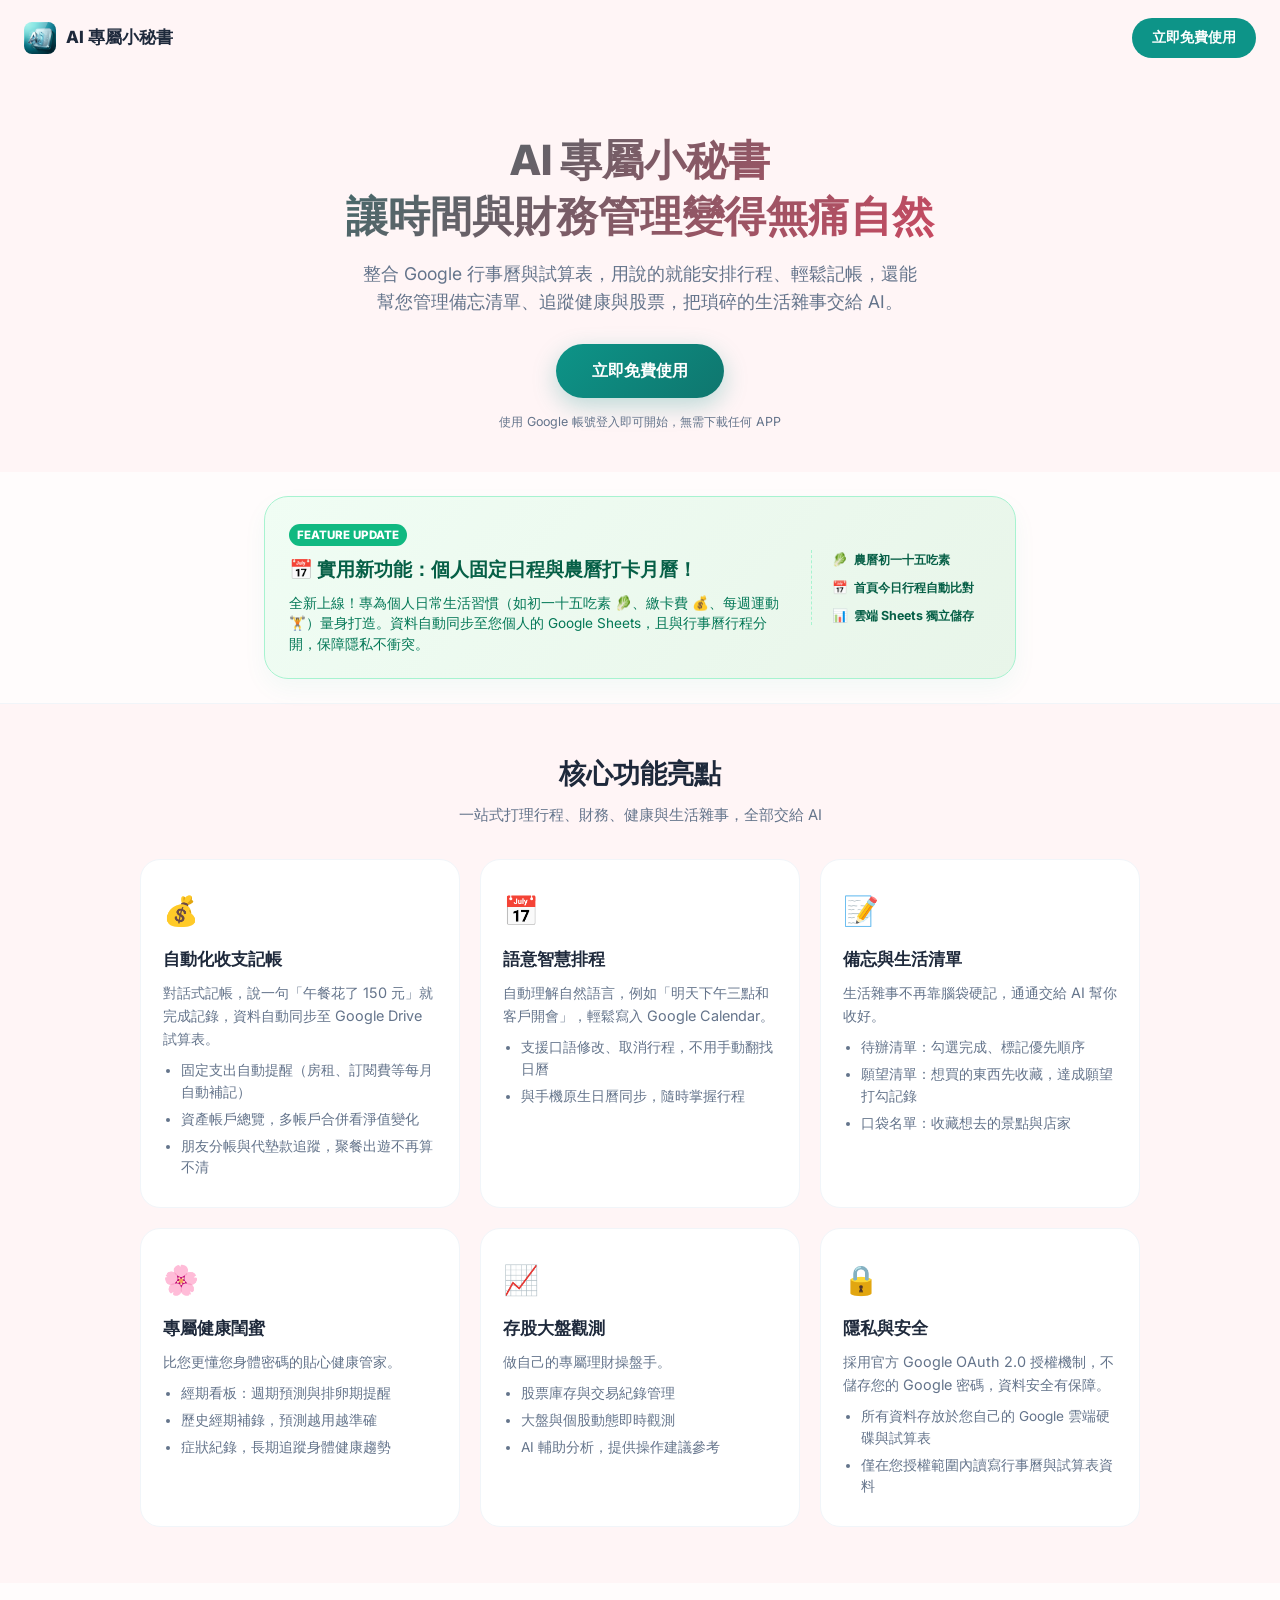
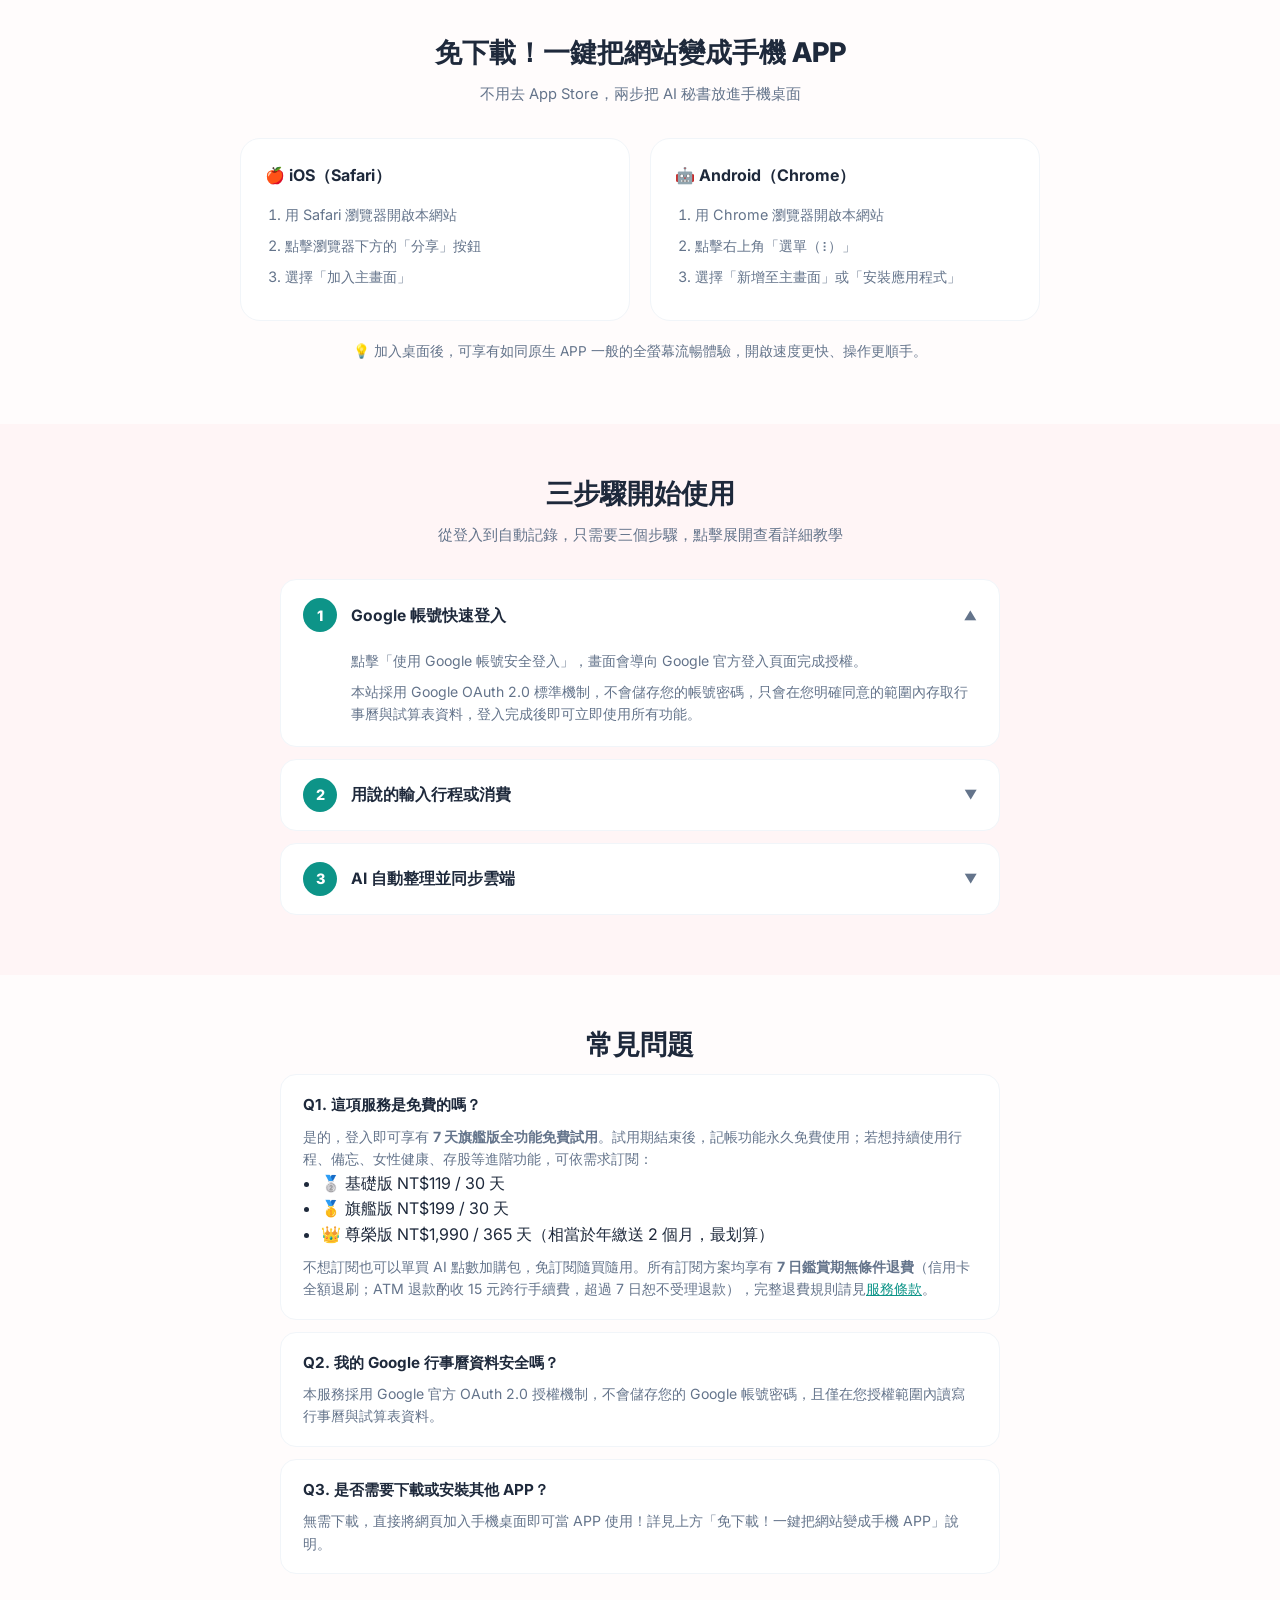
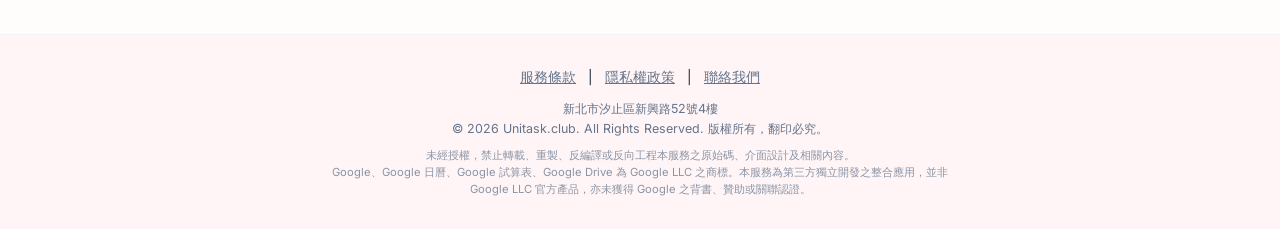
<file: templates/landing.html>
<!DOCTYPE html>
<html lang="zh-TW">
<head>
    <meta charset="UTF-8">
    <meta name="viewport" content="width=device-width, initial-scale=1.0">
    <title>AI 專屬小秘書 — 讓時間與財務管理變得無痛自然</title>
    <meta name="description" content="AI 專屬小秘書整合 Google 行事曆與試算表，用說的就能安排行程、輕鬆記帳，還能管理備忘清單、追蹤健康與股票。免下載，直接把網站加入手機桌面即可像 APP 一樣使用，採用官方 Google OAuth 授權，資料安全有保障。">
    <meta name="google-site-verification" content="deKooB9S6LrkqUbmEtQTBQxCvVrvSIBVsUMbb4dcPcc" />

    <!-- Open Graph -->
    <meta property="og:title" content="AI 專屬小秘書 — 讓時間與財務管理變得無痛自然">
    <meta property="og:description" content="整合 Google 行事曆與試算表，用說的就能安排行程、輕鬆記帳。免下載，加入手機桌面即可當 APP 使用。">
    <meta property="og:type" content="website">
    <meta property="og:image" content="/static/icons/icon.png">

    <link rel="manifest" href="/static/manifest.json">
    <meta name="theme-color" content="#fff5f6">

    <!-- iOS PWA -->
    <meta name="apple-mobile-web-app-capable" content="yes">
    <meta name="mobile-web-app-capable" content="yes">
    <meta name="apple-mobile-web-app-status-bar-style" content="black-translucent">
    <meta name="apple-mobile-web-app-title" content="UniTask">

    <link rel="apple-touch-icon" href="/static/icons/icon.png">
    <link rel="icon" type="image/png" href="/static/icons/icon.png">
    <link href="https://fonts.googleapis.com/css2?family=Inter:wght@400;500;600;700;800&display=swap" rel="stylesheet">

    <script>
        (function() {
            const savedTheme = localStorage.getItem('theme');
            if (savedTheme === 'dark') {
                document.documentElement.setAttribute('data-theme', 'dark');
            } else if (window.matchMedia && window.matchMedia('(prefers-color-scheme: dark)').matches && savedTheme !== 'light') {
                document.documentElement.setAttribute('data-theme', 'dark');
            }
        })();
    </script>

    <style>
        :root {
            --lp-bg: #fff5f6;
            --lp-bg-alt: #fffcfc;
            --lp-primary: #0d9488;
            --lp-primary-dark: #0f766e;
            --lp-accent: #f43f5e;
            --lp-text: #1e293b;
            --lp-text-muted: #64748b;
            --lp-card-bg: #ffffff;
            --lp-border: #f1f5f9;
        }
        html[data-theme="dark"] {
            --lp-bg: #0f172a;
            --lp-bg-alt: #111827;
            --lp-text: #f8fafc;
            --lp-text-muted: #94a3b8;
            --lp-card-bg: #1e293b;
            --lp-border: #334155;
        }
        * { box-sizing: border-box; }
        body {
            margin: 0;
            font-family: 'Inter', -apple-system, BlinkMacSystemFont, 'Segoe UI', Roboto, "Noto Sans TC", sans-serif;
            background: var(--lp-bg);
            color: var(--lp-text);
            line-height: 1.6;
        }
        a { color: inherit; }
        .lp-container { max-width: 1080px; margin: 0 auto; padding: 0 24px; }

        /* Nav */
        .lp-nav {
            display: flex; align-items: center; justify-content: space-between;
            padding: 18px 24px;
        }
        .lp-nav-brand { display: flex; align-items: center; gap: 10px; font-weight: 800; font-size: 1.05rem; }
        .lp-nav-brand img { width: 32px; height: 32px; border-radius: 8px; }
        .lp-nav-cta {
            padding: 9px 20px; border-radius: 999px; background: var(--lp-primary); color: #fff;
            font-weight: 700; font-size: 0.85rem; text-decoration: none; white-space: nowrap;
        }

        /* Hero */
        .lp-hero { text-align: center; padding: 56px 24px 40px; }
        .lp-hero h1 {
            font-size: clamp(1.8rem, 4.5vw, 2.6rem);
            font-weight: 800; margin: 0 0 16px; line-height: 1.35;
            background: linear-gradient(135deg, var(--lp-primary-dark), var(--lp-accent));
            -webkit-background-clip: text; background-clip: text; color: transparent;
        }
        .lp-hero p {
            font-size: clamp(0.95rem, 2vw, 1.1rem); color: var(--lp-text-muted);
            max-width: 560px; margin: 0 auto 28px;
        }
        .lp-hero-cta {
            display: inline-block; padding: 14px 36px; border-radius: 999px;
            background: linear-gradient(135deg, var(--lp-primary) 0%, var(--lp-primary-dark) 100%);
            color: #fff; font-weight: 700; font-size: 1rem; text-decoration: none;
            box-shadow: 0 8px 24px rgba(13, 148, 136, 0.28);
        }
        .lp-hero-sub-note { margin-top: 14px; font-size: 0.78rem; color: var(--lp-text-muted); }

        /* Section shared */
        .lp-section { padding: 48px 24px; }
        .lp-section-alt { background: var(--lp-bg-alt); }
        .lp-section-title {
            text-align: center; font-size: clamp(1.3rem, 3vw, 1.7rem); font-weight: 800;
            margin: 0 0 8px;
        }
        .lp-section-desc {
            text-align: center; color: var(--lp-text-muted); font-size: 0.92rem;
            max-width: 520px; margin: 0 auto 32px;
        }

        /* Features */
        .lp-grid-features {
            display: grid; grid-template-columns: repeat(auto-fit, minmax(260px, 1fr)); gap: 20px;
            max-width: 1000px; margin: 0 auto;
        }
        .lp-card {
            background: var(--lp-card-bg); border: 1px solid var(--lp-border); border-radius: 20px;
            padding: 28px 22px; text-align: left;
        }
        .lp-card .lp-emoji { font-size: 1.8rem; margin-bottom: 12px; display: block; }
        .lp-card h3 { margin: 0 0 8px; font-size: 1.05rem; font-weight: 700; }
        .lp-card p { margin: 0 0 10px; color: var(--lp-text-muted); font-size: 0.9rem; }
        .lp-card p:last-child { margin-bottom: 0; }
        .lp-card-list { margin: 10px 0 0; padding-left: 18px; color: var(--lp-text-muted); font-size: 0.85rem; }
        .lp-card-list li { margin-bottom: 5px; }
        .lp-card-list li:last-child { margin-bottom: 0; }

        /* PWA steps */
        .lp-pwa-grid {
            display: grid; grid-template-columns: 1fr 1fr; gap: 20px; max-width: 800px; margin: 0 auto;
        }
        @media (max-width: 700px) { .lp-pwa-grid { grid-template-columns: 1fr; } }
        .lp-pwa-card {
            background: var(--lp-card-bg); border: 1px solid var(--lp-border); border-radius: 20px; padding: 24px;
        }
        .lp-pwa-card h3 { margin: 0 0 14px; font-size: 1rem; font-weight: 700; display: flex; align-items: center; gap: 8px; }
        .lp-pwa-card ol { margin: 0; padding-left: 20px; color: var(--lp-text-muted); font-size: 0.9rem; }
        .lp-pwa-card li { margin-bottom: 8px; }
        .lp-pwa-note {
            text-align: center; margin-top: 20px; font-size: 0.85rem; color: var(--lp-text-muted);
            max-width: 600px; margin-left: auto; margin-right: auto;
        }

        /* How it works：可展開的教學手風琴 */
        .lp-accordion { max-width: 720px; margin: 0 auto; }
        .lp-accordion-item {
            border: 1px solid var(--lp-border); border-radius: 16px; margin-bottom: 12px;
            background: var(--lp-card-bg); overflow: hidden;
        }
        .lp-accordion-item summary {
            list-style: none; cursor: pointer; padding: 18px 22px;
            display: flex; align-items: center; gap: 14px; font-weight: 700; font-size: 0.98rem;
        }
        .lp-accordion-item summary::-webkit-details-marker { display: none; }
        .lp-accordion-num {
            flex-shrink: 0; width: 34px; height: 34px; border-radius: 50%; background: var(--lp-primary);
            color: #fff; display: flex; align-items: center; justify-content: center;
            font-weight: 800; font-size: 0.9rem;
        }
        .lp-accordion-caret {
            margin-left: auto; color: var(--lp-text-muted); font-size: 0.8rem; transition: transform 0.2s;
            flex-shrink: 0;
        }
        .lp-accordion-item[open] .lp-accordion-caret { transform: rotate(180deg); }
        .lp-accordion-body {
            padding: 0 22px 20px 70px; color: var(--lp-text-muted); font-size: 0.88rem;
        }
        .lp-accordion-body p { margin: 0 0 8px; }
        .lp-accordion-body p:last-child { margin-bottom: 0; }

        /* FAQ */
        .lp-faq { max-width: 720px; margin: 0 auto; }
        .lp-faq-item {
            border: 1px solid var(--lp-border); border-radius: 16px; padding: 18px 22px; margin-bottom: 12px;
            background: var(--lp-card-bg);
        }
        .lp-faq-item h3 { margin: 0 0 8px; font-size: 0.95rem; font-weight: 700; }
        .lp-faq-item p { margin: 0; font-size: 0.88rem; color: var(--lp-text-muted); }

        /* Ad slot placeholder (Phase 3 會放實際 AdSense 版位) */
        .lp-ad-slot {
            max-width: 728px; margin: 8px auto 0; min-height: 0;
        }

        /* Footer */
        .lp-footer {
            padding: 32px 24px; text-align: center; border-top: 1px solid var(--lp-border);
        }
        .lp-footer-links { margin-bottom: 10px; font-size: 0.85rem; }
        .lp-footer-links a { text-decoration: underline; margin: 0 8px; color: var(--lp-text-muted); }
        .lp-footer-copy { font-size: 0.78rem; color: var(--lp-text-muted); }
        .lp-footer-legal {
            font-size: 0.7rem; color: var(--lp-text-muted); opacity: 0.75;
            max-width: 640px; margin: 8px auto 0; line-height: 1.5;
        }
    </style>
</head>
<body>

    <nav class="lp-nav">
        <div class="lp-nav-brand">
            <img src="/static/icons/icon.png" alt="AI 專屬小秘書">
            <span>AI 專屬小秘書</span>
        </div>
        <a href="/login" class="lp-nav-cta">立即免費使用</a>
    </nav>

    <!-- 1. Hero Section -->
    <header class="lp-hero">
        <div class="lp-container">
            <h1>AI 專屬小秘書<br>讓時間與財務管理變得無痛自然</h1>
            <p>整合 Google 行事曆與試算表，用說的就能安排行程、輕鬆記帳，還能幫您管理備忘清單、追蹤健康與股票，把瑣碎的生活雜事交給 AI。</p>
            <a href="/login" class="lp-hero-cta">立即免費使用</a>
            <div class="lp-hero-sub-note">使用 Google 帳號登入即可開始，無需下載任何 APP</div>
        </div>
    </header>

    <!-- 🚀 中間新功能宣傳區塊 (V18.0) -->
    <section class="lp-section lp-section-alt" style="padding: 24px 24px; border-bottom: 1.5px solid var(--lp-border); background: var(--lp-bg-alt);">
        <div class="lp-container" style="max-width: 800px;">
            <div style="background: linear-gradient(135deg, #f0fdf4 0%, #e8f5e9 100%); border: 1.5px solid #a7f3d0; border-radius: 24px; padding: 24px; box-shadow: 0 10px 25px rgba(16, 185, 129, 0.05); text-align: left; display: flex; align-items: center; gap: 20px; flex-wrap: wrap;">
                <div style="flex: 1; min-width: 280px;">
                    <span style="font-size: 0.72rem; background: #10b981; color: white; padding: 2px 8px; border-radius: 99px; font-weight: 800; display: inline-block; margin-bottom: 8px;">FEATURE UPDATE</span>
                    <h3 style="margin: 0 0 8px 0; font-size: 1.2rem; font-weight: 800; color: #065f46;">📅 實用新功能：個人固定日程與農曆打卡月曆！</h3>
                    <p style="margin: 0; font-size: 0.85rem; color: #047857; line-height: 1.5;">
                        全新上線！專為個人日常生活習慣（如初一十五吃素 🥬、繳卡費 💰、每週運動 🏋️）量身打造。資料自動同步至您個人的 Google Sheets，且與行事曆行程分開，保障隱私不衝突。
                    </p>
                </div>
                <div style="display: flex; flex-direction: column; gap: 8px; align-items: flex-start; border-left: 1.5px dashed #a7f3d0; padding-left: 20px; min-width: 180px;">
                    <div style="font-size: 0.78rem; color: #065f46; font-weight: 700; display: flex; align-items: center; gap: 6px;">
                        <span>🥬</span> 農曆初一十五吃素
                    </div>
                    <div style="font-size: 0.78rem; color: #065f46; font-weight: 700; display: flex; align-items: center; gap: 6px;">
                        <span>📅</span> 首頁今日行程自動比對
                    </div>
                    <div style="font-size: 0.78rem; color: #065f46; font-weight: 700; display: flex; align-items: center; gap: 6px;">
                        <span>📊</span> 雲端 Sheets 獨立儲存
                    </div>
                </div>
            </div>
        </div>
    </section>

    <!-- 2. Features Section -->
    <section class="lp-section" id="features">
        <h2 class="lp-section-title">核心功能亮點</h2>
        <p class="lp-section-desc">一站式打理行程、財務、健康與生活雜事，全部交給 AI</p>
        <div class="lp-grid-features">
            <div class="lp-card">
                <span class="lp-emoji">💰</span>
                <h3>自動化收支記帳</h3>
                <p>對話式記帳，說一句「午餐花了 150 元」就完成記錄，資料自動同步至 Google Drive 試算表。</p>
                <ul class="lp-card-list">
                    <li>固定支出自動提醒（房租、訂閱費等每月自動補記）</li>
                    <li>資產帳戶總覽，多帳戶合併看淨值變化</li>
                    <li>朋友分帳與代墊款追蹤，聚餐出遊不再算不清</li>
                </ul>
            </div>
            <div class="lp-card">
                <span class="lp-emoji">📅</span>
                <h3>語意智慧排程</h3>
                <p>自動理解自然語言，例如「明天下午三點和客戶開會」，輕鬆寫入 Google Calendar。</p>
                <ul class="lp-card-list">
                    <li>支援口語修改、取消行程，不用手動翻找日曆</li>
                    <li>與手機原生日曆同步，隨時掌握行程</li>
                </ul>
            </div>
            <div class="lp-card">
                <span class="lp-emoji">📝</span>
                <h3>備忘與生活清單</h3>
                <p>生活雜事不再靠腦袋硬記，通通交給 AI 幫你收好。</p>
                <ul class="lp-card-list">
                    <li>待辦清單：勾選完成、標記優先順序</li>
                    <li>願望清單：想買的東西先收藏，達成願望打勾記錄</li>
                    <li>口袋名單：收藏想去的景點與店家</li>
                </ul>
            </div>
            <div class="lp-card">
                <span class="lp-emoji">🌸</span>
                <h3>專屬健康閨蜜</h3>
                <p>比您更懂您身體密碼的貼心健康管家。</p>
                <ul class="lp-card-list">
                    <li>經期看板：週期預測與排卵期提醒</li>
                    <li>歷史經期補錄，預測越用越準確</li>
                    <li>症狀紀錄，長期追蹤身體健康趨勢</li>
                </ul>
            </div>
            <div class="lp-card">
                <span class="lp-emoji">📈</span>
                <h3>存股大盤觀測</h3>
                <p>做自己的專屬理財操盤手。</p>
                <ul class="lp-card-list">
                    <li>股票庫存與交易紀錄管理</li>
                    <li>大盤與個股動態即時觀測</li>
                    <li>AI 輔助分析，提供操作建議參考</li>
                </ul>
            </div>
            <div class="lp-card">
                <span class="lp-emoji">🔒</span>
                <h3>隱私與安全</h3>
                <p>採用官方 Google OAuth 2.0 授權機制，不儲存您的 Google 密碼，資料安全有保障。</p>
                <ul class="lp-card-list">
                    <li>所有資料存放於您自己的 Google 雲端硬碟與試算表</li>
                    <li>僅在您授權範圍內讀寫行事曆與試算表資料</li>
                </ul>
            </div>
        </div>
    </section>

    <!-- Ad slot placeholder：Phase 3 會在此放置實際 AdSense 版位 -->
    <div class="lp-ad-slot"></div>

    <!-- 3. PWA Section -->
    <section class="lp-section lp-section-alt" id="pwa">
        <h2 class="lp-section-title">免下載！一鍵把網站變成手機 APP</h2>
        <p class="lp-section-desc">不用去 App Store，兩步把 AI 秘書放進手機桌面</p>
        <div class="lp-pwa-grid">
            <div class="lp-pwa-card">
                <h3>🍎 iOS（Safari）</h3>
                <ol>
                    <li>用 Safari 瀏覽器開啟本網站</li>
                    <li>點擊瀏覽器下方的「分享」按鈕</li>
                    <li>選擇「加入主畫面」</li>
                </ol>
            </div>
            <div class="lp-pwa-card">
                <h3>🤖 Android（Chrome）</h3>
                <ol>
                    <li>用 Chrome 瀏覽器開啟本網站</li>
                    <li>點擊右上角「選單（⋮）」</li>
                    <li>選擇「新增至主畫面」或「安裝應用程式」</li>
                </ol>
            </div>
        </div>
        <p class="lp-pwa-note">💡 加入桌面後，可享有如同原生 APP 一般的全螢幕流暢體驗，開啟速度更快、操作更順手。</p>
    </section>

    <!-- 4. How It Works Section -->
    <section class="lp-section" id="how-it-works">
        <h2 class="lp-section-title">三步驟開始使用</h2>
        <p class="lp-section-desc">從登入到自動記錄，只需要三個步驟，點擊展開查看詳細教學</p>
        <div class="lp-accordion">
            <details class="lp-accordion-item" open>
                <summary>
                    <span class="lp-accordion-num">1</span>
                    <span>Google 帳號快速登入</span>
                    <span class="lp-accordion-caret">▼</span>
                </summary>
                <div class="lp-accordion-body">
                    <p>點擊「使用 Google 帳號安全登入」，畫面會導向 Google 官方登入頁面完成授權。</p>
                    <p>本站採用 Google OAuth 2.0 標準機制，不會儲存您的帳號密碼，只會在您明確同意的範圍內存取行事曆與試算表資料，登入完成後即可立即使用所有功能。</p>
                </div>
            </details>
            <details class="lp-accordion-item">
                <summary>
                    <span class="lp-accordion-num">2</span>
                    <span>用說的輸入行程或消費</span>
                    <span class="lp-accordion-caret">▼</span>
                </summary>
                <div class="lp-accordion-body">
                    <p>在主畫面的對話框直接輸入自然語言，例如「明天下午三點和客戶開會」或「午餐花了 150 元」。</p>
                    <p>AI 會自動判斷這是「行程」還是「記帳」需求，並解析出時間、地點、金額、分類等細節，不需要手動填寫複雜表單。</p>
                </div>
            </details>
            <details class="lp-accordion-item">
                <summary>
                    <span class="lp-accordion-num">3</span>
                    <span>AI 自動整理並同步雲端</span>
                    <span class="lp-accordion-caret">▼</span>
                </summary>
                <div class="lp-accordion-body">
                    <p>解析完成後，行程會直接寫入您的 Google Calendar，消費紀錄會同步更新到您 Google Drive 裡的試算表。</p>
                    <p>所有資料都存放在您自己的 Google 帳號中，隨時可以用手機、電腦查看與編輯，換裝置也不會遺失。</p>
                </div>
            </details>
        </div>
    </section>

    <!-- 5. FAQ Section -->
    <section class="lp-section lp-section-alt" id="faq">
        <h2 class="lp-section-title">常見問題</h2>
        <div class="lp-faq">
            <div class="lp-faq-item">
                <h3>Q1. 這項服務是免費的嗎？</h3>
                <p>是的，登入即可享有 <strong>7 天旗艦版全功能免費試用</strong>。試用期結束後，記帳功能永久免費使用；若想持續使用行程、備忘、女性健康、存股等進階功能，可依需求訂閱：</p>
                <ul style="margin: 0 0 8px; padding-left: 18px;">
                    <li>🥈 基礎版 NT$119 / 30 天</li>
                    <li>🥇 旗艦版 NT$199 / 30 天</li>
                    <li>👑 尊榮版 NT$1,990 / 365 天（相當於年繳送 2 個月，最划算）</li>
                </ul>
                <p>不想訂閱也可以單買 AI 點數加購包，免訂閱隨買隨用。所有訂閱方案均享有 <strong>7 日鑑賞期無條件退費</strong>（信用卡全額退刷；ATM 退款酌收 15 元跨行手續費，超過 7 日恕不受理退款），完整退費規則請見<a href="/terms" style="color: #0d9488; text-decoration: underline;">服務條款</a>。</p>
            </div>
            <div class="lp-faq-item">
                <h3>Q2. 我的 Google 行事曆資料安全嗎？</h3>
                <p>本服務採用 Google 官方 OAuth 2.0 授權機制，不會儲存您的 Google 帳號密碼，且僅在您授權範圍內讀寫行事曆與試算表資料。</p>
            </div>
            <div class="lp-faq-item">
                <h3>Q3. 是否需要下載或安裝其他 APP？</h3>
                <p>無需下載，直接將網頁加入手機桌面即可當 APP 使用！詳見上方「免下載！一鍵把網站變成手機 APP」說明。</p>
            </div>
        </div>
    </section>

    <!-- 6. Footer Section -->
    <footer class="lp-footer">
        <div class="lp-footer-links">
            <a href="/terms">服務條款</a> |
            <a href="/privacy">隱私權政策</a> |
            <a href="mailto:ulir976272866@gmail.com">聯絡我們</a>
        </div>
        <div class="lp-footer-copy">新北市汐止區新興路52號4樓</div>
        <div class="lp-footer-copy">© 2026 Unitask.club. All Rights Reserved. 版權所有，翻印必究。</div>
        <div class="lp-footer-legal">
            未經授權，禁止轉載、重製、反編譯或反向工程本服務之原始碼、介面設計及相關內容。<br>
            Google、Google 日曆、Google 試算表、Google Drive 為 Google LLC 之商標。本服務為第三方獨立開發之整合應用，並非 Google LLC 官方產品，亦未獲得 Google 之背書、贊助或關聯認證。
        </div>
    </footer>
</body>
</html>
</file>
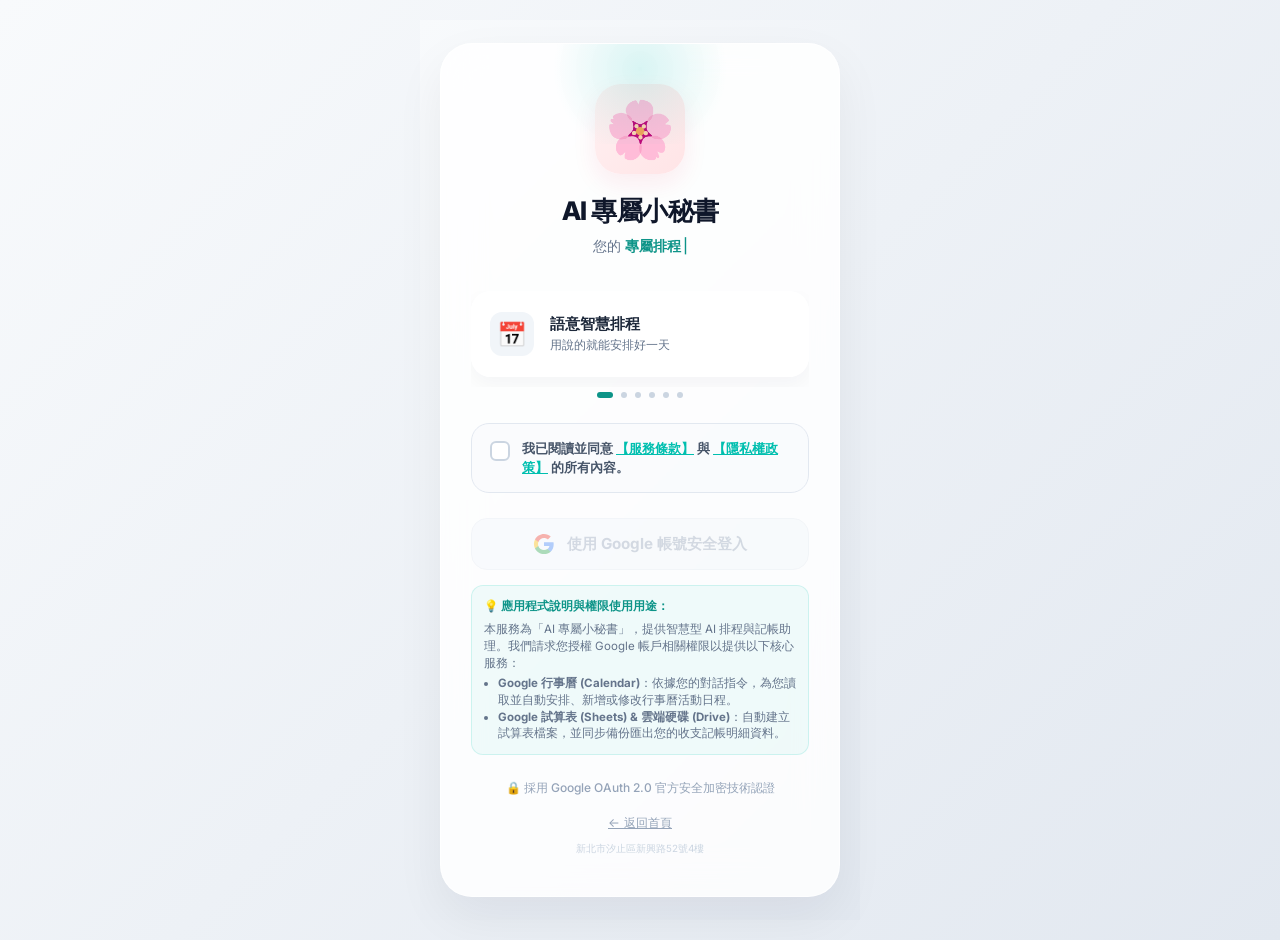
<file: templates/login.html>
<!DOCTYPE html>
<html lang="zh-TW">
<head>
    <meta charset="UTF-8">
    <meta name="viewport" content="width=device-width, initial-scale=1.0, maximum-scale=1.0, user-scalable=no, viewport-fit=cover">
    <title>登入 - AI 專屬小秘書</title>
    <meta name="description" content="使用 Google 帳號安全登入 AI 專屬小秘書，開始智慧排程與自動記帳。">
    <meta name="robots" content="noindex, follow">
    <!-- 🚫 登入頁依 AdSense 規範不放置任何廣告，此頁刻意不載入 AdSense SDK -->
    <link rel="manifest" href="/static/manifest.json">
    <meta name="theme-color" content="#fff5f6">

    <!-- iOS PWA Standalone Mode -->
    <meta name="apple-mobile-web-app-capable" content="yes">
    <meta name="mobile-web-app-capable" content="yes">
    <meta name="apple-mobile-web-app-status-bar-style" content="black-translucent">
    <meta name="apple-mobile-web-app-title" content="UniTask">

    <link rel="stylesheet" href="/static/css/style.css?v=12.3">
    <link rel="apple-touch-icon" href="/static/icons/icon.png">
    <link rel="icon" type="image/png" href="/static/icons/icon.png">
    <link href="https://fonts.googleapis.com/css2?family=Inter:wght@400;500;600;700;800&display=swap" rel="stylesheet">

    <script>
        // ☀️🌙 初始化深色模式 (立即執行以防止畫面閃爍 FOUC)
        (function() {
            const savedTheme = localStorage.getItem('theme');
            if (savedTheme === 'dark') {
                document.documentElement.setAttribute('data-theme', 'dark');
            } else if (savedTheme === 'light') {
                document.documentElement.setAttribute('data-theme', 'light');
            } else if (window.matchMedia && window.matchMedia('(prefers-color-scheme: dark)').matches) {
                document.documentElement.setAttribute('data-theme', 'dark');
            }
        })();
    </script>
    <style>
        html, body {
            background-color: #fff5f6;
            margin: 0;
            padding: 0;
        }
    </style>
</head>
<body>
    <!-- 美輪美奐的莫蘭迪高質感登入首頁 (Morandi Premium Login Card) -->
    <div id="login-container">
        <div class="login-card">
            <!-- 奢華漸層裝飾背景 -->
            <div class="login-header-glow"></div>
            <div class="login-icon">🌸</div>
            <h2>AI 專屬小秘書</h2>
            <p class="login-subtitle">
                您的 <span id="typewriter-text" style="color: #0d9488; font-weight: 700;">隱私智慧生活管家</span><span class="cursor">|</span>
            </p>

            <div class="login-carousel-wrapper">
                <div class="login-carousel" id="loginCarousel">
                    <div class="carousel-item">
                        <span class="feature-emoji">📅</span>
                        <div class="feature-text">
                            <strong>語意智慧排程</strong>
                            <span>用說的就能安排好一天</span>
                        </div>
                    </div>
                    <div class="carousel-item">
                        <span class="feature-emoji">💰</span>
                        <div class="feature-text">
                            <strong>雲端財務管家</strong>
                            <span>每一分錢都有它的歸屬</span>
                        </div>
                    </div>
                    <div class="carousel-item">
                        <span class="feature-emoji">📈</span>
                        <div class="feature-text">
                            <strong>存股大盤觀測</strong>
                            <span>做自己的專屬理財操盤手</span>
                        </div>
                    </div>
                    <div class="carousel-item">
                        <span class="feature-emoji">🌸</span>
                        <div class="feature-text">
                            <strong>專屬健康閨蜜</strong>
                            <span>比您更懂您的身體密碼</span>
                        </div>
                    </div>
                    <div class="carousel-item">
                        <span class="feature-emoji">🛒</span>
                        <div class="feature-text">
                            <strong>靈感口袋名單</strong>
                            <span>收納生活中的每個悸動</span>
                        </div>
                    </div>
                    <div class="carousel-item">
                        <span class="feature-emoji">🔒</span>
                        <div class="feature-text">
                            <strong>絕對隱私安全</strong>
                            <span>您的數據只屬於您自己</span>
                        </div>
                    </div>
                </div>
                <div class="carousel-indicators" id="carouselIndicators">
                    <span class="dot active"></span>
                    <span class="dot"></span>
                    <span class="dot"></span>
                    <span class="dot"></span>
                    <span class="dot"></span>
                    <span class="dot"></span>
                </div>
            </div>

            <!-- 服務條款與隱私權政策同意區域 -->
            <div class="nda-checkbox-container">
                <label class="nda-checkbox-label">
                    <input type="checkbox" id="nda-agreement" onchange="toggleLoginButton(this.checked)">
                    <span class="checkbox-custom"></span>
                    <span class="nda-text">
                        我已閱讀並同意 <a href="/terms" target="_blank" style="color: #00bfaf; text-decoration: underline; font-weight: 700;">【服務條款】</a> 與 <a href="/privacy" target="_blank" style="color: #00bfaf; text-decoration: underline; font-weight: 700;">【隱私權政策】</a> 的所有內容。
                    </span>
                </label>
            </div>

            <!-- Google OAuth 2.0 登入按鈕 -->
            <a href="/auth/google" id="google-login-btn" class="google-btn disabled" onclick="handleLoginClick(event)">
                <svg class="google-logo" viewBox="0 0 24 24">
                    <path fill="#4285F4" d="M22.56 12.25c0-.78-.07-1.53-.2-2.25H12v4.26h5.92c-.26 1.37-1.04 2.53-2.21 3.31v2.77h3.57c2.08-1.92 3.28-4.74 3.28-8.09z"/>
                    <path fill="#34A853" d="M12 23c2.97 0 5.46-.98 7.28-2.66l-3.57-2.77c-.98.66-2.23 1.06-3.71 1.06-2.86 0-5.29-1.93-6.16-4.53H2.18v2.84C3.99 20.53 7.7 23 12 23z"/>
                    <path fill="#FBBC05" d="M5.84 14.09c-.22-.66-.35-1.36-.35-2.09s.13-1.43.35-2.09V7.06H2.18C1.43 8.55 1 10.22 1 12s.43 3.45 1.18 4.94l2.85-2.22.81-.63z"/>
                    <path fill="#EA4335" d="M12 5.38c1.62 0 3.06.56 4.21 1.64l3.15-3.15C17.45 2.09 14.97 1 12 1 7.7 1 3.99 3.47 2.18 7.06l3.66 2.84c.87-2.6 3.3-4.53 6.16-4.53z"/>
                </svg>
                <span>使用 Google 帳號安全登入</span>
            </a>
            <!-- 💡 應用程式說明與權限使用用途 (滿足 Google 審查要求) 💡 -->
            <div style="font-size: 0.72rem; color: #64748b; margin-top: 15px; text-align: left; padding: 12px; background: rgba(0, 191, 175, 0.05); border-radius: 12px; border: 1px solid rgba(0, 191, 175, 0.15); line-height: 1.45;">
                <p style="margin: 0 0 6px 0; font-weight: 700; color: #0d9488;">💡 應用程式說明與權限使用用途：</p>
                <p style="margin: 0 0 4px 0;">本服務為「AI 專屬小秘書」，提供智慧型 AI 排程與記帳助理。我們請求您授權 Google 帳戶相關權限以提供以下核心服務：</p>
                <ul style="margin: 0; padding-left: 14px;">
                    <li><strong>Google 行事曆 (Calendar)</strong>：依據您的對話指令，為您讀取並自動安排、新增或修改行事曆活動日程。</li>
                    <li><strong>Google 試算表 (Sheets) & 雲端硬碟 (Drive)</strong>：自動建立試算表檔案，並同步備份匯出您的收支記帳明細資料。</li>
                </ul>
            </div>

            <div class="login-footer-info">
                🔒 採用 Google OAuth 2.0 官方安全加密技術認證
            </div>

            <div style="margin-top: 14px; text-align: center;">
                <a href="/" style="font-size: 0.78rem; color: #94a3b8; text-decoration: underline;">← 返回首頁</a>
            </div>
            <div style="margin-top: 10px; text-align: center; font-size: 0.62rem; color: #cbd5e1;">
                新北市汐止區新興路52號4樓
            </div>
        </div>
    </div>

    <!-- 數位保密協議完整條款彈窗 -->
    <div id="loginNdaModal" class="modal-backdrop" style="z-index: 9999;">
        <div class="modal-content" style="max-width: 340px; border-radius: 24px; padding: 25px;">
            <h3 style="font-size: 1.1rem; font-weight: 800; color: #0f172a; margin-bottom: 15px; text-align: center;">🌸 Beta 測試保密同意書 🌸</h3>
            <div style="font-size: 0.82rem; color: #475569; line-height: 1.6; max-height: 250px; overflow-y: auto; text-align: left; padding: 12px; background: #f8fafc; border-radius: 14px; margin-bottom: 20px; border: 1px solid #f1f5f9;">
                <p style="margin-top: 0;">歡迎參與私密 Beta 測試！本軟體之技術（包括「生理感知 AI 風格自適應」與「自訂指令集動態注入」）正在申請專利中。</p>
                <p><strong>您承諾並同意：</strong></p>
                <p>1. <strong>絕對保密</strong>：不以 any 形式將本軟體的畫面、功能描述、操作流程向任何第三方透露。</p>
                <p>2. <strong>禁止外傳</strong>：**嚴禁進行任何形式的螢幕截圖、錄影**，或將相關圖片影片分享至社群平台（FB、IG、Threads 等）。</p>
                <p>3. <strong>防偽浮水印</strong>：系統會在您登入後，在畫面上自動鋪滿包含您 Email 的動態半透明浮水印，若截圖外流將會直接顯示洩密者身分。</p>
                <p style="margin-bottom: 0;">點擊關閉並勾選同意即視為您已完整閱讀並願意負擔相應之保密義務與法律責任。</p>
            </div>
            <button onclick="closeLoginNdaModal()" style="width: 100%; padding: 12px; border-radius: 16px; border: none; background: linear-gradient(135deg, #00bfaf 0%, #0d9488 100%); color: white; font-weight: 700; font-size: 0.9rem; cursor: pointer; box-shadow: 0 4px 15px rgba(13, 148, 136, 0.35);">我已閱讀並明白</button>
        </div>
    </div>

    <script>
        // Google OAuth 2.0 登入頁面與安全機制互動邏輯
        window.toggleLoginButton = (checked) => {
            const btn = document.getElementById('google-login-btn');
            if (!btn) return;
            if (checked) {
                btn.classList.remove('disabled');
            } else {
                btn.classList.add('disabled');
            }
        };

        window.isInAppBrowser = () => {
            const ua = navigator.userAgent || navigator.vendor || window.opera;
            // 偵測常見的 In-App Browser：LINE, Facebook, Instagram, Messenger, WeChat 等
            return /FBAV|FBAN|FBIOS|FB_IAB|Instagram|Line|Threads|MicroMessenger/i.test(ua);
        };

        window.handleLoginClick = (e) => {
            const btn = document.getElementById('google-login-btn');
            if (btn && btn.classList.contains('disabled')) {
                e.preventDefault();
                return;
            }

            // 檢查是否為 In-App Browser (避免 Google OAuth 403 disallowed_useragent 錯誤)
            if (window.isInAppBrowser()) {
                e.preventDefault();
                alert('⚠️ 安全限制提醒 ⚠️\n\n您目前正在使用 LINE/FB 等內建瀏覽器，Google 會基於安全考量封鎖登入 (Error 403)。\n\n👉 請點擊右上角或右下角的選單按鈕 (⋮ 或 ⋯)\n👉 選擇「使用 Safari 開啟」或「使用 Chrome 開啟」\n\n這樣才能順利登入喔！');
            }
        };

        window.openNdaModal = (e) => {
            if (e) e.preventDefault();
            const modal = document.getElementById('loginNdaModal');
            if (modal) modal.style.display = 'flex';
        };

        window.closeLoginNdaModal = () => {
            const modal = document.getElementById('loginNdaModal');
            if (modal) modal.style.display = 'none';
        };

        // Typewriter Effect
        const phrases = ["專屬排程秘書", "雲端財務管家", "貼心健康閨蜜", "大盤觀測樞紐", "隱私生活管家"];
        let phraseIndex = 0;
        let charIndex = 0;
        let isDeleting = false;
        const twEl = document.getElementById("typewriter-text");

        function typeWriter() {
            if (!twEl) return;
            const currentPhrase = phrases[phraseIndex];

            if (isDeleting) {
                twEl.innerText = currentPhrase.substring(0, charIndex - 1);
                charIndex--;
            } else {
                twEl.innerText = currentPhrase.substring(0, charIndex + 1);
                charIndex++;
            }

            let typeSpeed = isDeleting ? 40 : 100;

            if (!isDeleting && charIndex === currentPhrase.length) {
                typeSpeed = 2000;
                isDeleting = true;
            } else if (isDeleting && charIndex === 0) {
                isDeleting = false;
                phraseIndex = (phraseIndex + 1) % phrases.length;
                typeSpeed = 500;
            }
            setTimeout(typeWriter, typeSpeed);
        }
        if (document.getElementById("typewriter-text")) setTimeout(typeWriter, 1000);

        // Carousel Logic
        const carousel = document.getElementById('loginCarousel');
        const dots = document.querySelectorAll('.carousel-indicators .dot');
        let autoScrollTimer;

        if (carousel && dots.length > 0) {
            const updateDots = () => {
                const index = Math.round(carousel.scrollLeft / carousel.offsetWidth);
                dots.forEach((dot, i) => {
                    dot.classList.toggle('active', i === index);
                });
            };

            carousel.addEventListener('scroll', updateDots);

            const startAutoScroll = () => {
                autoScrollTimer = setInterval(() => {
                    let nextIndex = Math.round(carousel.scrollLeft / carousel.offsetWidth) + 1;
                    if (nextIndex >= dots.length) {
                        carousel.scrollTo({ left: 0, behavior: 'smooth' });
                    } else {
                        carousel.scrollTo({ left: nextIndex * carousel.offsetWidth, behavior: 'smooth' });
                    }
                }, 3500);
            };

            const stopAutoScroll = () => clearInterval(autoScrollTimer);

            carousel.addEventListener('touchstart', stopAutoScroll, {passive: true});
            carousel.addEventListener('touchend', startAutoScroll);
            carousel.addEventListener('mouseenter', stopAutoScroll);
            carousel.addEventListener('mouseleave', startAutoScroll);

            setTimeout(startAutoScroll, 1000);
        }
    </script>
</body>
</html>
</file>
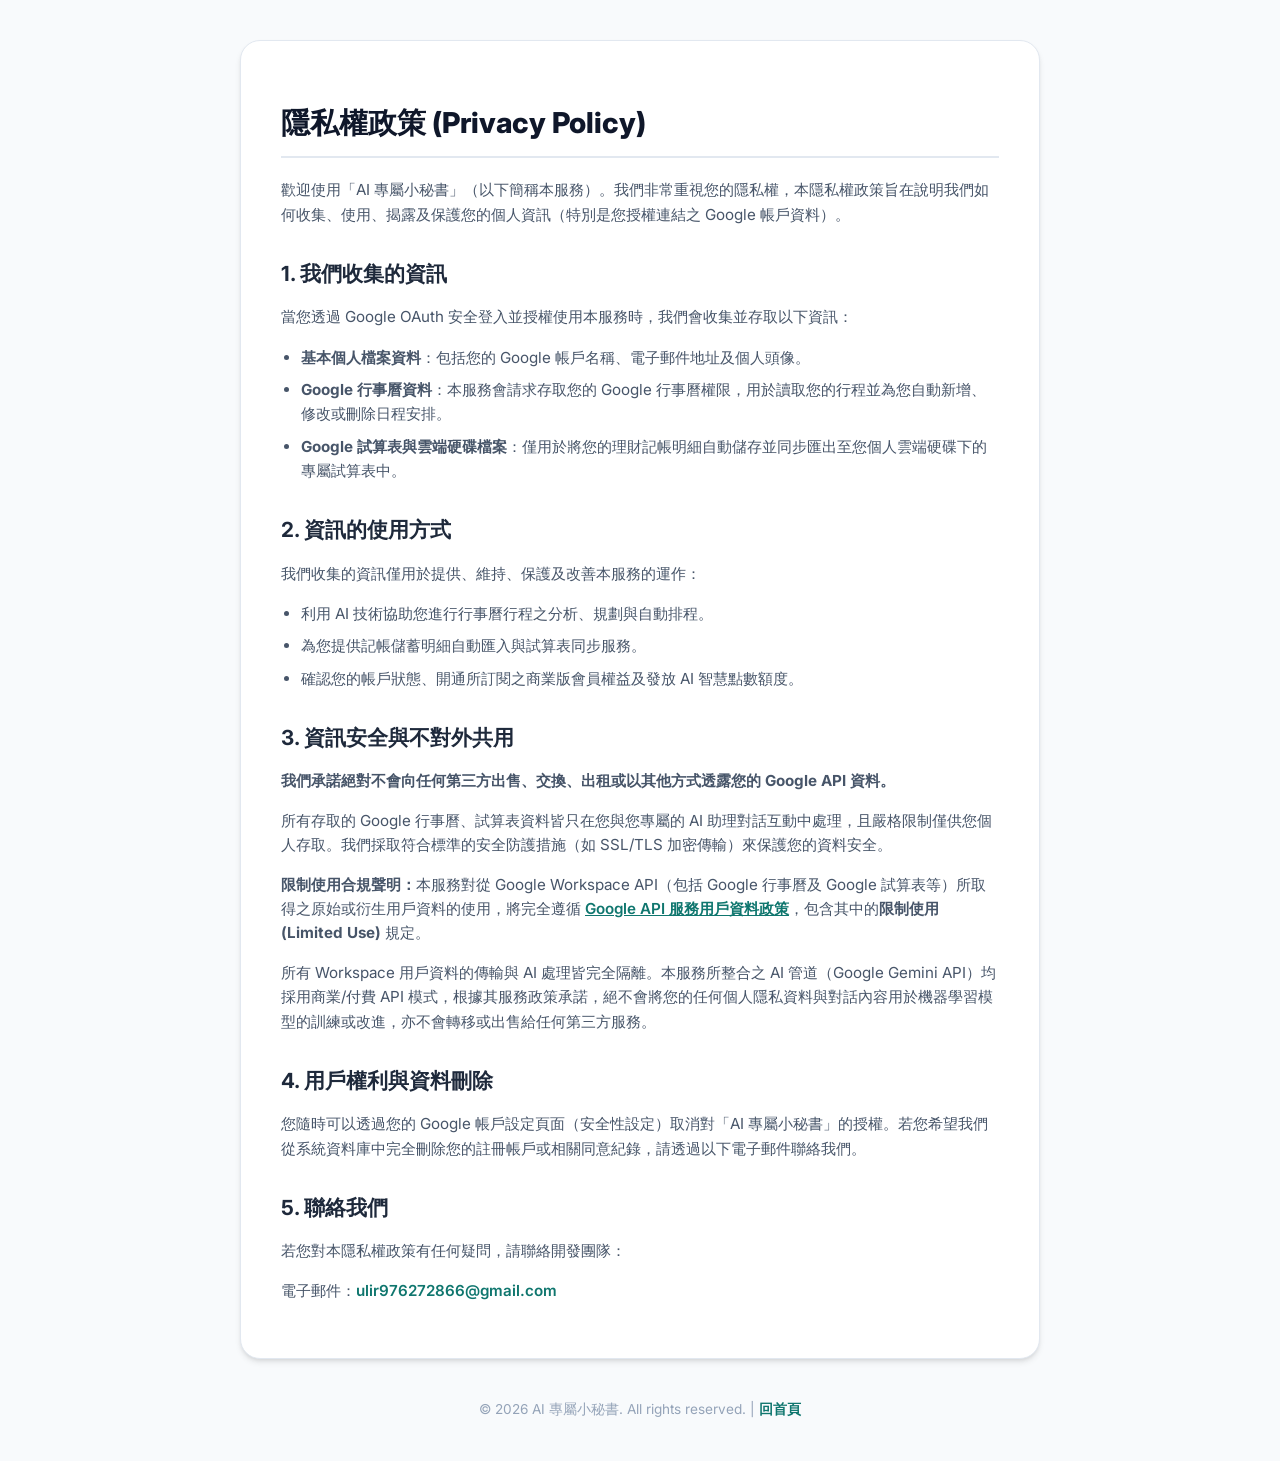
<file: templates/privacy.html>
<!DOCTYPE html>
<html lang="zh-TW">
<head>
    <meta charset="UTF-8">
    <meta name="viewport" content="width=device-width, initial-scale=1.0">
    <title>隱私權政策 - AI 專屬小秘書</title>
    <link href="https://fonts.googleapis.com/css2?family=Inter:wght@400;500;600;700&display=swap" rel="stylesheet">
    <style>
        body {
            font-family: 'Inter', -apple-system, BlinkMacSystemFont, "Segoe UI", Roboto, sans-serif;
            line-height: 1.6;
            color: #334155;
            max-width: 800px;
            margin: 0 auto;
            padding: 40px 20px;
            background-color: #f8fafc;
        }
        .container {
            background-color: #ffffff;
            padding: 40px;
            border-radius: 20px;
            box-shadow: 0 4px 6px -1px rgb(0 0 0 / 0.1), 0 2px 4px -2px rgb(0 0 0 / 0.1);
            border: 1px solid #e2e8f0;
        }
        h1 {
            color: #0f172a;
            font-size: 1.8rem;
            font-weight: 800;
            margin-bottom: 20px;
            border-bottom: 2px solid #e2e8f0;
            padding-bottom: 10px;
        }
        h2 {
            color: #1e293b;
            font-size: 1.3rem;
            font-weight: 700;
            margin-top: 30px;
            margin-bottom: 15px;
        }
        p, li {
            font-size: 0.95rem;
            color: #475569;
        }
        ul {
            padding-left: 20px;
        }
        li {
            margin-bottom: 8px;
        }
        .footer {
            margin-top: 40px;
            text-align: center;
            font-size: 0.85rem;
            color: #94a3b8;
        }
        a {
            color: #0f766e;
            text-decoration: none;
            font-weight: 600;
        }
        a:hover {
            text-decoration: underline;
        }
    </style>
</head>
<body>
    <div class="container">
        <h1>隱私權政策 (Privacy Policy)</h1>
        <p>歡迎使用「AI 專屬小秘書」（以下簡稱本服務）。我們非常重視您的隱私權，本隱私權政策旨在說明我們如何收集、使用、揭露及保護您的個人資訊（特別是您授權連結之 Google 帳戶資料）。</p>
        
        <h2>1. 我們收集的資訊</h2>
        <p>當您透過 Google OAuth 安全登入並授權使用本服務時，我們會收集並存取以下資訊：</p>
        <ul>
            <li><strong>基本個人檔案資料</strong>：包括您的 Google 帳戶名稱、電子郵件地址及個人頭像。</li>
            <li><strong>Google 行事曆資料</strong>：本服務會請求存取您的 Google 行事曆權限，用於讀取您的行程並為您自動新增、修改或刪除日程安排。</li>
            <li><strong>Google 試算表與雲端硬碟檔案</strong>：僅用於將您的理財記帳明細自動儲存並同步匯出至您個人雲端硬碟下的專屬試算表中。</li>
        </ul>

        <h2>2. 資訊的使用方式</h2>
        <p>我們收集的資訊僅用於提供、維持、保護及改善本服務的運作：</p>
        <ul>
            <li>利用 AI 技術協助您進行行事曆行程之分析、規劃與自動排程。</li>
            <li>為您提供記帳儲蓄明細自動匯入與試算表同步服務。</li>
            <li>確認您的帳戶狀態、開通所訂閱之商業版會員權益及發放 AI 智慧點數額度。</li>
        </ul>

        <h2>3. 資訊安全與不對外共用</h2>
        <p><strong>我們承諾絕對不會向任何第三方出售、交換、出租或以其他方式透露您的 Google API 資料。</strong></p>
        <p>所有存取的 Google 行事曆、試算表資料皆只在您與您專屬的 AI 助理對話互動中處理，且嚴格限制僅供您個人存取。我們採取符合標準的安全防護措施（如 SSL/TLS 加密傳輸）來保護您的資料安全。</p>
        <p><strong>限制使用合規聲明：</strong>本服務對從 Google Workspace API（包括 Google 行事曆及 Google 試算表等）所取得之原始或衍生用戶資料的使用，將完全遵循 <a href="https://developers.google.com/terms/api-services-user-data-policy" target="_blank" style="color: #0f766e; text-decoration: underline;">Google API 服務用戶資料政策</a>，包含其中的<strong>限制使用 (Limited Use)</strong> 規定。</p>
        <p>所有 Workspace 用戶資料的傳輸與 AI 處理皆完全隔離。本服務所整合之 AI 管道（Google Gemini API）均採用商業/付費 API 模式，根據其服務政策承諾，絕不會將您的任何個人隱私資料與對話內容用於機器學習模型的訓練或改進，亦不會轉移或出售給任何第三方服務。</p>

        <h2>4. 用戶權利與資料刪除</h2>
        <p>您隨時可以透過您的 Google 帳戶設定頁面（安全性設定）取消對「AI 專屬小秘書」的授權。若您希望我們從系統資料庫中完全刪除您的註冊帳戶或相關同意紀錄，請透過以下電子郵件聯絡我們。</p>

        <h2>5. 聯絡我們</h2>
        <p>若您對本隱私權政策有任何疑問，請聯絡開發團隊：</p>
        <p>電子郵件：<a href="mailto:ulir976272866@gmail.com">ulir976272866@gmail.com</a></p>
    </div>
    <div class="footer">
        © 2026 AI 專屬小秘書. All rights reserved. | <a href="/">回首頁</a>
    </div>
</body>
</html>
</file>
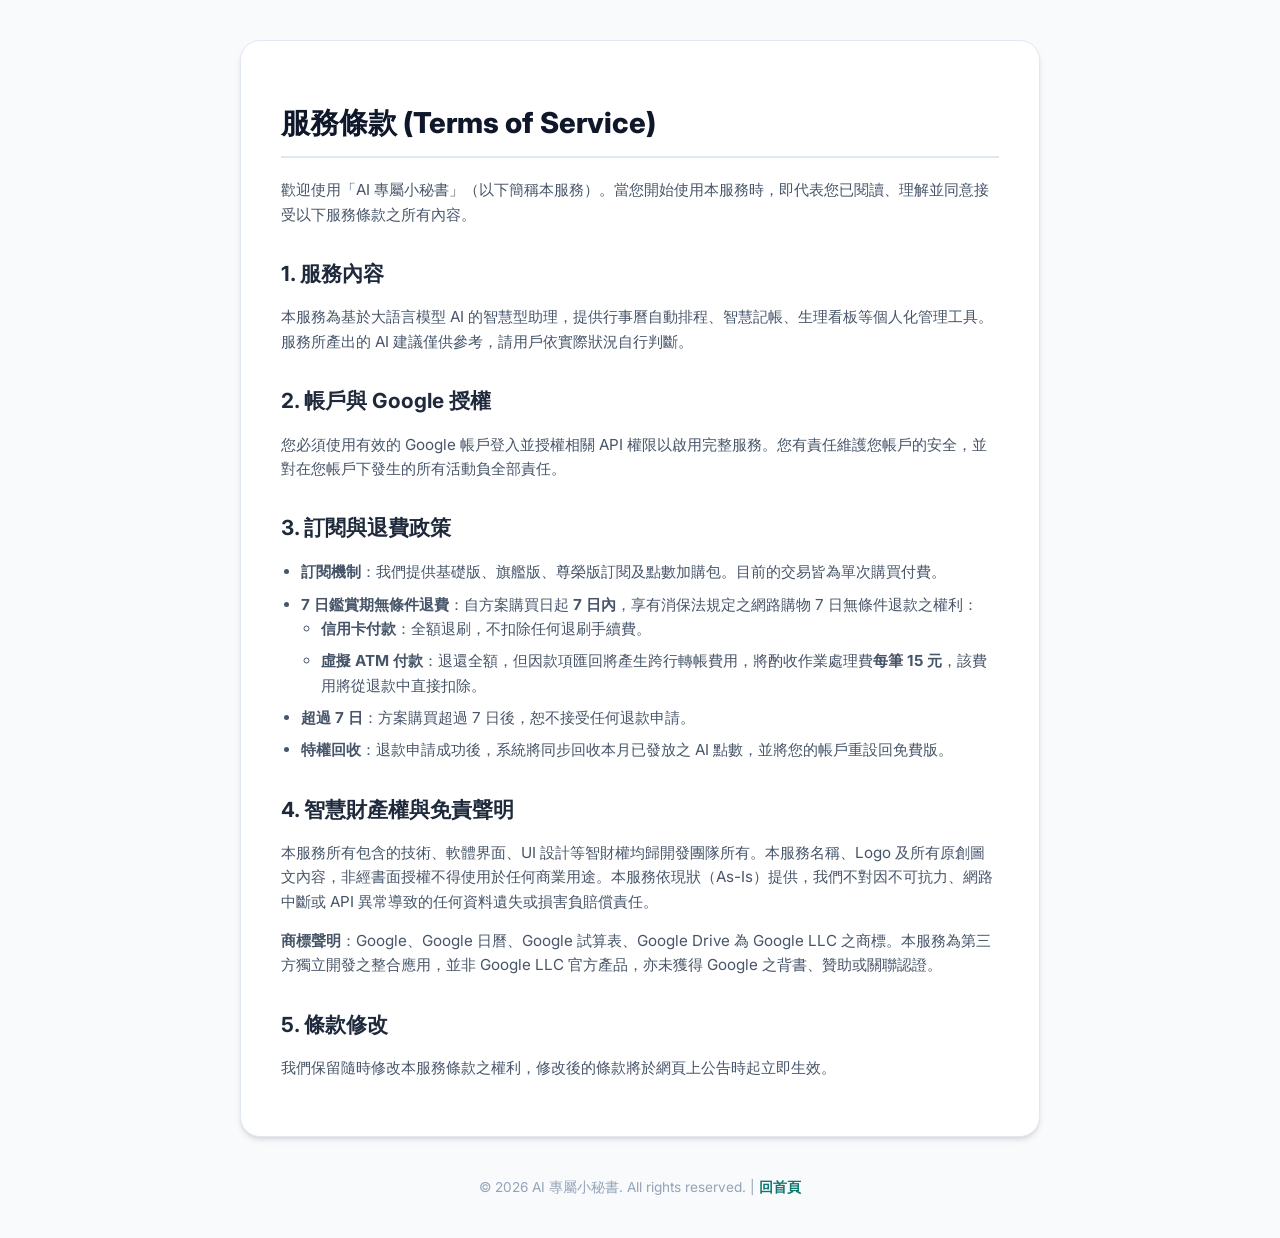
<file: templates/terms.html>
<!DOCTYPE html>
<html lang="zh-TW">
<head>
    <meta charset="UTF-8">
    <meta name="viewport" content="width=device-width, initial-scale=1.0">
    <title>服務條款 - AI 專屬小秘書</title>
    <link href="https://fonts.googleapis.com/css2?family=Inter:wght@400;500;600;700&display=swap" rel="stylesheet">
    <style>
        body {
            font-family: 'Inter', -apple-system, BlinkMacSystemFont, "Segoe UI", Roboto, sans-serif;
            line-height: 1.6;
            color: #334155;
            max-width: 800px;
            margin: 0 auto;
            padding: 40px 20px;
            background-color: #f8fafc;
        }
        .container {
            background-color: #ffffff;
            padding: 40px;
            border-radius: 20px;
            box-shadow: 0 4px 6px -1px rgb(0 0 0 / 0.1), 0 2px 4px -2px rgb(0 0 0 / 0.1);
            border: 1px solid #e2e8f0;
        }
        h1 {
            color: #0f172a;
            font-size: 1.8rem;
            font-weight: 800;
            margin-bottom: 20px;
            border-bottom: 2px solid #e2e8f0;
            padding-bottom: 10px;
        }
        h2 {
            color: #1e293b;
            font-size: 1.3rem;
            font-weight: 700;
            margin-top: 30px;
            margin-bottom: 15px;
        }
        p, li {
            font-size: 0.95rem;
            color: #475569;
        }
        ul {
            padding-left: 20px;
        }
        li {
            margin-bottom: 8px;
        }
        .footer {
            margin-top: 40px;
            text-align: center;
            font-size: 0.85rem;
            color: #94a3b8;
        }
        a {
            color: #0f766e;
            text-decoration: none;
            font-weight: 600;
        }
        a:hover {
            text-decoration: underline;
        }
    </style>
</head>
<body>
    <div class="container">
        <h1>服務條款 (Terms of Service)</h1>
        <p>歡迎使用「AI 專屬小秘書」（以下簡稱本服務）。當您開始使用本服務時，即代表您已閱讀、理解並同意接受以下服務條款之所有內容。</p>
        
        <h2>1. 服務內容</h2>
        <p>本服務為基於大語言模型 AI 的智慧型助理，提供行事曆自動排程、智慧記帳、生理看板等個人化管理工具。服務所產出的 AI 建議僅供參考，請用戶依實際狀況自行判斷。</p>

        <h2>2. 帳戶與 Google 授權</h2>
        <p>您必須使用有效的 Google 帳戶登入並授權相關 API 權限以啟用完整服務。您有責任維護您帳戶的安全，並對在您帳戶下發生的所有活動負全部責任。</p>

        <h2>3. 訂閱與退費政策</h2>
        <ul>
            <li><strong>訂閱機制</strong>：我們提供基礎版、旗艦版、尊榮版訂閱及點數加購包。目前的交易皆為單次購買付費。</li>
            <li><strong>7 日鑑賞期無條件退費</strong>：自方案購買日起 <strong>7 日內</strong>，享有消保法規定之網路購物 7 日無條件退款之權利：
                <ul>
                    <li><strong>信用卡付款</strong>：全額退刷，不扣除任何退刷手續費。</li>
                    <li><strong>虛擬 ATM 付款</strong>：退還全額，但因款項匯回將產生跨行轉帳費用，將酌收作業處理費<strong>每筆 15 元</strong>，該費用將從退款中直接扣除。</li>
                </ul>
            </li>
            <li><strong>超過 7 日</strong>：方案購買超過 7 日後，恕不接受任何退款申請。</li>
            <li><strong>特權回收</strong>：退款申請成功後，系統將同步回收本月已發放之 AI 點數，並將您的帳戶重設回免費版。</li>
        </ul>

        <h2>4. 智慧財產權與免責聲明</h2>
        <p>本服務所有包含的技術、軟體界面、UI 設計等智財權均歸開發團隊所有。本服務名稱、Logo 及所有原創圖文內容，非經書面授權不得使用於任何商業用途。本服務依現狀（As-Is）提供，我們不對因不可抗力、網路中斷或 API 異常導致的任何資料遺失或損害負賠償責任。</p>
        <p><strong>商標聲明</strong>：Google、Google 日曆、Google 試算表、Google Drive 為 Google LLC 之商標。本服務為第三方獨立開發之整合應用，並非 Google LLC 官方產品，亦未獲得 Google 之背書、贊助或關聯認證。</p>

        <h2>5. 條款修改</h2>
        <p>我們保留隨時修改本服務條款之權利，修改後的條款將於網頁上公告時起立即生效。</p>
    </div>
    <div class="footer">
        © 2026 AI 專屬小秘書. All rights reserved. | <a href="/">回首頁</a>
    </div>
</body>
</html>
</file>
<file: static/css/style.css>
:root {
    /* 主色調與漸層 */
    --primary-color: #0d9488;
    --primary-light: #14b8a6;
    --secondary-color: #94bfa7;
    --accent-amber: #ff9f1c;
    --bg-gradient: linear-gradient(135deg, #f8fafc 0%, #e2e8f0 100%);
    
    /* 背景與卡片 */
    --body-bg: #f8fafc;
    --app-container-bg: rgba(255, 255, 255, 0.95);
    --modal-bg: white;
    --input-bg: #fff;
    --input-border: #e2e8f0;
    --bg-card: #ffffff;
    --border-color: #e2e8f0;
    
    /* 文字顏色 */
    --text-main: #0f172a;
    --text-dark: #1e293b;
    --text-muted: #64748b;
    --text-color: #1e293b;
    --danger-red: #ef4444;
}

[data-theme="dark"] {
    --primary-color: #2dd4bf;
    --primary-light: #5eead4;
    --bg-gradient: linear-gradient(135deg, #090e17 0%, #0f172a 100%);
    
    --body-bg: #090e17;
    --app-container-bg: rgba(15, 23, 42, 0.95);
    --modal-bg: rgba(30, 41, 59, 0.98);
    --input-bg: rgba(15, 23, 42, 0.8);
    --input-border: rgba(148, 163, 184, 0.2);
    --bg-card: rgba(30, 41, 59, 0.7);
    --border-color: rgba(148, 163, 184, 0.2);
    
    --text-main: #f1f5f9;
    --text-dark: #f8fafc;
    --text-muted: #94a3b8;
    --text-color: #f8fafc;
    --danger-red: #f87171;
}

* {
    margin: 0;
    padding: 0;
    box-sizing: border-box;
    font-family: 'Inter', -apple-system, BlinkMacSystemFont, "Segoe UI", Roboto, sans-serif;
    -webkit-tap-highlight-color: transparent;
}

body {
    background: var(--bg-gradient);
    min-height: 100vh;
    min-height: 100dvh;
    display: flex;
    justify-content: center;
    align-items: flex-start;
    color: var(--text-main);
    overflow-x: hidden;
    transition: background 0.4s ease, color 0.4s ease;
}

#app-container {
    width: 100%;
    max-width: 450px;
    height: 100vh;
    height: 100dvh;
    background: var(--app-container-bg);
    display: flex;
    flex-direction: column;
    overflow: hidden;
    position: relative;
    transition: background 0.4s ease;
}

/* 頂部標題 - 縮小版 */
.header {
    background: linear-gradient(135deg, var(--primary-color) 0%, var(--secondary-color) 100%);
    color: white;
    padding: 15px 20px;
    text-align: left;
    border-radius: 0 0 20px 20px;
    box-shadow: 0 4px 15px rgba(0, 191, 175, 0.15);
    transition: background 0.4s ease;
}

.header h1 {
    font-size: 1.2rem;
    font-weight: 800;
    margin-bottom: 2px;
}

.header p {
    font-size: 0.75rem;
    opacity: 0.9;
    margin: 0;
}

/* 功能選單區域 2.0 */
.quick-actions {
    padding: 15px;
    background: white;
    border-bottom: 1px solid #f1f5f9;
    display: flex;
    flex-direction: column;
    gap: 12px;
}

.action-row {
    display: grid;
    grid-template-columns: 1fr 1fr;
    gap: 12px;
}

/* 手動新增按鈕 - 獨立直覺 */
.action-btn.schedule-add {
    background: #ff9f1c;
    color: white;
    border: none;
    padding: 14px;
    border-radius: 16px;
    font-weight: 800;
    font-size: 0.95rem;
    box-shadow: 0 4px 15px rgba(255, 159, 28, 0.25);
}

.action-btn.expense-add {
    background: #00bfaf;
    color: white;
    border: none;
    padding: 14px;
    border-radius: 16px;
    font-weight: 800;
    font-size: 0.95rem;
    box-shadow: 0 4px 15px rgba(0, 191, 175, 0.25);
}

/* 階層式選單 */
.menu-group {
    position: relative;
}

.menu-trigger {
    width: 100%;
    background: #f8fafc;
    color: #475569;
    border: 1.5px solid #e2e8f0;
    padding: 10px;
    border-radius: 12px;
    font-weight: 700;
    font-size: 0.9rem;
    cursor: pointer;
    transition: all 0.2s;
}

.menu-trigger:active {
    background: #f1f5f9;
}

.menu-dropdown {
    display: none;
    position: absolute;
    top: 100%;
    left: 0;
    right: 0;
    background: white;
    border-radius: 12px;
    box-shadow: 0 10px 25px rgba(0,0,0,0.1);
    z-index: 200;
    margin-top: 5px;
    border: 1px solid #f1f5f9;
    overflow: hidden;
}

.menu-dropdown.show {
    display: block;
    animation: slideDown 0.2s ease-out;
}

.menu-dropdown button {
    width: 100%;
    padding: 12px;
    border: none;
    background: none;
    text-align: center;
    font-size: 0.9rem;
    color: #1e293b;
    border-bottom: 1px solid #f8fafc;
}

.menu-dropdown button:last-child {
    border-bottom: none;
}

.menu-dropdown button:active {
    background: #f0fdfa;
}

@keyframes slideDown {
    from { transform: translateY(-10px); opacity: 0; }
    to { transform: translateY(0); opacity: 1; }
}

/* 聊天區域 - LINE 風格流暢滾動 */
#chat-history {
    flex: 1;
    min-height: 0;           /* 關鍵！讓 flex 子項可以正確縮小並滾動 */
    overflow-y: auto;
    -webkit-overflow-scrolling: touch;
    overscroll-behavior: contain;
    padding: 15px;
    background: #f8fafc;
}

/* 隱藏捲動條（LINE 明顯的設計就沒有捲動條） */
#chat-history::-webkit-scrollbar {
    display: none;
}

.message {
    max-width: 80%;
    padding: 12px 16px;
    border-radius: 20px;
    font-size: 0.95rem;
    line-height: 1.5;
    box-shadow: 0 2px 8px rgba(0,0,0,0.06);
    margin-bottom: 10px;
    word-break: break-word;
}

.user-message {
    background: linear-gradient(135deg, #20e3b2 0%, var(--primary-color) 100%);
    color: white;
    border-bottom-right-radius: 4px;
    margin-left: auto;   /* 靠右對齊，像 LINE 右邊訊息 */
    display: block;
}

.ai-message {
    background: var(--modal-bg);
    color: var(--text-main);
    border-bottom-left-radius: 4px;
    border: 1px solid var(--input-border);
    margin-right: auto;
    display: block;
}

/* 清空按鈕 - 參考元辰專案風格：柔和紅、圓角方 */
.clear-btn {
    position: absolute;
    right: 25px;
    bottom: calc(105px + env(safe-area-inset-bottom, 0px));
    width: 48px;
    height: 48px;
    background: var(--modal-bg);
    color: var(--danger-red);
    border: 1.5px solid var(--input-border);
    border-radius: 14px;
    display: flex;
    align-items: center;
    justify-content: center;
    cursor: pointer;
    box-shadow: 0 4px 12px rgba(239, 68, 68, 0.08);
    z-index: 100;
    transition: all 0.3s cubic-bezier(0.4, 0, 0.2, 1);
}

.clear-btn:hover {
    background: var(--input-bg);
    transform: translateY(-2px);
    box-shadow: 0 8px 20px rgba(239, 68, 68, 0.12);
}

.clear-btn:active {
    transform: scale(0.95);
}

.clear-btn svg {
    transition: transform 0.3s;
}

.clear-btn:hover svg {
    transform: scale(1.1);
}

/* 底部輸入區域 */
/* 📌 App 內常駐廣告條（固定於底部輸入框上方，跟著 flex 版面走，不用 position:fixed 避免遮擋） */
.app-ad-banner {
    flex-shrink: 0;
    width: 100%;
    min-height: 50px;
    max-height: 100px;
    overflow: hidden;
    background: var(--modal-bg);
    border-top: 1px solid var(--input-border);
    padding: 4px 10px 0;
    box-sizing: border-box;
    text-align: center;
}
.app-ad-banner-label {
    display: block;
    font-size: 0.62rem;
    color: var(--text-muted);
    letter-spacing: 1px;
    margin-bottom: 2px;
}

.input-area {
    padding-top: 15px;
    padding-left: 20px;
    padding-right: 20px;
    padding-bottom: calc(15px + env(safe-area-inset-bottom, 0px)) !important;
    background: var(--modal-bg);
    border-top: 1px solid var(--input-border);
}

.input-container {
    display: flex;
    align-items: center;
    background: var(--input-bg);
    border-radius: 25px;
    padding: 5px 10px;
    border: 1.5px solid var(--input-border);
    overflow: hidden; /* 防止內容溢出 */
    position: relative;
}

/* 🎤 語音長跳線彩色音波容器 */
.voice-wave-container {
    position: absolute;
    left: 50%;
    top: 50%;
    transform: translate(-50%, -50%);
    display: flex;
    align-items: center;
    justify-content: center;
    gap: 4px;
    height: 24px;
    pointer-events: none; /* 點擊穿透，防止阻擋使用者點選輸入框 */
    z-index: 5;
    transition: opacity 0.25s ease;
}

.voice-wave-container .stroke {
    display: block;
    width: 3px;
    border-radius: 1.5px;
    animation: soundwave 1.2s infinite ease-in-out;
}

/* 各音波柱的彩色背景、動畫延遲與基本高度 */
.voice-wave-container .stroke:nth-child(1) { background: #3b82f6; animation-delay: 0.1s; height: 10px; }
.voice-wave-container .stroke:nth-child(2) { background: #ef4444; animation-delay: 0.3s; height: 18px; }
.voice-wave-container .stroke:nth-child(3) { background: #10b981; animation-delay: 0.6s; height: 12px; }
.voice-wave-container .stroke:nth-child(4) { background: #f59e0b; animation-delay: 0.2s; height: 22px; }
.voice-wave-container .stroke:nth-child(5) { background: #8b5cf6; animation-delay: 0.4s; height: 14px; }
.voice-wave-container .stroke:nth-child(6) { background: #ec4899; animation-delay: 0.7s; height: 10px; }
.voice-wave-container .stroke:nth-child(7) { background: #06b6d4; animation-delay: 0.5s; height: 16px; }

@keyframes soundwave {
    0%, 100% {
        transform: scaleY(0.3);
    }
    50% {
        transform: scaleY(1.15);
    }
}

#userInput {
    flex: 1;
    border: none;
    background: none;
    padding: 12px 5px;
    font-size: 1rem;
    outline: none;
    color: var(--text-main);
}

.send-btn {
    background: var(--primary-color);
    color: white;
    border: none;
    width: 42px;
    height: 42px;
    border-radius: 50%;
    cursor: pointer;
    display: flex;
    align-items: center;
    justify-content: center;
    transition: all 0.3s;
}

.send-btn:hover {
    transform: scale(1.05) rotate(5deg);
}

.voice-btn {
    background: none;
    border: none;
    font-size: 1.2rem;
    cursor: pointer;
    padding: 0 8px;
    flex-shrink: 0; /* 禁止按鈕被擠壓變形 */
    position: relative;
}

.voice-btn.listening {
    color: white !important;
    background-color: var(--danger-red) !important;
    box-shadow: 0 0 12px rgba(239, 68, 68, 0.8);
    animation: voiceGlow 1.2s infinite ease-in-out;
    width: 28px;
    height: 28px;
    border-radius: 50%;
    display: inline-flex;
    align-items: center;
    justify-content: center;
    padding: 0 !important;
    margin: 0 4px;
    z-index: 1;
}

@keyframes voiceGlow {
    0% {
        box-shadow: 0 0 4px rgba(239, 68, 68, 0.4);
        transform: scale(1);
    }
    50% {
        box-shadow: 0 0 16px rgba(239, 68, 68, 0.8);
        transform: scale(1.1);
    }
    100% {
        box-shadow: 0 0 4px rgba(239, 68, 68, 0.4);
        transform: scale(1);
    }
}

/* 行程卡片 */
.schedule-card {
    background: var(--modal-bg);
    border-radius: 20px;
    overflow: hidden;
    box-shadow: 0 4px 15px rgba(0,0,0,0.05);
    border-left: 6px solid var(--accent-amber);
    width: 100%;
    margin-bottom: 10px;
}

.schedule-header {
    background: rgba(255, 159, 28, 0.05);
    padding: 12px 15px;
    border-bottom: 1px solid var(--input-border);
}

.schedule-header h3 {
    font-size: 1rem;
    color: var(--accent-amber);
}

/* --- V10.1 行程管理網格佈局 --- */
.schedule-item {
    padding: 18px 15px;
    display: flex;
    align-items: center;
    gap: 15px;
    border-bottom: 1px solid var(--input-border);
    transition: all 0.3s;
}

.event-info {
    flex: 1;
    display: flex;
    flex-direction: column;
    gap: 5px;
    min-width: 0; /* 防止長文字撐破 Flex */
}

.event-time-row {
    font-size: 0.85rem;
    font-weight: 700;
    color: var(--accent-amber);
    margin-bottom: 2px;
}

.event-title-row {
    font-size: 0.95rem;
    font-weight: 800;
    color: var(--text-main);
    line-height: 1.3;
}

.event-address-row {
    display: flex;
    align-items: flex-start;
    gap: 6px;
    font-size: 0.8rem;
    color: #94a3b8;
    margin-top: 2px;
}

.event-address-icon {
    width: 18px; /* 固定寬度，確保後方文字對齊 */
    flex-shrink: 0;
    display: flex;
    justify-content: center;
    padding-top: 2px;
}

.event-actions {
    width: auto; /* 動態自適應寬度，容納右側彈出按鈕 */
    min-width: 105px;
    flex-shrink: 0;
    display: flex;
    flex-direction: column;
    align-items: flex-end;
    gap: 10px;
}

.event-buttons-group {
    display: flex;
    flex-direction: row; /* 橫向排列 */
    align-items: center;
    gap: 8px;
    justify-content: flex-end;
}

.action-links {
    display: flex;
    gap: 12px;
}

.action-link {
    font-size: 0.75rem;
    font-weight: 600;
    text-decoration: underline;
    cursor: pointer;
    transition: opacity 0.2s;
}

.action-link.edit { color: #3b82f6; }
.action-link.delete { color: #ef4444; }

/* 方形打勾元件 */
.done-btn {
    width: 54px; /* 固定寬度 */
    height: 32px;
    border-radius: 10px;
    background: #f1f5f9; /* 初始灰色 */
    color: #cbd5e1; /* 預設顯示打勾圖案 */
    border: none;
    cursor: pointer;
    font-size: 0.9rem;
    font-weight: 800;
    display: flex;
    align-items: center;
    justify-content: center;
    transition: all 0.2s;
    flex-shrink: 0;
}

/* 點擊打勾亮起來狀態 */
.done-btn.completed {
    background: #10b981 !important; /* 完成後綠色 */
    color: white !important;
    font-size: 0.9rem !important;
    box-shadow: 0 4px 10px rgba(16, 185, 129, 0.3);
}

/* 彈出的確認完成隱藏按鈕 */
.confirm-hide-btn {
    display: none; /* 預設完全隱藏 */
    background: linear-gradient(135deg, #10b981, #059669); /* 質感漸層綠 */
    color: white;
    border: none;
    font-size: 0.8rem;
    font-weight: 800;
    width: 54px; /* 與 done-btn 寬度一致 */
    height: 32px; /* 與 done-btn 高度一致 */
    padding: 0;
    border-radius: 10px; /* 與 done-btn 圓角一致 */
    cursor: pointer;
    box-shadow: 0 4px 10px rgba(16, 185, 129, 0.2);
    align-items: center;
    justify-content: center;
    white-space: nowrap;
    animation: popIn 0.25s cubic-bezier(0.34, 1.56, 0.64, 1);
    transition: all 0.2s;
}

.confirm-hide-btn:hover {
    transform: translateY(-1px);
    box-shadow: 0 6px 12px rgba(16, 185, 129, 0.3);
}

.confirm-hide-btn:active {
    transform: translateY(1px);
}

/* 當父層 schedule-item 處於 checked-off 狀態時，顯示此按鈕 */
.schedule-item.checked-off .confirm-hide-btn {
    display: inline-flex;
}

/* 行程主題刪除線與變暗效果 */
.schedule-item.checked-off .event-title-row {
    text-decoration: line-through;
    color: #94a3b8 !important;
    opacity: 0.65;
    transition: all 0.3s ease;
}

.schedule-item.checked-off .event-time-row {
    color: #cbd5e1 !important;
    transition: all 0.3s ease;
}

@keyframes popIn {
    0% { opacity: 0; transform: scale(0.6); }
    100% { opacity: 1; transform: scale(1); }
}

.schedule-item.fade-out {
    opacity: 0;
    transform: translateX(20px);
    pointer-events: none;
    transition: all 0.3s ease;
}

/* 計算機區域 */
.calc-grid {
    display: grid;
    grid-template-columns: repeat(4, 1fr);
    gap: 8px;
    margin-top: 10px;
}

.calc-btn {
    padding: 8px 0;
    border-radius: 12px;
    border: none;
    background: #f1f5f9;
    color: var(--text-dark);
    font-size: 1rem;
    font-weight: 700;
    cursor: pointer;
    user-select: none;
    -webkit-user-select: none;
    -webkit-tap-highlight-color: transparent;
    transform: translateZ(0); /* 解決 iOS Safari 點擊目標漂移(跑版) Bug */
}

.calc-btn.op {
    background: rgba(0, 191, 175, 0.1);
    color: var(--primary-color);
}

.calc-btn.equal {
    background: var(--primary-color);
    color: white;
}

button, .calc-btn, .send-btn, .voice-btn, .close-modal, .menu-trigger {
    touch-action: manipulation; /* 停用連點放大的延遲與縮放行為 */
}

/* 彈窗樣式 - 優化手機捲動 */
.modal-backdrop {
    display: none;
    position: fixed;
    top: 0; left: 0; width: 100%; height: 100%;
    background: rgba(15, 23, 42, 0.6);
    backdrop-filter: blur(8px);
    -webkit-backdrop-filter: blur(8px);
    z-index: 1000;
    align-items: center;
    justify-content: center;
    overscroll-behavior: contain;
    transition: all 0.3s ease;
}

.modal-backdrop.show { display: flex; }

.modal-content {
    background: var(--modal-bg);
    width: 92%;
    max-width: 480px;
    padding: 0;
    border-radius: 32px;
    animation: modalPop 0.4s cubic-bezier(0.175, 0.885, 0.32, 1.275);
    position: relative;
    max-height: 85vh;
    display: flex; /* 強制 Flex 佈局 */
    flex-direction: column;
    box-shadow: 0 25px 50px -12px rgba(0, 0, 0, 0.25);
    overflow: hidden;
    transition: background 0.4s ease;
}

.modal-header {
    padding: 25px 30px 15px;
    display: flex;
    justify-content: space-between;
    align-items: center;
    flex-shrink: 0;
    position: sticky;
    top: 0;
    background: var(--modal-bg);
    z-index: 10;
    border-bottom: 1px solid var(--input-border);
    transition: background 0.4s ease, border-color 0.4s ease;
}

.modal-title {
    font-size: 1.4rem;
    font-weight: 800;
    color: var(--text-dark);
    margin: 0;
    text-align: left;
}

.action-icon-btn {
    background: rgba(255, 255, 255, 0.15);
    border: 1px solid rgba(255, 255, 255, 0.2);
    border-radius: 12px;
    width: 36px;
    height: 36px;
    display: flex;
    justify-content: center;
    align-items: center;
    color: white;
    cursor: pointer;
    transition: all 0.2s cubic-bezier(0.4, 0, 0.2, 1);
    position: relative;
    overflow: hidden;
}

.theme-toggle-btn {
    position: relative;
    transform-style: preserve-3d;
}
.theme-toggle-btn .icon-sun, .theme-toggle-btn .icon-moon {
    position: absolute;
    transition: all 0.5s cubic-bezier(0.68, -0.55, 0.265, 1.55);
    font-size: 1.1rem;
}
.theme-toggle-btn .icon-moon {
    opacity: 0;
    transform: rotate(90deg) scale(0);
}
[data-theme="dark"] .theme-toggle-btn .icon-sun {
    opacity: 0;
    transform: rotate(-90deg) scale(0);
}
[data-theme="dark"] .theme-toggle-btn .icon-moon {
    opacity: 1;
    transform: rotate(0) scale(1);
}

.modal-body {
    flex: 1;
    overflow-y: auto;
    padding: 0 30px 25px;
    -webkit-overflow-scrolling: touch;
}

.modal-footer {
    padding: 18px 30px;
    background: #f8fafc; /* 柔和背景色 */
    border-top: 1.5px solid #f1f5f9; /* 細微頂部邊框 */
    text-align: center;
    flex-shrink: 0; /* 固定高度 */
    display: flex;
    justify-content: center;
    align-items: center;
}

.sheet-link-btn {
    background: #eff6ff; /* 極淺藍背景 */
    color: #2563eb; /* 飽和度適中的深藍 */
    border: 1px solid #dbeafe;
    padding: 10px 24px;
    border-radius: 20px; /* 統一圓角 20px */
    font-size: 0.85rem;
    font-weight: 700;
    cursor: pointer;
    transition: all 0.2s cubic-bezier(0.4, 0, 0.2, 1);
    display: inline-flex;
    align-items: center;
    gap: 8px;
    box-shadow: 0 2px 6px rgba(37, 99, 235, 0.05);
}

.sheet-link-btn:hover {
    background: #dbeafe;
    transform: translateY(-1px);
}

.sheet-link-btn:active {
    transform: scale(0.96);
}

@keyframes modalPop {
    from { transform: scale(0.9) translateY(20px); opacity: 0; }
    to { transform: scale(1) translateY(0); opacity: 1; }
}

.close-modal {
    width: 32px;
    height: 32px;
    background: #f1f5f9;
    color: #64748b;
    border: none;
    border-radius: 10px; /* 圓角方塊風格 */
    display: flex;
    align-items: center;
    justify-content: center;
    cursor: pointer;
    font-size: 1.1rem;
    z-index: 10;
    transition: all 0.2s;
    flex-shrink: 0;
}

/* 按鈕樣式優化 */
.submit-btn {
    width: 100%;
    padding: 14px;
    border-radius: 16px;
    border: none;
    color: white !important;
    font-size: 0.95rem;
    font-weight: 800;
    cursor: pointer;
    transition: all 0.3s cubic-bezier(0.4, 0, 0.2, 1);
    box-shadow: 0 4px 15px rgba(0, 0, 0, 0.1);
    display: flex;
    align-items: center;
    justify-content: center;
    gap: 8px;
}

.submit-btn:active {
    transform: scale(0.97);
    opacity: 0.9;
}

.submit-btn.disabled {
    background: #e2e8f0 !important;
    color: #94a3b8 !important;
    cursor: not-allowed !important;
    box-shadow: none !important;
    filter: grayscale(1);
    opacity: 0.6;
}

.btn-schedule {
    background: linear-gradient(135deg, #0d9488, #0f766e) !important;
}

.btn-memo {
    background: linear-gradient(135deg, #3b82f6, #2563eb) !important;
}


.close-modal:hover {
    background: #1db89b;
    transform: translateY(-1px);
    box-shadow: 0 6px 12px rgba(0, 191, 175, 0.3);
}

.close-modal:active {
    transform: scale(0.9);
}


.form-group {
    margin-bottom: 20px;
    text-align: left;
}

.form-group label {
    display: block;
    font-size: 0.9rem;
    font-weight: 700;
    color: var(--text-muted);
    margin-bottom: 8px;
    margin-left: 5px;
}

.form-input {
    width: 100%;
    max-width: 100%; /* 強制不超出 */
    padding: 12px 15px;
    border-radius: 12px;
    border: 1.5px solid #e2e8f0;
    margin-bottom: 10px;
    outline: none;
    font-size: 1rem;
    background: white;
    box-sizing: border-box; /* 雙重保險 */
    -webkit-appearance: none; /* 移除 iOS 內建陰影/圓角 */
    appearance: none;
}

select.form-input {
    background-image: url("data:image/svg+xml;charset=US-ASCII,%3Csvg%20xmlns%3D%22http%3A%2F%2Fwww.w3.org%2F2000%2Fsvg%22%20width%3D%2224%22%20height%3D%2224%22%20viewBox%3D%220%200%2024%2024%22%20fill%3D%22none%22%20stroke%3D%22%2394a3b8%22%20stroke-width%3D%222%22%20stroke-linecap%3D%22round%22%20stroke-linejoin%3D%22round%22%3E%3Cpolyline%20points%3D%226%209%2012%2015%2018%209%22%3E%3C%2Fpolyline%3E%3C%2Fsvg%3E");
    background-repeat: no-repeat;
    background-position: right 12px center;
    background-size: 16px;
    padding-right: 40px;
    cursor: pointer;
}

/* H5 手機版專屬優化 (Bottom Sheet 效果) */
@media screen and (max-width: 480px) {
    .modal-backdrop {
        display: none;
        align-items: flex-end;
        justify-content: center;
    }

    .modal-backdrop.show {
        display: block; /* 改為 block，不再用 flex，避免擠壓子元素 */
    }
    
    .modal-content {
        position: absolute;
        bottom: 0;
        left: 0;
        width: 100% !important;
        max-width: 100% !important;
        border-radius: 28px 28px 0 0;
        padding: 0;
        animation: sheetUp 0.4s cubic-bezier(0.16, 1, 0.3, 1);
        max-height: 94vh;
        height: auto;
        margin: 0;
        display: flex;
        flex-direction: column;
        overflow: hidden;
    }

    .modal-header {
        padding: calc(15px + env(safe-area-inset-top, 0px)) 15px 10px;
        background: var(--modal-bg);
        flex-shrink: 0;
    }

    .modal-body {
        padding: 0 20px 20px;
        overflow-y: auto !important;
        flex: 1;
        max-height: none; /* 讓其自動伸展填滿，由外層 modal-content 控制總高 */
        -webkit-overflow-scrolling: touch;
    }

    .modal-footer {
        padding: 10px 20px calc(15px + env(safe-area-inset-bottom, 0px));
    }

    .modal-title {
        font-size: 1.2rem;
        margin-bottom: 5px;
        margin-left: 5px;
    }

    .form-input {
        padding: 12px;
        font-size: 16px; /* 防止 iOS 自動放大 */
    }
}

@keyframes sheetUp {
    from { transform: translateY(100%); }
    to { transform: translateY(0); }
}

.form-input:focus {
    border-color: var(--primary-color);
    box-shadow: 0 0 0 3px rgba(0, 191, 175, 0.1);
}

/* 樹狀層級導航樣式 */
.parent-tabs {
    display: flex;
    justify-content: space-between;
    align-items: center;
    background: var(--input-bg);
    padding: 4px;
    border-radius: 12px;
    margin-bottom: 0px;
    overflow-x: auto;
    -webkit-overflow-scrolling: touch;
    scrollbar-width: none; /* Firefox */
}

.parent-tabs::-webkit-scrollbar {
    display: none; /* Safari and Chrome */
}

.tab-btn {
    flex: 1 1 0;
    min-width: 0;
    padding: 7px 6px;
    border: none;
    background: transparent;
    border-radius: 10px;
    font-size: 0.85rem;
    font-weight: 700;
    color: var(--text-muted);
    cursor: pointer;
    transition: all 0.2s ease;
    white-space: nowrap;
    display: inline-flex;
    align-items: center;
    justify-content: center;
}

.tab-btn.tab-locked {
    opacity: 0.55;
    filter: grayscale(0.95);
    background: transparent;
}

.tab-btn.tab-locked:hover {
    opacity: 0.75;
}

.tab-btn.active {
    background: var(--modal-bg);
    color: var(--primary-color);
    box-shadow: 0 2px 8px rgba(0,0,0,0.05);
}

.sub-menu-area {
    min-height: 45px;
}

.sub-menu {
    display: none;
    gap: 8px;
    justify-content: center;
    animation: fadeIn 0.2s ease;
}

.sub-menu.active {
    display: flex;
}

.sub-btn {
    flex: 1;
    padding: 10px 2px;
    border: 1.5px solid var(--input-border);
    background: var(--modal-bg);
    border-radius: 10px;
    font-size: 0.78rem;
    font-weight: 600;
    color: var(--text-main);
    cursor: pointer;
    transition: all 0.2s;
    display: inline-flex;
    align-items: center;
    justify-content: center;
    gap: 3px;
    white-space: nowrap;
    letter-spacing: -0.5px;
}

.sub-btn:active {
    background: var(--input-bg);
    border-color: var(--primary-color);
    color: var(--primary-color);
}

@keyframes fadeIn {
    from { opacity: 0; transform: translateY(5px); }
    to { opacity: 1; transform: translateY(0); }
}

.action-card {
    padding: 8px 12px;
}

/* --- 動態日曆小圖示 (V13.0) --- */
.dynamic-date-wrapper {
    display: inline-flex;
    flex-direction: column;
    width: 19px;
    height: 19px;
    border: 1.5px solid currentColor;
    border-radius: 4px;
    overflow: hidden;
    vertical-align: middle;
    margin-right: 5px;
    position: relative;
    top: -2px;
    background: var(--modal-bg);
}

.dynamic-date-wrapper .date-top {
    height: 5px;
    background: #ef4444; /* 日曆上方的紅色條 */
    width: 100%;
}

.dynamic-date-wrapper .date-num {
    flex: 1;
    display: flex;
    align-items: center;
    justify-content: center;
    font-size: 10px;
    font-weight: 900;
    line-height: 1;
    color: var(--text-main);
}

/* 在 Active 狀態下的微調 */
.tab-btn.active .dynamic-date-wrapper {
    border-color: var(--primary-color);
}
.tab-btn.active .dynamic-date-wrapper .date-top {
    background: var(--primary-color);
}







.btn-expense { background: var(--primary-color); }

@keyframes popIn {
    0% { transform: scale(0.8); opacity: 0; }
    100% { transform: scale(1); opacity: 1; }
}

@keyframes slideUp {
    from { transform: translateY(30px); opacity: 0; }
    to { transform: translateY(0); opacity: 1; }
}

@keyframes pulse {
    0% { transform: scale(1); opacity: 1; }
    50% { transform: scale(1.1); opacity: 0.7; }
    100% { transform: scale(1); opacity: 1; }
}

/* 圖表 */
.chart-container {
    background: white;
    border-radius: 20px;
    padding: 15px;
    margin-top: 10px;
    box-shadow: 0 4px 15px rgba(0,0,0,0.05);
}

/* --- 口袋名單滾動優化 (V10.2) --- */
#pocket_list {
    max-height: 45vh;
    overflow-y: auto;
    -webkit-overflow-scrolling: touch; /* 讓 iPhone 捲動更流暢 */
    padding-bottom: 20px;
}

/* 移除捲動條 (維持 LINE 風格) */
#pocket_list::-webkit-scrollbar {
    display: none;
}

.pocket-item {
    transition: all 0.2s ease;
    -webkit-user-select: none; /* 防止手機長按選取 */
}

/* H5 手機版 Modal 高度微調 */
@media screen and (max-width: 480px) {
    #pocketModal .modal-content {
        height: 92vh; /* 固定高度，避免輸入法彈出時跳動 */
    }
    
    #pocket_list {
        max-height: 55vh; /* 在手機上給予更多列表空間 */
    }
}

.modal-body::-webkit-scrollbar,
#todo_list::-webkit-scrollbar,
#wish_list::-webkit-scrollbar,
#memo_list::-webkit-scrollbar,
#chatHistory::-webkit-scrollbar {
    width: 5px;
}

.modal-body::-webkit-scrollbar-track,
#todo_list::-webkit-scrollbar-track,
#wish_list::-webkit-scrollbar-track,
#memo_list::-webkit-scrollbar-track,
#chatHistory::-webkit-scrollbar-track {
    background: transparent;
}

.modal-body::-webkit-scrollbar-thumb,
#todo_list::-webkit-scrollbar-thumb,
#wish_list::-webkit-scrollbar-thumb,
#memo_list::-webkit-scrollbar-thumb,
#chatHistory::-webkit-scrollbar-thumb {
    background: #cbd5e1;
    border-radius: 10px;
}

.modal-body::-webkit-scrollbar-thumb:hover,
#todo_list::-webkit-scrollbar-thumb:hover,
#wish_list::-webkit-scrollbar-thumb:hover,
#memo_list::-webkit-scrollbar-thumb:hover,
#chatHistory::-webkit-scrollbar-thumb:hover {
    background: #94a3b8;
}

/* H5 Premium Additions */
.loading-spinner {
    width: 18px;
    height: 18px;
    border: 3px solid rgba(255, 255, 255, 0.3);
    border-radius: 50%;
    border-top-color: #fff;
    animation: spin 0.8s linear infinite;
    display: inline-block;
    vertical-align: middle;
    margin-right: 8px;
}

@keyframes spin {
    to { transform: rotate(360deg); }
}



/* Fix for mobile keyboard covering inputs */
@media screen and (max-height: 500px) {
    .modal-content {
        max-height: 95vh;
    }
}

/* Priority Badge Styles */
.priority-badge {
    padding: 3px 10px;
    border-radius: 8px;
    font-size: 0.75rem;
    font-weight: 800;
    color: white;
}

.p-urgent-important { background: linear-gradient(135deg, #ef4444, #b91c1c); box-shadow: 0 4px 10px rgba(239, 68, 68, 0.3); }
.p-important-not-urgent { background: linear-gradient(135deg, #eab308, #a16207); box-shadow: 0 4px 10px rgba(234, 179, 8, 0.3); }
.p-not-important-urgent { background: linear-gradient(135deg, #f97316, #c2410c); box-shadow: 0 4px 10px rgba(249, 115, 22, 0.3); }
.p-not-important-not-urgent { background: linear-gradient(135deg, #10b981, #047857); box-shadow: 0 4px 10px rgba(16, 185, 129, 0.3); }

/* Priority Selector UI */
.priority-label {
    font-size: 0.85rem;
    color: var(--text-muted);
    font-weight: 600;
    display: flex;
    align-items: center;
    gap: 5px;
    margin-bottom: 5px;
}

.priority-grid {
    display: flex;
    gap: 8px;
    overflow-x: auto;
    padding-bottom: 5px;
    -webkit-overflow-scrolling: touch;
}

.priority-grid::-webkit-scrollbar {
    display: none;
}

#cat_emoji_suggestions::-webkit-scrollbar {
    display: none;
}

.priority-opt {
    flex: 0 0 auto;
    padding: 8px 16px;
    border-radius: 12px;
    border: 2px solid #f1f5f9;
    background: #f8fafc;
    font-size: 0.85rem;
    font-weight: 700;
    cursor: pointer;
    text-align: center;
    transition: all 0.2s cubic-bezier(0.4, 0, 0.2, 1);
    color: var(--text-muted);
}

.priority-opt.active {
    color: white;
    transform: translateY(-2px);
}

.priority-opt.active.red { background: linear-gradient(135deg, #ef4444, #dc2626); border-color: #fca5a5; }
.priority-opt.active.yellow { background: linear-gradient(135deg, #eab308, #ca8a04); border-color: #fde047; }
.priority-opt.active.orange { background: linear-gradient(135deg, #f97316, #ea580c); border-color: #fdba74; }
.priority-opt.active.green { background: linear-gradient(135deg, #10b981, #059669); border-color: #6ee7b7; }

/* Todo Item Left Border Accent */
.todo-accent {
    width: 6px;
    height: 100%;
    position: absolute;
    left: 0;
    top: 0;
    border-radius: 12px 0 0 12px;
}

.accent-red { background: #ef4444; }
.accent-yellow { background: #eab308; }
.accent-orange { background: #f97316; }
.accent-green { background: #10b981; }

/* Wish Tag Styles */
.wish-tag {
    padding: 8px 15px;
    border-radius: 12px;
    border: 1.5px solid transparent;
    font-size: 0.85rem;
    font-weight: 700;
    cursor: pointer;
    transition: all 0.2s;
}

/* Purple - 必買 */
.wish-tag.purple { background: #f3e8ff; color: #7e22ce; border-color: #d8b4fe; }
.wish-tag.purple.active { background: #7e22ce; color: white; border-color: #7e22ce; box-shadow: 0 4px 10px rgba(126, 34, 206, 0.3); }

/* Green - 可買 */
.wish-tag.green { background: #f0fdf4; color: #15803d; border-color: #bbf7d0; }
.wish-tag.green.active { background: #15803d; color: white; border-color: #15803d; box-shadow: 0 4px 10px rgba(21, 128, 61, 0.3); }

/* Yellow - 可不買 */
.wish-tag.yellow { background: #fefce8; color: #a16207; border-color: #fef08a; }
.wish-tag.yellow.active { background: #a16207; color: white; border-color: #a16207; box-shadow: 0 4px 10px rgba(161, 98, 7, 0.3); }






.todo-dropdown-content {
    display: none;
    position: absolute;
    background-color: rgba(255, 255, 255, 0.98);
    backdrop-filter: blur(10px);
    min-width: 180px;
    box-shadow: 0 12px 30px rgba(0,0,0,0.12);
    border-radius: 16px;
    padding: 10px;
    z-index: 1000;
    border: 1px solid rgba(241, 245, 249, 0.8);
    margin-top: 8px;
    animation: dropdownFade 0.25s cubic-bezier(0.165, 0.84, 0.44, 1);
    /* ✅ 修復：當分類過多時可以正常滾動 */
    max-height: 220px;
    overflow-y: auto;
    overflow-x: hidden;
    overscroll-behavior: contain;
    -webkit-overflow-scrolling: touch;
}

.todo-dropdown-content::-webkit-scrollbar {
    width: 4px;
}
.todo-dropdown-content::-webkit-scrollbar-track {
    background: transparent;
}
.todo-dropdown-content::-webkit-scrollbar-thumb {
    background: #cbd5e1;
    border-radius: 8px;
}

.todo-dropdown-content.show {
    display: block;
}

.todo-dropdown-item {
    padding: 12px 16px;
    border-radius: 10px;
    font-size: 0.95rem;
    color: #334155;
    display: flex;
    align-items: center;
    gap: 12px;
    cursor: pointer;
    transition: all 0.2s;
    font-weight: 500;
}

.todo-dropdown-item:hover {
    background-color: #f1f5f9;
    transform: translateX(4px);
}

.cat-delete-btn {
    width: 32px;
    height: 32px;
    display: flex;
    align-items: center;
    justify-content: center;
    border-radius: 50%;
    font-size: 0.8rem;
    color: #ef4444;
    transition: all 0.2s;
    opacity: 0.8;
    background: #f8fafc;
    border: 1px solid #e2e8f0;
}

.cat-delete-btn:hover {
    background: #fee2e2;
    color: #ef4444;
    opacity: 1;
    border-color: #fca5a5;
}

.todo-dropdown-item span {
    font-size: 1rem;
    width: 24px;
    text-align: center;
}

.todo-dropdown-item.add-new {
    border-top: 1px solid #f1f5f9;
    margin-top: 6px;
    padding-top: 14px;
    color: #64748b;
    font-weight: 600;
    font-size: 0.9rem;
}

@keyframes dropdownFade {
    from { opacity: 0; transform: translateY(-5px); }
    to { opacity: 1; transform: translateY(0); }
}


.pocket-filter-btn {
    padding: 6px 16px;
    border-radius: 20px;
    border: none;
    font-size: 0.85rem;
    cursor: pointer;
    font-weight: 700;
    transition: all 0.25s cubic-bezier(0.4, 0, 0.2, 1);
    background: #f1f5f9;
    color: #64748b;
    white-space: nowrap;
    flex-shrink: 0;
    border: 1px solid transparent;
}

.pocket-filter-btn:hover {
    background: #e2e8f0;
    color: #334155;
    transform: translateY(-1px);
}

.pocket-filter-btn.active {
    background: linear-gradient(135deg, #3b82f6 0%, #2563eb 100%);
    color: white;
    box-shadow: 0 4px 12px rgba(37, 99, 235, 0.3);
    border-color: rgba(255,255,255,0.1);
}

/* --- 質感提示框 Toast (V15.0) --- */
.toast-container {
    position: fixed;
    top: 20px;
    left: 50%;
    transform: translateX(-50%);
    z-index: 9999;
    display: flex;
    flex-direction: column;
    gap: 10px;
    pointer-events: none;
}

.toast {
    background: rgba(15, 23, 42, 0.9);
    backdrop-filter: blur(10px);
    color: white;
    padding: 12px 24px;
    border-radius: 16px;
    font-size: 0.9rem;
    font-weight: 600;
    box-shadow: 0 10px 25px rgba(0,0,0,0.2);
    display: flex;
    align-items: center;
    gap: 8px;
    animation: toastIn 0.4s cubic-bezier(0.175, 0.885, 0.32, 1.275), toastOut 0.4s 2.6s forwards;
    border: 1px solid rgba(255,255,255,0.1);
}

.toast.warning {
    border-left: 4px solid #ef4444;
}

.toast.success {
    border-left: 4px solid #10b981;
}

@keyframes toastIn {
    from { opacity: 0; transform: translateY(-20px); }
    to { opacity: 1; transform: translateY(0); }
}

@keyframes toastOut {
    from { opacity: 1; transform: translateY(0); }
    to { opacity: 0; transform: translateY(-20px); }
}

/* 掃描儀特效 (V23.1) */
.scan-overlay {
    position: fixed;
    top: 0;
    left: 0;
    width: 100%;
    height: 100%;
    background: rgba(0, 0, 0, 0.7);
    backdrop-filter: blur(5px);
    z-index: 9999;
    display: none;
    flex-direction: column;
    align-items: center;
    justify-content: center;
    color: white;
}

.scan-container {
    position: relative;
    width: 280px;
    height: 380px;
    border: 2px solid rgba(255, 255, 255, 0.3);
    border-radius: 20px;
    overflow: hidden;
    margin-bottom: 20px;
}

.scan-laser {
    position: absolute;
    top: 0;
    left: 0;
    width: 100%;
    height: 4px;
    background: #ff3b30;
    box-shadow: 0 0 15px #ff3b30, 0 0 30px #ff3b30;
    animation: laserScan 2s linear infinite;
    z-index: 2;
}

@keyframes laserScan {
    0% { top: 0%; }
    50% { top: 100%; }
    100% { top: 0%; }
}

.scan-text {
    font-size: 1.1rem;
    font-weight: 500;
    letter-spacing: 2px;
    animation: pulseScan 1.5s infinite;
}

@keyframes pulseScan {
    0%, 100% { opacity: 1; }
    50% { opacity: 0.5; }
}

/* --- V4.0 生理期助理 & AI 訓練室專屬樣式 --- */

/* --- 各母功能按鈕 Active 顏色渲染 --- */

/* 1. 💰 記帳 (金色/黃色調) */
#tab_btn_finance.active {
    background: linear-gradient(135deg, #fef9c3 0%, #fef08a 100%) !important;
    color: #ca8a04 !important;
    border-color: #fde047 !important;
    box-shadow: 0 4px 10px rgba(202, 138, 4, 0.1) !important;
}

/* 2. 📅 行程 (藍色調) */
#tab_btn_schedule.active {
    background: linear-gradient(135deg, #eff6ff 0%, #dbeafe 100%) !important;
    color: #1d4ed8 !important;
    border-color: #bfdbfe !important;
    box-shadow: 0 4px 10px rgba(29, 78, 216, 0.1) !important;
}

/* 3. 📝 備忘 (紫色調) */
#tab_btn_memo.active {
    background: linear-gradient(135deg, #f5f3ff 0%, #ede9fe 100%) !important;
    color: #6d28d9 !important;
    border-color: #ddd6fe !important;
    box-shadow: 0 4px 10px rgba(109, 40, 217, 0.1) !important;
}

/* 4. 🌸 女性 (粉色調) */
.tab-health.active {
    background: linear-gradient(135deg, #fff1f2 0%, #ffe4e6 100%) !important;
    color: #e11d48 !important;
    border-color: #fecdd3 !important;
    box-shadow: 0 4px 10px rgba(225, 29, 72, 0.1) !important;
}

/* 5. 📈 存股 (青色/綠色調) */
#tab_btn_stock.active {
    background: linear-gradient(135deg, #f0fdfa 0%, #ccfbf1 100%) !important;
    color: #0f766e !important;
    border-color: #99f6e4 !important;
    box-shadow: 0 4px 10px rgba(15, 118, 110, 0.1) !important;
}

/* --- 深色模式下的 Active 顏色渲染 --- */
[data-theme="dark"] #tab_btn_finance.active {
    background: linear-gradient(135deg, rgba(254, 240, 138, 0.15) 0%, rgba(254, 240, 138, 0.25) 100%) !important;
    color: #fde047 !important;
    border-color: rgba(254, 240, 138, 0.35) !important;
    box-shadow: 0 4px 12px rgba(253, 224, 71, 0.15) !important;
}

[data-theme="dark"] #tab_btn_schedule.active {
    background: linear-gradient(135deg, rgba(219, 234, 254, 0.15) 0%, rgba(219, 234, 254, 0.25) 100%) !important;
    color: #93c5fd !important;
    border-color: rgba(219, 234, 254, 0.35) !important;
    box-shadow: 0 4px 12px rgba(147, 197, 253, 0.15) !important;
}

[data-theme="dark"] #tab_btn_memo.active {
    background: linear-gradient(135deg, rgba(237, 233, 254, 0.15) 0%, rgba(237, 233, 254, 0.25) 100%) !important;
    color: #c084fc !important;
    border-color: rgba(237, 233, 254, 0.35) !important;
    box-shadow: 0 4px 12px rgba(192, 132, 252, 0.15) !important;
}

[data-theme="dark"] .tab-health.active {
    background: linear-gradient(135deg, rgba(255, 228, 230, 0.15) 0%, rgba(255, 228, 230, 0.25) 100%) !important;
    color: #fda4af !important;
    border-color: rgba(255, 228, 230, 0.35) !important;
    box-shadow: 0 4px 12px rgba(253, 164, 175, 0.15) !important;
}

[data-theme="dark"] #tab_btn_stock.active {
    background: linear-gradient(135deg, rgba(204, 251, 241, 0.15) 0%, rgba(204, 251, 241, 0.25) 100%) !important;
    color: #5eead4 !important;
    border-color: rgba(204, 251, 241, 0.35) !important;
    box-shadow: 0 4px 12px rgba(94, 234, 212, 0.15) !important;
}

/* 狀態大圖卡 */
.health-status-card {
    background: linear-gradient(135deg, #fecdd3 0%, #ffedd5 100%);
    border-radius: 20px;
    padding: 25px 20px;
    text-align: center;
    margin-bottom: 20px;
    box-shadow: 0 8px 20px rgba(254, 205, 211, 0.4);
    position: relative;
    overflow: hidden;
}

.health-status-card::before {
    content: '';
    position: absolute;
    top: 0; left: 0; right: 0; bottom: 0;
    background: radial-gradient(circle at top right, rgba(255,255,255,0.4), transparent);
}

.health-status-title {
    font-size: 0.9rem;
    font-weight: 700;
    color: #be123c;
    margin-bottom: 5px;
    position: relative;
}

.health-status-days {
    font-size: 3.5rem;
    font-weight: 900;
    color: #9f1239;
    line-height: 1;
    margin-bottom: 5px;
    text-shadow: 2px 2px 4px rgba(255,255,255,0.5);
    position: relative;
}

.health-status-desc {
    font-size: 0.85rem;
    font-weight: 600;
    color: #e11d48;
    position: relative;
}

/* 快速操作區 */
.health-actions {
    display: flex;
    gap: 10px;
    margin-bottom: 25px;
}

.health-action-btn {
    flex: 1;
    display: flex;
    flex-direction: column;
    align-items: center;
    justify-content: center;
    padding: 15px 5px;
    border-radius: 16px;
    border: none;
    font-size: 0.85rem;
    font-weight: 800;
    cursor: pointer;
    transition: all 0.3s cubic-bezier(0.4, 0, 0.2, 1);
    background: #f8fafc;
    color: #475569;
    box-shadow: 0 4px 10px rgba(0,0,0,0.03);
}

.health-action-btn .icon {
    font-size: 1.5rem;
    margin-bottom: 8px;
}

.health-action-btn:active {
    transform: scale(0.95);
}

.health-action-btn.start {
    background: #fff1f2;
    color: #e11d48;
    border: 1px solid #ffe4e6;
}
.health-action-btn.start:hover { background: #ffe4e6; }

.health-action-btn.end {
    background: #f8fafc;
    color: #cbd5e1;
    cursor: not-allowed;
    pointer-events: none;
    border: 1px dashed #e2e8f0;
}

.health-action-btn.end.active {
    background: #fff1f2;
    color: #e11d48;
    cursor: pointer;
    pointer-events: auto;
    border: 1px solid #ffe4e6;
}
.health-action-btn.end.active:hover {
    background: #ffe4e6;
}

.health-action-btn.disabled,
.health-action-btn[disabled] {
    background: #f8fafc !important;
    color: #cbd5e1 !important;
    cursor: not-allowed !important;
    pointer-events: none !important;
    opacity: 0.6 !important;
    box-shadow: none !important;
    border: 1px dashed #e2e8f0 !important;
}

.health-action-btn.symptom {
    background: #f0fdf4;
    color: #16a34a;
    border: 1px solid #dcfce7;
}
.health-action-btn.symptom:hover { background: #dcfce7; }


/* 數據統計看板 */
.health-stat-box {
    flex: 1;
    background: white;
    border: 1px solid #e2e8f0;
    border-radius: 16px;
    padding: 15px;
    text-align: center;
    box-shadow: 0 2px 6px rgba(0,0,0,0.02);
}

.health-stat-box .label {
    font-size: 0.75rem;
    font-weight: 700;
    color: #64748b;
    margin-bottom: 5px;
}

.health-stat-box .val {
    font-size: 1.5rem;
    font-weight: 800;
    color: #1e293b;
}

.health-stat-box .val span {
    font-size: 0.8rem;
    color: #94a3b8;
    font-weight: 600;
}

/* 歷史紀錄清單 */
.health-history-item {
    padding: 12px 15px;
    border-bottom: 1px solid var(--input-border);
    display: flex;
    flex-direction: column;
    gap: 4px;
}

.health-history-item:last-child {
    border-bottom: none;
}

.health-history-item .date-range {
    font-size: 0.9rem;
    font-weight: 700;
    color: var(--text-main);
}

.health-history-item .symptoms {
    font-size: 0.8rem;
    color: var(--text-muted);
}

/* ==========================================
   🧩 Google Maps Autocomplete 彈窗定位與高級樣式修復 (V4.2)
   ========================================== */
.pac-container {
    z-index: 11000 !important; /* 確保高於 Modal 彈窗 */
    border-radius: 20px !important;
    border: 1px solid rgba(226, 232, 240, 0.8) !important;
    box-shadow: 0 12px 30px rgba(0, 0, 0, 0.08) !important;
    background-color: rgba(255, 255, 255, 0.98) !important;
    backdrop-filter: blur(10px) !important;
    font-family: inherit !important;
    margin-top: 6px !important;
    padding: 8px !important;
    box-sizing: border-box !important;
}

/* 口袋名單專用的輸入框下方定位 (防止干擾行事曆的 Google 地點推薦選單) */
.pocket-autocomplete-wrapper .pac-container {
    position: absolute !important;
    top: 100% !important;
    left: 0 !important;
    width: 100% !important;
    min-width: 250px !important;
}

.pac-item {
    padding: 12px 14px !important;
    font-size: 0.85rem !important;
    font-weight: 600 !important;
    color: #334155 !important;
    cursor: pointer !important;
    transition: all 0.2s !important;
    border-top: 1px solid #f1f5f9 !important;
    border-radius: 10px !important;
    display: flex !important;
    align-items: center !important;
}

.pac-item:hover {
    background-color: #f1f5f9 !important;
    color: #14b8a6 !important;
}

.pac-item:first-child {
    border-top: none !important;
}

.pac-item-query {
    font-size: 0.9rem !important;
    font-weight: 800 !important;
    color: #0f172a !important;
    padding-right: 5px !important;
}

.pac-icon {
    margin-right: 10px !important;
    filter: hue-rotate(140deg) !important; /* 讓 Google 原生圖標與蒂芬妮綠主題對齊 */
}

/* =================================================================
   Morandi & Tiffany Blue Premium Login Interface
   ================================================================= */
#login-container {
    display: flex;
    justify-content: center;
    align-items: center;
    min-height: 100vh;
    background: linear-gradient(135deg, #f8fafc 0%, #e2e8f0 100%);
    padding: 20px;
    box-sizing: border-box;
    font-family: 'Inter', system-ui, -apple-system, sans-serif;
}

.login-card {
    position: relative;
    width: 100%;
    max-width: 400px;
    background: rgba(255, 255, 255, 0.85);
    backdrop-filter: blur(20px);
    -webkit-backdrop-filter: blur(20px);
    border: 1px solid rgba(255, 255, 255, 0.7);
    border-radius: 32px;
    padding: 40px 30px;
    box-sizing: border-box;
    box-shadow: 0 20px 50px rgba(15, 23, 42, 0.06);
    text-align: center;
    overflow: hidden;
    animation: modalPop 0.6s cubic-bezier(0.16, 1, 0.3, 1);
}

.login-header-glow {
    position: absolute;
    top: -50px;
    left: 50%;
    transform: translateX(-50%);
    width: 200px;
    height: 150px;
    background: radial-gradient(circle, rgba(0, 191, 175, 0.15) 0%, rgba(255, 255, 255, 0) 70%);
    pointer-events: none;
}

.login-icon {
    font-size: 3.5rem;
    margin-bottom: 20px;
    display: inline-flex;
    justify-content: center;
    align-items: center;
    width: 90px;
    height: 90px;
    border-radius: 26px;
    background: linear-gradient(135deg, #fff1f2 0%, #ffe4e6 100%);
    box-shadow: 0 10px 25px rgba(225, 29, 72, 0.08);
    animation: pulseGlow 3s infinite ease-in-out;
}

.login-card h2 {
    font-size: 1.6rem;
    font-weight: 800;
    color: #0f172a;
    margin: 0 0 8px 0;
    letter-spacing: -0.5px;
}

.login-subtitle {
    font-size: 0.9rem;
    color: #64748b;
    margin: 0 0 35px 0;
    font-weight: 500;
}

/* Typewriter Cursor */
.cursor {
    animation: blink 1s step-end infinite;
    color: #0d9488;
    margin-left: 2px;
}
@keyframes blink { 50% { opacity: 0; } }

/* Login Carousel */
.login-carousel-wrapper {
    position: relative;
    width: 100%;
    margin-bottom: 25px;
}
.login-carousel {
    display: flex;
    overflow-x: auto;
    scroll-snap-type: x mandatory;
    scroll-behavior: smooth;
    -webkit-overflow-scrolling: touch;
    gap: 15px;
    padding-bottom: 10px;
    scrollbar-width: none; /* Firefox */
}
.login-carousel::-webkit-scrollbar {
    display: none; /* Chrome/Safari */
}
.carousel-item {
    scroll-snap-align: center;
    flex: 0 0 100%;
    display: flex;
    align-items: center;
    gap: 16px;
    background: rgba(255, 255, 255, 0.7);
    padding: 20px 18px;
    border-radius: 20px;
    border: 1px solid rgba(255, 255, 255, 0.8);
    box-shadow: 0 8px 20px rgba(15, 23, 42, 0.04);
    box-sizing: border-box;
    text-align: left;
}
.carousel-indicators {
    display: flex;
    justify-content: center;
    gap: 8px;
    margin-top: 5px;
}
.carousel-indicators .dot {
    width: 6px;
    height: 6px;
    border-radius: 50%;
    background: #cbd5e1;
    transition: all 0.3s ease;
}
.carousel-indicators .dot.active {
    background: #0d9488;
    width: 16px;
    border-radius: 4px;
}

.feature-item:hover {
    transform: translateY(-2px);
    background: rgba(255, 255, 255, 0.8);
    border-color: rgba(0, 191, 175, 0.3);
}

.feature-emoji {
    font-size: 1.5rem;
    display: flex;
    align-items: center;
    justify-content: center;
    width: 44px;
    height: 44px;
    border-radius: 12px;
    background: #f1f5f9;
}

.feature-text {
    display: flex;
    flex-direction: column;
}

.feature-text strong {
    font-size: 0.95rem;
    font-weight: 700;
    color: #1e293b;
    margin-bottom: 2px;
}

.feature-text span {
    font-size: 0.78rem;
    color: #64748b;
}

.nda-checkbox-container {
    background: rgba(248, 250, 252, 0.7);
    border: 1px solid #e2e8f0;
    border-radius: 18px;
    padding: 15px 18px;
    margin-bottom: 25px;
    text-align: left;
}

.nda-checkbox-label {
    display: flex;
    align-items: flex-start;
    gap: 12px;
    cursor: pointer;
    font-size: 0.8rem;
    color: #475569;
    font-weight: 600;
    line-height: 1.5;
}

.nda-checkbox-label input {
    display: none;
}

.checkbox-custom {
    flex-shrink: 0;
    width: 20px;
    height: 20px;
    border: 2px solid #cbd5e1;
    border-radius: 6px;
    background: white;
    position: relative;
    transition: all 0.2s ease;
    margin-top: 2px;
}

.nda-checkbox-label input:checked + .checkbox-custom {
    border-color: #00bfaf;
    background: #00bfaf;
}

.nda-checkbox-label input:checked + .checkbox-custom::after {
    content: "✓";
    position: absolute;
    top: 50%;
    left: 50%;
    transform: translate(-50%, -50%);
    color: white;
    font-size: 0.75rem;
    font-weight: 800;
}

.nda-text a {
    color: #00bfaf;
    text-decoration: none;
    font-weight: 800;
    transition: color 0.2s ease;
}

.nda-text a:hover {
    color: #0d9488;
    text-decoration: underline;
}

.google-btn {
    display: flex;
    align-items: center;
    justify-content: center;
    gap: 12px;
    width: 100%;
    height: 52px;
    background: white;
    border: 1px solid #dadce0;
    border-radius: 16px;
    color: #3c4043;
    font-size: 0.95rem;
    font-weight: 700;
    text-decoration: none;
    cursor: pointer;
    transition: all 0.3s cubic-bezier(0.16, 1, 0.3, 1);
    box-shadow: 0 4px 12px rgba(0, 0, 0, 0.03);
}

.google-btn:not(.disabled):hover {
    background: #f7f9fa;
    border-color: #d2d4d7;
    transform: translateY(-2px);
    box-shadow: 0 8px 20px rgba(0, 0, 0, 0.06);
}

.google-btn.disabled {
    opacity: 0.4;
    cursor: not-allowed;
    background: #f1f5f9;
    border-color: #e2e8f0;
    color: #94a3b8;
    box-shadow: none;
    pointer-events: none;
}

.google-logo {
    width: 22px;
    height: 22px;
}

.login-footer-info {
    margin-top: 25px;
    font-size: 0.75rem;
    color: #94a3b8;
    font-weight: 500;
}

/* =================================================================
   Header User Profile Badge
   ================================================================= */
/* 極致緊湊 Header 佈局 (V19.0 Premium Left-Aligned Layout) */
.header {
    padding-top: calc(12px + env(safe-area-inset-top, 0px)) !important;
    padding-bottom: 8px !important;
    padding-left: 16px !important;
    padding-right: 16px !important;
}

.header-top-row {
    display: flex;
    justify-content: space-between;
    align-items: flex-start;
    width: 100%;
}

.header-left-group {
    display: flex;
    align-items: center;
    gap: 12px;
    min-width: 0;
}

.user-avatar {
    width: 44px;
    height: 44px;
    border-radius: 50%;
    object-fit: cover;
    border: 1.5px solid rgba(255, 255, 255, 0.8);
    box-shadow: 0 2px 8px rgba(0, 0, 0, 0.05);
    flex-shrink: 0;
}

.user-text-info {
    display: flex;
    flex-direction: column;
    align-items: flex-start;
    text-align: left;
    min-width: 0;
}

.user-name-wrapper {
    display: flex;
    align-items: center;
    gap: 6px;
    width: 100%;
}

.user-name {
    font-size: 1.05rem;
    font-weight: 700;
    color: #0f172a;
    line-height: 1.2;
    white-space: nowrap;
    overflow: hidden;
    text-overflow: ellipsis;
}

.user-email {
    font-size: 0.72rem;
    color: #64748b;
    font-weight: 500;
    margin-top: 2px;
    display: block;
    max-width: 42vw;
    overflow: hidden;
    text-overflow: ellipsis;
    white-space: nowrap;
}

/* 右側組：按鈕與點數垂直排列 */
.header-right-group {
    display: flex;
    flex-direction: column;
    align-items: flex-end;
    gap: 6px;
}

.header-actions {
    display: flex;
    align-items: center;
    gap: 6px;
}

.action-icon-btn {
    background: none;
    border: none;
    padding: 5px;
    color: #64748b;
    cursor: pointer;
    display: flex;
    align-items: center;
    justify-content: center;
    transition: all 0.2s;
}

.action-icon-btn:hover {
    color: #0f172a;
    transform: scale(1.1);
}

.action-icon-btn.logout-btn:hover {
    color: #ef4444;
}

/* 輕巧點數膠囊 (Pill Layout) */
.ai-points-mini-pill {
    background: rgba(255, 255, 255, 0.45);
    backdrop-filter: blur(8px);
    -webkit-backdrop-filter: blur(8px);
    border: 1px solid rgba(255, 255, 255, 0.55);
    padding: 4px 10px;
    border-radius: 12px;
    font-size: 0.7rem;
    font-weight: 700;
    color: #475569;
    cursor: pointer;
    transition: all 0.2s;
    white-space: nowrap;
    box-shadow: 0 1px 4px rgba(0,0,0,0.01);
}

.ai-points-mini-pill span {
    font-weight: 800;
    color: #1e40af;
}

.ai-points-mini-pill:hover {
    background: rgba(255, 255, 255, 0.65);
    transform: translateY(-1px);
}

/* 標題與深色模式開關並列行（全寬，.header 的直接子層） */
.header-title-theme-row {
    margin-top: 6px;
    border-top: 1px dashed rgba(255, 255, 255, 0.35);
    padding-top: 6px;
    display: flex;
    align-items: center;
    justify-content: space-between;
    gap: 8px;
    width: 100%;
    box-sizing: border-box;
}

.header-titles-inline {
    display: flex;
    flex-direction: column;
    gap: 1px;
    flex: 1;
    min-width: 0;
    align-items: flex-start; /* 標題靠左 */
}

.header-titles-inline .main-title {
    margin: 0;
    font-size: 1.05rem;
    font-weight: 800;
    color: #0f172a;
    white-space: nowrap;
    overflow: hidden;
    text-overflow: ellipsis;
    text-align: left;
}

.header-titles-inline .sub-title {
    margin: 0;
    font-size: 0.67rem;
    color: #64748b;
    font-weight: 500;
    white-space: nowrap;
    text-align: left;
}

/* 舊版兼容：保留 .header-titles-row 以防還有其他地方引用 */
.header-titles-row {
    display: none;
}

/* =================================================================
   Dynamic Repeating Watermark Overlay
   ================================================================= */
.confidential-watermark {
    position: fixed;
    top: 0;
    left: 0;
    width: 100vw;
    height: 100vh;
    pointer-events: none;
    z-index: 99999;
    overflow: hidden;
    opacity: 0.035; /* 機密等級：近乎隱形，但不影響閱讀，截圖非常清楚 */
    display: grid;
    grid-template-columns: repeat(auto-fill, minmax(220px, 1fr));
    grid-template-rows: repeat(auto-fill, minmax(180px, 1fr));
    gap: 40px;
    padding: 30px;
    box-sizing: border-box;
}

.watermark-item {
    font-size: 0.85rem;
    font-weight: 800;
    color: #000;
    text-transform: uppercase;
    letter-spacing: 1px;
    transform: rotate(-30deg);
    display: flex;
    flex-direction: column;
    justify-content: center;
    align-items: center;
    text-align: center;
    white-space: nowrap;
}

@keyframes pulseGlow {
    0%, 100% { transform: scale(1); box-shadow: 0 10px 25px rgba(225, 29, 72, 0.08); }
    50% { transform: scale(1.03); box-shadow: 0 12px 30px rgba(225, 29, 72, 0.15); }
}

/* =================================================================
   🏆 UniTask Commercial Paywall & AI Points Card Styles
   ================================================================= */

/* 1. AI 智慧點數卡片 */
.ai-points-card {
    position: relative;
    margin: 15px 20px 20px;
    border-radius: 24px;
    background: rgba(255, 255, 255, 0.85);
    backdrop-filter: blur(15px);
    -webkit-backdrop-filter: blur(15px);
    border: 1px solid rgba(255, 255, 255, 0.5);
    padding: 16px 20px;
    box-shadow: 0 8px 24px rgba(15, 23, 42, 0.04);
    overflow: hidden;
}

.ai-points-glow {
    position: absolute;
    top: -50%;
    left: -20%;
    width: 150px;
    height: 150px;
    background: radial-gradient(circle, rgba(99, 102, 241, 0.12) 0%, rgba(255, 255, 255, 0) 70%);
    pointer-events: none;
    animation: rotateGlow 8s linear infinite;
}

@keyframes rotateGlow {
    0% { transform: rotate(0deg) translate(0, 0); }
    50% { transform: rotate(180deg) translate(10px, 10px); }
    100% { transform: rotate(360deg) translate(0, 0); }
}

.ai-points-content {
    display: flex;
    justify-content: space-between;
    align-items: center;
    position: relative;
    z-index: 2;
}

.ai-points-left {
    text-align: left;
}

.ai-badge {
    display: inline-block;
    font-size: 0.68rem;
    font-weight: 800;
    text-transform: uppercase;
    background: linear-gradient(135deg, #e0f2fe 0%, #dbeafe 100%);
    color: #2563eb;
    padding: 3px 8px;
    border-radius: 8px;
    letter-spacing: 0.5px;
    margin-bottom: 6px;
}

.ai-points-left h3 {
    font-size: 0.85rem;
    font-weight: 700;
    color: #475569;
    margin: 0 0 4px;
}

.ai-points-text {
    font-size: 0.85rem;
    font-weight: 600;
    color: #64748b;
    margin: 0;
}

.ai-points-text .points-num {
    font-size: 1.45rem;
    font-weight: 900;
    color: #0f172a;
    margin-right: 2px;
}

.ai-points-upgrade-btn {
    background: linear-gradient(135deg, #4f46e5 0%, #3b82f6 100%);
    color: white;
    border: none;
    padding: 10px 16px;
    border-radius: 14px;
    font-size: 0.82rem;
    font-weight: 800;
    cursor: pointer;
    box-shadow: 0 4px 12px rgba(79, 70, 229, 0.2);
    transition: all 0.2s ease;
}

.ai-points-upgrade-btn:hover {
    transform: translateY(-2px);
    box-shadow: 0 6px 16px rgba(79, 70, 229, 0.3);
}

.ai-points-upgrade-btn:active {
    transform: translateY(0);
}

/* 2. 金色鎖頭小標誌 */
.gold-lock-icon {
    font-size: 0.72rem;
    color: #d97706;
    margin-left: 2px;
    background: #fef3c7;
    padding: 1px 3px;
    border-radius: 4px;
    border: 0.5px solid #fcd34d;
    vertical-align: middle;
}

/* 3. 灰粉色 AdMob 廣告預留看板 */
.admob-banner-placeholder {
    margin: 15px 20px;
    padding: 12px;
    border-radius: 16px;
    background: #f1f5f9;
    border: 1px dashed #cbd5e1;
    display: flex;
    align-items: center;
    justify-content: center;
    gap: 8px;
}

.admob-banner-placeholder .ad-label {
    font-size: 0.6rem;
    font-weight: 900;
    color: #94a3b8;
    background: #e2e8f0;
    padding: 1px 4px;
    border-radius: 4px;
    border: 1px solid #cbd5e1;
}

.admob-banner-placeholder .ad-text {
    font-size: 0.75rem;
    font-weight: 600;
    color: #94a3b8;
}

.admob-banner-placeholder.mini {
    margin: 10px 0 0;
    padding: 6px;
    border-radius: 10px;
    border-width: 0.5px;
}

.admob-banner-placeholder.mini .ad-text {
    font-size: 0.7rem;
}

/* 4. 方案卡片懸停動畫 */
.paywall-tier-card:hover {
    transform: translateY(-3px);
    border-color: #3b82f6 !important;
    box-shadow: 0 10px 20px rgba(15, 23, 42, 0.05);
}

.paywall-tier-card.premium:hover {
    border-color: #fbbf24 !important;
    box-shadow: 0 12px 30px rgba(252, 211, 77, 0.25) !important;
}

/* =================================================================
   👑 UniTask Premium Level Badges (SaaS High-End Styling)
   ================================================================= */

/* 🚀 全局徽章防縮水、防折行保證 */
[class^="user-badge-"] {
    white-space: nowrap !important;
    flex-shrink: 0 !important;
}

/* 1. 🛠️ 系統開發管理者 (黑金漸層 + 微光) */
.user-badge-dev {
    display: inline-flex;
    align-items: center;
    gap: 5px;
    font-size: 0.68rem;
    font-weight: 800;
    color: #fcd34d; /* 耀眼琥珀金 */
    background: linear-gradient(135deg, #0f172a 0%, #1e1b4b 100%); /* 深邃靛黑 */
    border: 1px solid rgba(245, 158, 11, 0.45); /* 橙金邊框 */
    padding: 3px 8px;
    border-radius: 99px;
    box-shadow: 0 0 12px rgba(245, 158, 11, 0.25); /* 黃金炫光 */
    letter-spacing: 0.5px;
    margin-top: 4px;
    width: fit-content;
    text-shadow: 0 1px 2px rgba(0, 0, 0, 0.5);
    animation: devBadgePulse 4s ease-in-out infinite;
}

@keyframes devBadgePulse {
    0%, 100% { box-shadow: 0 0 12px rgba(245, 158, 11, 0.25); transform: scale(1); }
    50% { box-shadow: 0 0 18px rgba(245, 158, 11, 0.45); transform: scale(1.02); }
}

/* 2. 👑 年費版會員 (奢華紫金漸層 + 深紫金字) */
.user-badge-yearly {
    display: inline-flex;
    align-items: center;
    gap: 4px;
    font-size: 0.68rem;
    font-weight: 800;
    color: #4c1d95; /* 深紫羅蘭 */
    background: linear-gradient(135deg, #f3e8ff 0%, #e9d5ff 50%, #fef3c7 100%); /* 紫金雙色漸層 */
    border: 1px solid rgba(139, 92, 246, 0.5);
    padding: 2px 7px;
    border-radius: 99px;
    margin-top: 4px;
    width: fit-content;
    box-shadow: 0 2px 8px rgba(124, 58, 237, 0.22);
}

/* 2b. 🥇 旗艦版會員 (金黃琥珀漸層 + 暗金字) */
.user-badge-premium {
    display: inline-flex;
    align-items: center;
    gap: 4px;
    font-size: 0.68rem;
    font-weight: 800;
    color: #78350f; /* 深琥珀褐 */
    background: linear-gradient(135deg, #fef3c7 0%, #fde68a 100%); /* 香檳金 */
    border: 1px solid rgba(251, 191, 36, 0.4);
    padding: 2px 7px;
    border-radius: 99px;
    margin-top: 4px;
    width: fit-content;
    box-shadow: 0 2px 6px rgba(251, 191, 36, 0.15);
}

/* 3. 🥈 基礎版會員 (湖水綠漸層 + 蒂芬妮深綠字) */
.user-badge-monthly {
    display: inline-flex;
    align-items: center;
    gap: 4px;
    font-size: 0.68rem;
    font-weight: 800;
    color: #0f766e; /* 蒂芬妮深綠 */
    background: linear-gradient(135deg, #ccfbf1 0%, #99f6e4 100%); /* 湖水綠 */
    border: 1px solid rgba(20, 184, 166, 0.35);
    padding: 2px 7px;
    border-radius: 99px;
    margin-top: 4px;
    width: fit-content;
    box-shadow: 0 2px 6px rgba(20, 184, 166, 0.12);
}

/* 4. 🥉 免費基礎帳戶 (銀石灰漸層 + 灰黑字) */
.user-badge-free {
    display: inline-flex;
    align-items: center;
    gap: 4px;
    font-size: 0.68rem;
    font-weight: 800;
    color: #475569; /* 深石板灰 */
    background: linear-gradient(135deg, #f1f5f9 0%, #e2e8f0 100%); /* 珍珠銀灰 */
    border: 1px solid rgba(203, 213, 225, 0.5);
    padding: 2px 7px;
    border-radius: 99px;
    margin-top: 4px;
    width: fit-content;
}

/* =================================================================
   💎 融合於綠色表頭之高階毛玻璃點數卡片樣式已升級為 .ai-points-mini-pill
   ================================================================= */

/* =================================================================
   🌸 生理健康助理動態月曆樣式
   ================================================================= */
.cal-nav-btn {
    width: 32px;
    height: 32px;
    border-radius: 10px;
    border: 1px solid #ffe4e6;
    background: #fff8f8;
    color: #e11d48;
    font-size: 1.1rem;
    font-weight: bold;
    cursor: pointer;
    display: flex;
    align-items: center;
    justify-content: center;
    transition: all 0.2s;
    outline: none;
}
.cal-nav-btn:hover {
    background: #ffe4e6;
}
.cal-day-cell {
    aspect-ratio: 1;
    display: flex;
    flex-direction: column;
    align-items: center;
    justify-content: center;
    border-radius: 10px;
    font-size: 0.85rem;
    font-weight: 700;
    color: #475569;
    cursor: pointer;
    position: relative;
    transition: all 0.2s;
}
.cal-day-cell:hover {
    background: #fff1f2;
}
.cal-day-cell.other-month {
    color: #cbd5e1;
    opacity: 0.5;
}
.cal-day-cell.selected {
    background: rgba(225, 29, 72, 0.1) !important;
    border: 1.5px solid #e11d48;
    transform: scale(1.05);
    z-index: 5;
}
.cal-day-cell.today {
    box-shadow: inset 0 0 0 2px #00bfaf;
}
.cal-day-cell.recorded-period {
    background: linear-gradient(135deg, #ffe4e6 0%, #fecdd3 100%) !important;
    color: #9f1239 !important;
}
.cal-dot {
    width: 4px;
    height: 4px;
    border-radius: 50%;
    position: absolute;
    bottom: 3px;
}
.cal-dot.predicted-period {
    background-color: #f43f5e;
}
.cal-dot.ovulation {
    background-color: #a855f7;
}
.cal-dot.fertile {
    background-color: #f59e0b;
}

/* =================================================================
   🌸 生理月曆高級骨架加載與旋轉動畫 (V20.1 Shimmer Loader)
   ================================================================= */
@keyframes spin {
    to { transform: rotate(360deg); }
}
.premium-spinner {
    animation: spin 1s linear infinite;
}

@keyframes calShimmer {
    0%, 100% { background-color: rgba(255, 241, 242, 0.4); color: #fda4af; }
    50% { background-color: rgba(255, 228, 230, 0.85); color: #f43f5e; }
}
.cal-day-cell.skeleton {
    animation: calShimmer 1.8s infinite ease-in-out;
    pointer-events: none; /* 載入中防呆禁止點選 */
}


/* --- 動態性別背景配色 (Morandi Theme V20 - Transparent Softness) --- */
.header.gender-girl {
    background: rgba(255, 235, 240, 0.95) !important;
    backdrop-filter: blur(15px) !important;
    -webkit-backdrop-filter: blur(15px) !important;
    box-shadow: 0 8px 32px rgba(255, 141, 169, 0.08) !important;
    border-bottom: 1.5px solid rgba(255, 255, 255, 0.5) !important;
}

.header.gender-boy {
    background: linear-gradient(135deg, rgba(224, 242, 254, 0.95) 0%, rgba(240, 249, 255, 0.9) 100%) !important;
    backdrop-filter: blur(15px) !important;
    -webkit-backdrop-filter: blur(15px) !important;
    box-shadow: 0 8px 32px rgba(186, 230, 253, 0.08) !important;
    border-bottom: 1.5px solid rgba(255, 255, 255, 0.5) !important;
}

/* --- 免費版升級膠囊動態效果 --- */
.free-upgrade-wrapper {
    animation: freeUpgradePulse 3s infinite ease-in-out;
}

@keyframes freeUpgradePulse {
    0%, 100% {
        box-shadow: 0 0 0 0 rgba(124, 58, 237, 0.35);
        transform: scale(1);
    }
    50% {
        box-shadow: 0 0 10px 4px rgba(124, 58, 237, 0.18);
        transform: scale(1.03);
    }
}


/* =================================================================
   跨裝置融合響應式設計 (Desktop/Tablet Premium Frame Integration)
   ================================================================= */
@media screen and (min-width: 480px) {
    body {
        align-items: center !important; /* 電腦與平板版面置中 */
        padding: 20px 0 !important;
    }
    
    #app-container {
        max-width: 450px;
        height: 92vh !important;
        height: 92dvh !important;
        max-height: 880px;
        border-radius: 36px !important;
        box-shadow: 0 25px 60px -15px rgba(15, 23, 42, 0.25), 
                    0 0 0 12px rgba(255, 255, 255, 0.8), 
                    0 0 0 13px rgba(15, 23, 42, 0.08) !important;
        margin: auto !important;
    }
    
    /* 讓頂部背景完美契合電腦版的機身圓角 */
    .header {
        border-radius: 28px 28px 20px 20px !important;
    }
}

/* 極窄螢幕（如舊版 iPhone SE 或 320px 寬度設備）最佳化 */
@media screen and (max-width: 350px) {
    .tab-btn {
        font-size: 0.72rem !important;
        padding: 8px 2px !important;
    }
    
    .sub-btn {
        font-size: 0.7rem !important;
        padding: 8px 1px !important;
    }
    
    .header {
        padding-left: 12px !important;
        padding-right: 12px !important;
    }
}


/* =================================================================
   系統設定高級控制項 (Premium Form Controls)
   ================================================================= */

/* 1. 性別偏好單選按鈕樣式 */
.setting-radio-group {
    display: flex;
    gap: 24px;
    align-items: center;
    padding: 6px 0;
}
.setting-radio-label {
    display: flex;
    align-items: center;
    cursor: pointer;
    font-size: 0.92rem;
    color: #475569;
    font-weight: 700;
    user-select: none;
}
.setting-radio-label input[type="radio"] {
    display: none; /* 隱藏原生單選框 */
}
.radio-custom {
    width: 20px;
    height: 20px;
    border: 2px solid #cbd5e1;
    border-radius: 50%;
    margin-right: 8px;
    display: inline-block;
    position: relative;
    transition: all 0.25s ease;
    background: white;
}
.setting-radio-label input[type="radio"]:checked + .radio-custom {
    border-color: #00bfaf; /* 蒂芬妮綠 */
}
.setting-radio-label input[type="radio"]:checked + .radio-custom::after {
    content: '';
    width: 10px;
    height: 10px;
    background: #00bfaf;
    border-radius: 50%;
    position: absolute;
    top: 50%;
    left: 50%;
    transform: translate(-50%, -50%);
    animation: radioScaleIn 0.2s cubic-bezier(0.175, 0.885, 0.32, 1.275);
}
@keyframes radioScaleIn {
    from { transform: translate(-50%, -50%) scale(0); }
    to { transform: translate(-50%, -50%) scale(1); }
}

/* 2. iOS 風格 Toggle Switch 滑動開關 */
.premium-switch {
    position: relative;
    display: inline-block;
    width: 48px;
    height: 26px;
    flex-shrink: 0;
}
.premium-switch input {
    opacity: 0;
    width: 0;
    height: 0;
}
.switch-slider {
    position: absolute;
    cursor: pointer;
    top: 0; left: 0; right: 0; bottom: 0;
    background-color: #cbd5e1;
    transition: .3s cubic-bezier(0.4, 0, 0.2, 1);
    border-radius: 34px;
}
.switch-slider:before {
    position: absolute;
    content: "";
    height: 20px;
    width: 20px;
    left: 3px;
    bottom: 3px;
    background-color: white;
    transition: .3s cubic-bezier(0.4, 0, 0.2, 1);
    border-radius: 50%;
    box-shadow: 0 2px 5px rgba(0,0,0,0.15);
}
.premium-switch input:checked + .switch-slider {
    background-color: #00bfaf; /* 啟用時為主題蒂芬妮綠 */
}
.premium-switch input:checked + .switch-slider:before {
    transform: translateX(22px);
}

/* 3. 待辦清單與口袋名單篩選下拉選單 - 質感 chevron 箭頭優化 (V6.7) */
#todo_filter_cat, #pocket_filter_cat, #pocket_filter_area {
    appearance: none !important;
    -webkit-appearance: none !important;
    -moz-appearance: none !important;
    background: #f8fafc url("data:image/svg+xml;utf8,<svg xmlns='http://www.w3.org/2000/svg' width='24' height='24' viewBox='0 0 24 24' fill='none' stroke='%2394a3b8' stroke-width='2.5' stroke-linecap='round' stroke-linejoin='round'><polyline points='6 9 12 15 18 9'></polyline></svg>") no-repeat right 12px center !important;
    background-size: 16px !important;
    padding: 10px 36px 10px 12px !important;
    outline: none;
    cursor: pointer;
    transition: border-color 0.2s ease, box-shadow 0.2s ease;
}
#todo_filter_cat:focus, #pocket_filter_cat:focus, #pocket_filter_area:focus {
    border-color: #00bfaf !important;
    box-shadow: 0 0 0 3px rgba(0, 191, 175, 0.1);
}

/* =================================================================
   🌳 首頁自訂模組 - 樹狀階層與抽屜折疊動效 (V15.0)
   ================================================================= */
.setting-nested-group {
    margin-left: 20px;
    border-left: 1.5px dashed #cbd5e1;
    padding-left: 14px;
    margin-top: 4px;
    display: flex;
    flex-direction: column;
    gap: 6px;
    opacity: 1;
    pointer-events: auto;
    transition: all 0.3s cubic-bezier(0.4, 0, 0.2, 1);
    max-height: 250px;
    overflow: hidden;
}

.setting-nested-group.disabled {
    opacity: 0.4;
    pointer-events: none;
    max-height: 0;
    margin-top: 0;
    padding-top: 0;
    padding-bottom: 0;
    border-left-color: transparent;
}

/* =================================================================
   🌙 膠囊滑動開關 (Theme Toggle Switch)
   ================================================================= */
.theme-switch-wrapper {
    display: flex;
    align-items: center;
    gap: 6px;
    cursor: pointer;
    padding: 4px 6px;
    border-radius: 20px;
    transition: background 0.3s ease;
}

/* 標題列旁深色模式切換開關（僅 icon） */
.theme-switch-below-pill {
    padding: 3px 6px;
    background: rgba(0, 0, 0, 0.06);
    border: 1px solid rgba(0, 0, 0, 0.1);
    border-radius: 20px;
    gap: 0;
    flex-shrink: 0;
    box-sizing: border-box;
}

.theme-switch-label {
    font-size: 0.65rem;
    font-weight: 800;
    color: #f59e0b; /* 琅珀黃色 */
    letter-spacing: 0.02em;
    white-space: nowrap;
}

[data-theme="dark"] .theme-switch-below-pill {
    background: rgba(255, 255, 255, 0.07);
    border-color: rgba(255, 255, 255, 0.12);
}

[data-theme="dark"] .theme-switch-label {
    color: #fbbf24; /* 深色模式下琥珀黃色更亮 */
}

.switch-label-icon {
    font-size: 0.85rem;
    line-height: 1;
    transition: opacity 0.3s ease, transform 0.3s ease;
}

.theme-switch-track {
    width: 44px;
    height: 24px;
    background: rgba(255, 255, 255, 0.3);
    border: 1.5px solid rgba(255, 255, 255, 0.4);
    border-radius: 12px;
    position: relative;
    transition: background 0.4s cubic-bezier(0.4, 0, 0.2, 1), border-color 0.4s ease;
    flex-shrink: 0;
}

.theme-switch-thumb {
    position: absolute;
    top: 2px;
    left: 2px;
    width: 18px;
    height: 18px;
    background: white;
    border-radius: 50%;
    box-shadow: 0 2px 6px rgba(0, 0, 0, 0.2);
    transition: transform 0.4s cubic-bezier(0.68, -0.55, 0.265, 1.55);
    display: flex;
    align-items: center;
    justify-content: center;
    font-size: 0.65rem;
    line-height: 1;
    overflow: hidden;
}

.thumb-icon-sun,
.thumb-icon-moon {
    position: absolute;
    transition: opacity 0.3s ease, transform 0.3s ease;
    font-size: 0.6rem;
    line-height: 1;
}

.thumb-icon-moon {
    opacity: 0;
    transform: rotate(90deg) scale(0);
}

/* 深色模式：滑塊滑到右側，軌道變藍，圖示切換 */
[data-theme="dark"] .theme-switch-track {
    background: var(--primary-color);
    border-color: var(--primary-light);
}

[data-theme="dark"] .theme-switch-thumb {
    transform: translateX(20px);
}

[data-theme="dark"] .thumb-icon-sun {
    opacity: 0;
    transform: rotate(-90deg) scale(0);
}

[data-theme="dark"] .thumb-icon-moon {
    opacity: 1;
    transform: rotate(0deg) scale(1);
}

/* =================================================================
   🌙 深色模式全面修復 — 計算機按鈕
   ================================================================= */
[data-theme="dark"] .calc-btn {
    background: var(--input-bg) !important;
    color: var(--text-main) !important;
    border: 1px solid var(--input-border) !important;
}

[data-theme="dark"] .calc-btn.op {
    background: rgba(45, 212, 191, 0.12) !important;
    color: var(--primary-color) !important;
    border-color: rgba(45, 212, 191, 0.25) !important;
}

[data-theme="dark"] .calc-display {
    background: var(--input-bg) !important;
    color: var(--text-main) !important;
    border-color: var(--input-border) !important;
}

/* =================================================================
   🌙 深色模式全面修復 — 所有輸入框 (input / textarea / select)
   ================================================================= */
[data-theme="dark"] input:not([type="range"]):not([type="checkbox"]):not([type="radio"]),
[data-theme="dark"] textarea,
[data-theme="dark"] select {
    background: var(--input-bg) !important;
    color: var(--text-main) !important;
    border-color: var(--input-border) !important;
}

[data-theme="dark"] input::placeholder,
[data-theme="dark"] textarea::placeholder {
    color: var(--text-muted) !important;
    opacity: 1;
}

[data-theme="dark"] select option {
    background: #1a2535;
    color: var(--text-main);
}

/* 記帳 Modal 的金額顯示框、收支切換按鈕 */
[data-theme="dark"] .calc-tab-btn {
    background: var(--input-bg) !important;
    color: var(--text-muted) !important;
    border-color: var(--input-border) !important;
}

[data-theme="dark"] .calc-tab-btn.active {
    background: var(--primary-color) !important;
    color: white !important;
}

/* =================================================================
   🌙 深色模式全面修復 — 待辦事項 & 口袋名單 (inline style override)
   ================================================================= */

/* 待辦事項卡片 (app.js 中 todo_item_xxx 的 background: white) */
[data-theme="dark"] [id^="todo_item_"] {
    background: var(--modal-bg) !important;
    border-bottom-color: var(--input-border) !important;
    box-shadow: 0 4px 6px rgba(0, 0, 0, 0.2) !important;
}

/* 口袋名單卡片 (app.js 中 background: white 的卡片) */
[data-theme="dark"] #pocket_list > div,
[data-theme="dark"] #pocket_list .pocket-card {
    background: var(--modal-bg) !important;
    border-color: var(--input-border) !important;
}

/* 通用：所有 chat-history 內的白色卡片容器 */
[data-theme="dark"] #chat-history > div[style*="background: white"],
[data-theme="dark"] #chat-history > div[style*="background: #fff"],
[data-theme="dark"] #chat-history div[style*="background: white"],
[data-theme="dark"] #chat-history div[style*="background:#fff"] {
    background: var(--modal-bg) !important;
    border-color: var(--input-border) !important;
    color: var(--text-main) !important;
}

/* 通用：Modal body 內部所有白底卡片 */
[data-theme="dark"] .modal-body div[style*="background: white"],
[data-theme="dark"] .modal-body div[style*="background: #fff"],
[data-theme="dark"] .modal-body div[style*="background:#fff"],
[data-theme="dark"] .modal-body div[style*="background-color: white"],
[data-theme="dark"] .modal-body span[style*="background: #f1f5f9"],
[data-theme="dark"] .modal-body span[style*="background: #f8fafc"] {
    background: var(--input-bg) !important;
    border-color: var(--input-border) !important;
    color: var(--text-main) !important;
}

/* 通用：#f8fafc / #f1f5f9 灰底區塊 深色替換 */
[data-theme="dark"] div[style*="background: #f8fafc"],
[data-theme="dark"] div[style*="background:#f8fafc"],
[data-theme="dark"] div[style*="background: #f1f5f9"],
[data-theme="dark"] div[style*="background:#f1f5f9"] {
    background: var(--input-bg) !important;
}

[data-theme="dark"] span[style*="background: #f8fafc"],
[data-theme="dark"] span[style*="background:#f8fafc"],
[data-theme="dark"] span[style*="background: #f1f5f9"],
[data-theme="dark"] span[style*="background:#f1f5f9"] {
    background: var(--input-bg) !important;
    border-color: var(--input-border) !important;
    color: var(--text-muted) !important;
}

/* =================================================================
   🌙 深色模式全面修復 — 對話框背景 & 底部輸入區域
   ================================================================= */
[data-theme="dark"] #chat-history {
    background: transparent;
}

/* dropdown 下拉 */
[data-theme="dark"] .todo-dropdown-content {
    background: var(--modal-bg) !important;
    border: 1px solid var(--input-border) !important;
}

[data-theme="dark"] .todo-dropdown-item {
    color: var(--text-main) !important;
}

[data-theme="dark"] .todo-dropdown-item:hover {
    background: var(--input-bg) !important;
}

/* 口袋名單 Tab 切換按鈕 (常用地址 / 口袋景點) */
[data-theme="dark"] div[style*="background: white"][style*="border-radius: 20px"] {
    background: var(--input-bg) !important;
    border-color: var(--input-border) !important;
}

/* =================================================================
   🌙 深色模式 — 生理歷程卡片 & Modal 內 h3 標題文字修復
   ================================================================= */

/* 最近生理紀錄 外層容器 (#f8fafc 底色) */
[data-theme="dark"] #menstrualBackfillModal .modal-body > div[style*="background: #f8fafc"],
[data-theme="dark"] #healthModal .modal-body > div[style*="background: #f8fafc"],
[data-theme="dark"] div[style*="background: #f8fafc"][style*="border-radius: 20px"] {
    background: var(--modal-bg) !important;
    border-color: var(--input-border) !important;
}

/* inline style 的 h3 小標題 (color: #475569) */
[data-theme="dark"] h3[style*="color: #475569"],
[data-theme="dark"] h3[style*="color:#475569"] {
    color: var(--text-main) !important;
}

/* inline style 的灰色文字 (color: #64748b) */
[data-theme="dark"] p[style*="color: #64748b"],
[data-theme="dark"] div[style*="color: #64748b"] {
    color: var(--text-muted) !important;
}

/* inline style 的主文字 (color: #1e293b) */
[data-theme="dark"] div[style*="color: #1e293b"],
[data-theme="dark"] span[style*="color: #1e293b"] {
    color: var(--text-main) !important;
}

/* =================================================================
   💎 快速分類選擇卡 (Quick Category Selector Card)
   ================================================================= */
.quick-cat-card {
    background: #ffffff;
    border: 1.5px solid #e2e8f0;
    border-radius: 16px;
    padding: 14px;
    margin: 10px 0;
    max-width: 100%;
    box-shadow: 0 4px 12px rgba(0, 0, 0, 0.05);
    box-sizing: border-box;
}

[data-theme="dark"] .quick-cat-card {
    background: var(--modal-bg);
    border-color: var(--input-border);
    box-shadow: 0 4px 12px rgba(0, 0, 0, 0.25);
}

.quick-cat-title {
    font-size: 0.85rem;
    font-weight: 800;
    color: #1e293b;
    margin-bottom: 8px;
}

[data-theme="dark"] .quick-cat-title {
    color: var(--text-main);
}

.quick-cat-desc {
    font-size: 0.75rem;
    color: #64748b;
    margin-bottom: 12px;
    background: #f8fafc;
    padding: 8px 10px;
    border-radius: 10px;
    border-left: 3px solid var(--primary-color);
}

[data-theme="dark"] .quick-cat-desc {
    color: var(--text-muted);
    background: var(--input-bg);
}

.quick-cat-grid {
    display: grid;
    grid-template-columns: repeat(4, 1fr);
    gap: 6px;
    margin-bottom: 10px;
}

@media (max-width: 480px) {
    .quick-cat-grid {
        grid-template-columns: repeat(3, 1fr);
    }
}

.quick-cat-btn {
    display: flex;
    flex-direction: column;
    align-items: center;
    justify-content: center;
    background: #f1f5f9;
    border: 1px solid #e2e8f0;
    border-radius: 12px;
    padding: 8px 4px;
    font-size: 0.7rem;
    font-weight: 700;
    color: #334155;
    cursor: pointer;
    transition: all 0.2s ease;
    box-sizing: border-box;
}

[data-theme="dark"] .quick-cat-btn {
    background: var(--input-bg);
    border-color: var(--input-border);
    color: var(--text-main);
}

.quick-cat-btn:hover {
    background: rgba(45, 212, 191, 0.1);
    border-color: var(--primary-color);
    color: var(--primary-color);
    transform: translateY(-2px);
}

.quick-cat-btn span {
    font-size: 1.1rem;
    margin-bottom: 4px;
}

.quick-cat-actions {
    display: flex;
    justify-content: flex-end;
    gap: 8px;
    margin-top: 10px;
    border-top: 1px solid #e2e8f0;
    padding-top: 8px;
}

[data-theme="dark"] .quick-cat-actions {
    border-top-color: var(--input-border);
}

.quick-cat-action-btn {
    background: #f1f5f9;
    border: none;
    border-radius: 8px;
    padding: 6px 12px;
    font-size: 0.7rem;
    font-weight: 700;
    color: #475569;
    cursor: pointer;
    transition: all 0.15s ease;
}

[data-theme="dark"] .quick-cat-action-btn {
    background: var(--input-bg);
    color: var(--text-main);
}

.quick-cat-action-btn:hover {
    background: #e2e8f0;
}

[data-theme="dark"] .quick-cat-action-btn:hover {
    background: rgba(255, 255, 255, 0.1);
}

.quick-cat-action-btn.cancel {
    color: #ef4444;
    background: rgba(239, 68, 68, 0.08);
}

.quick-cat-action-btn.cancel:hover {
    background: rgba(239, 68, 68, 0.15);
}

.quick-cat-sub-grid {
    display: flex;
    flex-wrap: wrap;
    gap: 6px;
    margin-bottom: 10px;
}

.quick-cat-sub-btn {
    background: #f8fafc;
    border: 1px solid #cbd5e1;
    border-radius: 20px;
    padding: 6px 12px;
    font-size: 0.75rem;
    font-weight: 600;
    color: #475569;
    cursor: pointer;
    transition: all 0.2s ease;
}

[data-theme="dark"] .quick-cat-sub-btn {
    background: var(--input-bg);
    border-color: var(--input-border);
    color: var(--text-main);
}

.quick-cat-sub-btn:hover {
    background: rgba(45, 212, 191, 0.15);
    border-color: var(--primary-color);
    color: var(--primary-color);
}

/* 收支切換器樣式 (V3.7) */
.expense-type-toggle {
    display: flex;
    background: #f1f5f9;
    padding: 4px;
    border-radius: 14px;
    margin-bottom: 12px;
    gap: 4px;
}

.expense-type-toggle .type-btn {
    flex: 1;
    padding: 8px 10px;
    border: none;
    border-radius: 11px;
    font-weight: 800;
    cursor: pointer;
    transition: all 0.3s;
    display: flex;
    align-items: center;
    justify-content: center;
    gap: 6px;
    background: transparent;
    color: #64748b;
}

.expense-type-toggle #type_expense.active {
    background: white;
    color: #ef4444;
    box-shadow: 0 2px 8px rgba(0,0,0,0.05);
}

.expense-type-toggle #type_income.active {
    background: white;
    color: #3b82f6;
    box-shadow: 0 2px 8px rgba(0,0,0,0.05);
}

/* =================================================================
   🌙 記帳 Modal 黑暗模式完美修復樣式 (V3.7 Premium Dark Mode)
   ================================================================= */
[data-theme="dark"] #expenseModal .modal-content,
[data-theme="dark"] #expenseModal .modal-header {
    background: var(--modal-bg) !important;
}

[data-theme="dark"] #expenseModal label,
[data-theme="dark"] #expenseModal #sub_item_label {
    color: var(--text-main) !important;
}

/* 1. 項目輸入框、分類選擇框、金額顯示框與子分類下拉選單的強制深色 */
[data-theme="dark"] #selected_expense_cat,
[data-theme="dark"] #expense_item,
[data-theme="dark"] #manual_expense_sub_category {
    background: var(--input-bg) !important;
    border-color: var(--input-border) !important;
    color: var(--text-main) !important;
}

[data-theme="dark"] #expense_amount {
    background: var(--input-bg) !important;
    border-color: var(--input-border) !important;
    color: #2dd4bf !important;
}

/* 2. 收支切換按鈕 (expense-type-toggle) 強制深色 */
[data-theme="dark"] .expense-type-toggle {
    background: var(--input-bg) !important;
    border: 1px solid var(--input-border) !important;
}

[data-theme="dark"] .expense-type-toggle .type-btn {
    background: transparent !important;
    color: var(--text-muted) !important;
}

[data-theme="dark"] .expense-type-toggle #type_expense.active {
    background: rgba(248, 113, 113, 0.15) !important;
    color: #f87171 !important;
    box-shadow: none !important;
}

[data-theme="dark"] .expense-type-toggle #type_income.active {
    background: rgba(45, 212, 191, 0.15) !important;
    color: #2dd4bf !important;
    box-shadow: none !important;
}

/* 3. 拍照上傳收據按鈕強制深色 */
[data-theme="dark"] #expenseModal button[onclick*="charity_receipt_input"] {
    background: var(--input-bg) !important;
    border-color: var(--input-border) !important;
    color: var(--text-main) !important;
}

/* 4. 通用 Modal 底部 (modal-footer) 與 連結按鈕 (sheet-link-btn) 在深色模式下的適配 */
[data-theme="dark"] .modal-footer {
    background: rgba(15, 23, 42, 0.6) !important;
    border-top-color: var(--input-border) !important;
}

[data-theme="dark"] .sheet-link-btn {
    background: rgba(37, 99, 235, 0.15) !important;
    color: #60a5fa !important;
    border-color: rgba(37, 99, 235, 0.3) !important;
}

[data-theme="dark"] .sheet-link-btn:hover {
    background: rgba(37, 99, 235, 0.25) !important;
}

/* =================================================================
   ⏰ 固定開銷彈窗樣式與黑暗模式適配 (V3.7 Premium Fixed Expenses Modal)
   ================================================================= */
.fixed-expense-card:hover {
    transform: translateY(-2px);
    box-shadow: 0 4px 12px rgba(0, 0, 0, 0.05);
}

[data-theme="dark"] #fixedExpensesModal .modal-content,
[data-theme="dark"] #fixedExpensesModal .modal-header {
    background: var(--modal-bg) !important;
}

[data-theme="dark"] #fixedExpensesModal label {
    color: var(--text-main) !important;
}

[data-theme="dark"] #fixedExpensesModal .fixed-expense-card {
    background: var(--input-bg) !important;
    border-color: var(--input-border) !important;
}

[data-theme="dark"] #fixedExpensesModal .fixed-expense-card button {
    color: var(--text-main) !important;
}

[data-theme="dark"] #fixedExpensesModal .fixed-expense-total {
    background: rgba(45, 212, 191, 0.08) !important;
    border-color: rgba(45, 212, 191, 0.2) !important;
}

[data-theme="dark"] #fixedExpensesModal #fixed_expense_total_amount {
    color: #2dd4bf !important;
}

[data-theme="dark"] #fixedExpensesModal input,
[data-theme="dark"] #fixedExpensesModal select {
    background: var(--input-bg) !important;
    border-color: var(--input-border) !important;
    color: var(--text-main) !important;
}

[data-theme="dark"] #fixedExpensesModal select option {
    background: var(--modal-bg) !important;
    color: var(--text-main) !important;
}

/* =================================================================
   💸 代墊拆帳與智慧分攤樣式適配 (V3.7 Step 4 Premium Style)
   ================================================================= */
.expense-tab-nav button {
    outline: none;
}

[data-theme="dark"] .expense-tab-nav {
    background: rgba(30, 41, 59, 0.6) !important;
}

[data-theme="dark"] .expense-tab-nav .tab-btn.active {
    background: rgba(15, 23, 42, 0.8) !important;
    color: #3b82f6 !important;
    box-shadow: 0 2px 6px rgba(0, 0, 0, 0.2) !important;
}

[data-theme="dark"] .expense-tab-nav .tab-btn:not(.active) {
    color: #94a3b8 !important;
}

[data-theme="dark"] #billSplitFriendsModal .modal-content,
[data-theme="dark"] #manualBillSplitModal .modal-content {
    background: var(--modal-bg) !important;
    border: 1px solid var(--input-border) !important;
    color: var(--text-main) !important;
}

[data-theme="dark"] #billSplitFriendsModal h2,
[data-theme="dark"] #manualBillSplitModal h2,
[data-theme="dark"] #manualBillSplitModal h3 {
    color: var(--text-main) !important;
}

[data-theme="dark"] #billSplitFriendsModal input,
[data-theme="dark"] #manualBillSplitModal input,
[data-theme="dark"] #manualBillSplitModal select {
    background: var(--input-bg) !important;
    border-color: var(--input-border) !important;
    color: var(--text-main) !important;
}

[data-theme="dark"] .manual-split-item-card {
    background: rgba(15, 23, 42, 0.4) !important;
    border-color: rgba(255, 255, 255, 0.08) !important;
}

[data-theme="dark"] .manual-split-item-card input {
    background: rgba(30, 41, 59, 0.5) !important;
}

[data-theme="dark"] .manual-split-item-card span {
    color: #94a3b8 !important;
}

/* =================================================================
   Morandi Tinted Glassmorphism Debt Tracking Card & Pill Buttons
   ================================================================= */
.chat-split-card {
    transition: all 0.3s ease;
}

.repay-pill-btn {
    transition: all 0.2s cubic-bezier(0.4, 0, 0.2, 1);
    outline: none;
}

.repay-pill-btn:hover {
    background: rgba(26, 188, 156, 0.25) !important;
    transform: scale(1.05);
}

.repay-pill-btn:active {
    transform: scale(0.95);
}

/* Slide fade out keyframe animation */
@keyframes slide-fade-out {
    0% {
        transform: translateX(0);
        opacity: 1;
        max-height: 100px;
        margin-top: 6px;
        padding-top: 4px;
        padding-bottom: 4px;
    }
    100% {
        transform: translateX(100%);
        opacity: 0;
        max-height: 0;
        margin-top: 0;
        padding-top: 0;
        padding-bottom: 0;
        overflow: hidden;
    }
}

.slide-fade-out-anim {
    animation: slide-fade-out 300ms forwards ease;
}

[data-theme="dark"] .chat-split-card {
    background: linear-gradient(135deg, rgba(20, 184, 166, 0.12) 0%, rgba(20, 184, 166, 0.04) 100%) !important;
    border-color: rgba(20, 184, 166, 0.25) !important;
}

[data-theme="dark"] .chat-split-card div {
    color: #e2e8f0 !important;
}

[data-theme="dark"] .split-item-row {
    background: rgba(30, 41, 59, 0.4) !important;
    border-color: rgba(255, 255, 255, 0.05) !important;
}


/* =================================================================
   📊 統計報表全頁面板樣式與適配 (V3.7 Step 5 Premium Panel Style)
   ================================================================= */
.finance-report-panel {
    position: fixed;
    top: 0;
    right: 0;
    width: 100%;
    max-width: 480px;
    height: 100%;
    background: var(--modal-bg);
    box-shadow: -5px 0 25px rgba(0, 0, 0, 0.15);
    z-index: 1050;
    transform: translateX(100%);
    transition: transform 0.4s cubic-bezier(0.16, 1, 0.3, 1);
    display: flex;
    flex-direction: column;
    backdrop-filter: blur(20px);
    -webkit-backdrop-filter: blur(20px);
}

.finance-report-panel.show {
    transform: translateX(0);
}

.report-header {
    display: flex;
    align-items: center;
    gap: 12px;
    padding: calc(20px + env(safe-area-inset-top, 0px)) 20px 20px;
    border-bottom: 1px solid var(--border-color);
    flex-shrink: 0;
}

.back-btn {
    background: none;
    border: none;
    font-size: 0.95rem;
    font-weight: 700;
    color: var(--primary-color);
    cursor: pointer;
    padding: 6px 12px;
    border-radius: 10px;
    transition: background 0.2s;
    display: flex;
    align-items: center;
    justify-content: center;
}

.back-btn:hover {
    background: rgba(45, 212, 191, 0.1);
}

/* 數據卡片點擊微動畫 */
.sum-card {
    transition: transform 0.2s, box-shadow 0.2s;
}
.sum-card:hover {
    transform: translateY(-2px);
    box-shadow: 0 4px 12px rgba(0, 0, 0, 0.05);
}

/* 進度條動畫與光暈 */
.goal-progress-container {
    box-shadow: inset 0 1px 3px rgba(0, 0, 0, 0.1);
}

/* 分類明細列表 */
.report-cat-row {
    background: var(--bg-card);
    border: 1px solid var(--border-color);
    border-radius: 14px;
    padding: 12px 16px;
    cursor: pointer;
    transition: all 0.2s ease;
    display: flex;
    flex-direction: column;
    gap: 4px;
}

.report-cat-row:hover {
    border-color: var(--primary-color);
    background: rgba(45, 212, 191, 0.02);
}

.report-cat-header {
    display: flex;
    align-items: center;
    justify-content: space-between;
    width: 100%;
}

.report-cat-title-group {
    display: flex;
    align-items: center;
    gap: 8px;
    font-weight: 700;
    font-size: 0.9rem;
    color: var(--text-color);
}

.report-cat-amount-group {
    display: flex;
    align-items: center;
    gap: 8px;
    font-weight: 800;
    font-size: 0.9rem;
    color: var(--text-color);
}

.report-cat-progress-wrapper {
    width: 100%;
    height: 6px;
    background: var(--bg-input);
    border-radius: 3px;
    overflow: hidden;
    margin-top: 6px;
}

.report-cat-progress {
    height: 100%;
    background: var(--primary-color);
    border-radius: 3px;
}

.report-subcat-list {
    margin-top: 8px;
    border-top: 1px dashed var(--border-color);
    padding-top: 8px;
    display: flex;
    flex-direction: column;
    gap: 6px;
    font-size: 0.78rem;
    color: var(--text-muted);
}

.report-subcat-item {
    display: flex;
    justify-content: space-between;
    align-items: center;
    padding: 2px 8px;
    border-radius: 6px;
    background: rgba(148, 163, 184, 0.05);
}

.report-subcat-item .sub-val {
    font-weight: 700;
    color: var(--text-color);
}

/* 展開折疊指示箭頭 */
.expand-arrow {
    font-size: 0.6rem;
    color: var(--text-muted);
    transition: transform 0.2s ease;
}

.report-cat-row.expanded .expand-arrow {
    transform: rotate(180deg);
}

/* 設定按鈕樣式 */
.settings-btn-inline:hover {
    background: rgba(148, 163, 184, 0.15) !important;
    color: var(--text-color) !important;
}

/* ============================================================
   💰 收入分析分頁相關樣式
   ============================================================ */

/* 收入分類列 - 綠色版 */
.report-income-cat-row {
    background: var(--bg-card);
    border: 1px solid rgba(16, 185, 129, 0.2);
    border-radius: 14px;
    padding: 12px 16px;
    transition: all 0.2s ease;
    display: flex;
    flex-direction: column;
    gap: 4px;
}

.report-income-cat-row:hover {
    border-color: #10b981;
    background: rgba(16, 185, 129, 0.03);
}

/* 收入進度條 - 綠色 */
.report-income-cat-progress {
    height: 100%;
    background: linear-gradient(90deg, #10b981, #34d399);
    border-radius: 3px;
}

/* 收入金額文字 */
.report-income-amount {
    font-weight: 800;
    font-size: 0.9rem;
    color: #10b981;
}

/* Tab 切換按鈕動態狀態 */
#report_tab_expense_btn.active-tab {
    background: #ef4444 !important;
    color: white !important;
    box-shadow: 0 2px 8px rgba(239, 68, 68, 0.3) !important;
}

#report_tab_income_btn.active-tab {
    background: #10b981 !important;
    color: white !important;
    box-shadow: 0 2px 8px rgba(16, 185, 129, 0.3) !important;
}


/* 深色模式變數覆蓋與相容 */
[data-theme="dark"] .finance-report-panel {
    border-left: 1px solid var(--input-border);
}

/* =================================================================
   記帳計算機分頁完全固定一頁式、防止跑位與防滾動樣式
   ================================================================= */
#manual_expense_tab_content {
    overflow-y: hidden !important;
    padding: 10px 20px 15px !important;
    display: flex;
    flex-direction: column;
    justify-content: flex-start;
}

#manual_expense_tab_content .calc-grid {
    touch-action: none; /* 停用計算機網格內的手勢滾動，防止按鍵跑位與視窗漂移 */
}

/* 針對小螢幕手機的優化，微調間距與大小確保完全不滾動 */
@media screen and (max-height: 680px) {
    #expenseModal .modal-content {
        max-height: 98vh !important;
        border-radius: 20px !important;
    }
    #expenseModal .modal-header {
        padding: 12px 20px 4px !important;
    }
    #expenseModal .modal-body {
        padding: 0 16px 6px !important;
    }
    #expenseModal .modal-footer {
        padding: 8px 20px !important;
    }
    #manual_expense_tab_content {
        padding: 4px 0 6px !important;
    }
    #manual_expense_tab_content .expense-type-toggle {
        margin-bottom: 6px !important;
        padding: 2px !important;
    }
    #manual_expense_tab_content .expense-type-toggle .type-btn {
        padding: 4px 6px !important;
        font-size: 0.8rem !important;
    }
    #manual_expense_tab_content .form-group {
        margin-bottom: 5px !important;
    }
    #manual_expense_tab_content label {
        font-size: 0.76rem !important;
        margin-bottom: 3px !important;
    }
    #manual_expense_tab_content .custom-select div[id*="selected_expense"],
    #manual_expense_tab_content .form-input,
    #manual_expense_tab_content select {
        height: 34px !important;
        min-height: 34px !important;
        padding: 6px 10px !important;
        font-size: 0.82rem !important;
    }
    #manual_expense_tab_content #expense_amount {
        height: 34px !important;
        padding: 4px 10px !important;
        font-size: 1.15rem !important;
    }
    #manual_expense_tab_content .calc-history {
        font-size: 0.72rem !important;
        height: 0.9rem !important;
        margin-bottom: 0px !important;
    }
    #manual_expense_tab_content .calc-grid {
        gap: 5px !important;
        margin-top: 4px !important;
    }
    #manual_expense_tab_content .calc-btn {
        padding: 5px 0 !important;
        font-size: 0.92rem !important;
        border-radius: 8px !important;
    }
    #manual_expense_tab_content .submit-btn {
        padding: 8px !important;
        font-size: 0.85rem !important;
        margin-top: 5px !important;
        height: 36px !important;
        display: flex !important;
        align-items: center !important;
        justify-content: center !important;
    }
    #expenseModal #modal_sheet_link_btn {
        padding: 6px 15px !important;
        font-size: 0.75rem !important;
        height: 30px !important;
        margin-top: 0px !important;
    }
}

/* =================================================================
   🌟 載入與骨架屏 (Loading & Skeleton Shimmer UI/UX)
   ================================================================= */
.skeleton-shimmer {
    background: linear-gradient(
        90deg,
        var(--bg-input, #f1f5f9) 25%,
        var(--border-color, #e2e8f0) 37%,
        var(--bg-input, #f1f5f9) 63%
    );
    background-size: 400% 100%;
    animation: skeleton-loading 1.4s ease infinite;
    border-radius: 8px;
    color: transparent !important;
    user-select: none;
    pointer-events: none;
}

[data-theme="dark"] .skeleton-shimmer {
    background: linear-gradient(
        90deg,
        rgba(255, 255, 255, 0.05) 25%,
        rgba(255, 255, 255, 0.12) 37%,
        rgba(255, 255, 255, 0.05) 63%
    );
    background-size: 400% 100%;
}

@keyframes skeleton-loading {
    0% {
        background-position: 100% 50%;
    }
    100% {
        background-position: 0% 50%;
    }
}

.btn-spinner {
    width: 12px;
    height: 12px;
    border: 2px solid rgba(148, 163, 184, 0.3);
    border-top: 2px solid currentColor;
    border-radius: 50%;
    display: inline-block;
    animation: btn-spin 0.8s linear infinite;
}

@keyframes btn-spin {
    0% { transform: rotate(0deg); }
    100% { transform: rotate(360deg); }
}

.sub-btn:disabled {
    opacity: 0.6;
    cursor: not-allowed;
    background: var(--bg-input) !important;
    border-color: var(--border-color) !important;
    color: var(--text-muted) !important;
}

/* =================================================================
   📱 H5 行動端 UI 自適應優化 (H5 Responsive UI Adaptation)
   ================================================================= */
.query-section {
    display: flex;
    align-items: center;
    gap: 8px;
    margin-bottom: 20px;
    background: var(--bg-card);
    padding: 12px 16px;
    border-radius: 16px;
    border: 1px solid var(--border-color);
}

.query-label {
    font-size: 0.85rem;
    font-weight: 700;
    color: var(--text-muted);
}

.query-select {
    padding: 6px 10px;
    border-radius: 10px;
    border: 1px solid var(--border-color);
    font-size: 0.85rem;
    background: var(--bg-input);
    color: var(--text-color);
    outline: none;
    transition: border-color 0.2s;
}

.query-select:focus {
    border-color: var(--primary-color);
}

.query-btn-report {
    padding: 6px 16px;
    margin: 0;
    font-size: 0.85rem;
    border-radius: 10px;
    height: auto;
    display: inline-flex;
    align-items: center;
    justify-content: center;
    gap: 6px;
}

@media screen and (max-width: 400px) {
    /* 查詢區域行動端自適應：分層與彈性拉伸 */
    .query-section {
        flex-wrap: wrap;
        gap: 8px 6px;
        padding: 10px 12px;
    }
    
    .query-label {
        width: 100%;
        white-space: nowrap;
        margin-bottom: 2px;
        font-size: 0.82rem;
    }
    
    .query-select {
        flex: 1.5;
        min-width: 0;
        padding: 6px 4px;
        font-size: 0.8rem;
    }
    
    .query-btn-report {
        flex: 1.2;
        min-width: 0;
        padding: 6px 8px;
        font-size: 0.8rem;
    }
}

@media screen and (max-width: 375px) {
    /* 數據卡片與字型自適應調整，防止大金額折行 */
    .summary-grid {
        gap: 6px !important;
        margin-bottom: 16px !important;
    }
    
    .sum-card {
        padding: 10px 4px !important;
    }
    
    .sum-card span:nth-child(2) {
        font-size: 0.68rem !important;
    }
    
    .sum-card span[id^="report_total_"] {
        font-size: 0.82rem !important;
    }
    
    /* 圓餅圖在超窄螢幕下的微調 */
    .chart-container-card {
        padding: 14px !important;
    }
    
    .chart-container-card > div {
        max-width: 190px !important;
    }
    
    #financeReportPieChart {
        max-height: 190px !important;
        max-width: 190px !important;
    }
    
    #report_chart_loading_placeholder {
        width: 120px !important;
        height: 120px !important;
    }
}

/* =================================================================
   📱 氣泡浮窗功能導航樣式 (Popover Submenu Bubble Styles - Option 1)
   ================================================================= */
.drawer-backdrop {
    position: fixed;
    top: 0;
    left: 0;
    right: 0;
    bottom: 0;
    background: rgba(0, 0, 0, 0.15); /* 氣泡浮窗採用更輕量微弱的遮罩，突顯懸浮感 */
    z-index: 1040;
    opacity: 0;
    visibility: hidden;
    transition: opacity 0.25s ease, visibility 0.25s ease;
    backdrop-filter: blur(2px);
    -webkit-backdrop-filter: blur(2px);
}

.drawer-backdrop.show {
    opacity: 1;
    visibility: visible;
}

.submenu-popover {
    position: fixed;
    width: 290px;
    background: var(--modal-bg);
    border-radius: 20px;
    z-index: 1045;
    transform: scale(0.9) translateY(-8px);
    opacity: 0;
    visibility: hidden;
    transition: transform 0.28s cubic-bezier(0.34, 1.56, 0.64, 1), opacity 0.25s ease, visibility 0.25s ease;
    box-shadow: 0 12px 36px rgba(0, 0, 0, 0.16);
    display: flex;
    flex-direction: column;
    border: 1px solid var(--border-color);
    backdrop-filter: blur(20px);
    -webkit-backdrop-filter: blur(20px);
    box-sizing: border-box;
}

.submenu-popover.show {
    transform: scale(1) translateY(0);
    opacity: 1;
    visibility: visible;
}

/* 氣泡小指向箭頭 (45度旋轉正方形，移至頂部指向母按鈕) */
.popover-arrow {
    position: absolute;
    top: -6px;
    left: 50%;
    transform: translateX(-50%) rotate(45deg);
    width: 12px;
    height: 12px;
    background: var(--modal-bg);
    border-left: 1px solid var(--border-color);
    border-top: 1px solid var(--border-color);
    pointer-events: none;
    z-index: 1;
}

.drawer-header {
    display: flex;
    justify-content: space-between;
    align-items: center;
    padding: 12px 16px 8px;
    border-bottom: 1px solid var(--border-color);
}

.drawer-title {
    margin: 0;
    font-size: 0.95rem;
    font-weight: 800;
    color: var(--text-color);
}

.drawer-close-btn {
    background: none;
    border: none;
    color: var(--text-muted);
    font-size: 1rem;
    cursor: pointer;
    padding: 4px;
    display: flex;
    align-items: center;
    justify-content: center;
    transition: color 0.2s;
}

.drawer-close-btn:hover {
    color: var(--text-color);
}

.drawer-body {
    padding: 14px 16px 16px;
    overflow-y: auto;
    max-height: 50vh;
}

/* 氣泡內部子選單轉換為 2x2 Grid 卡片式排版 */
.submenu-popover .sub-menu-area {
    width: 100%;
}

.submenu-popover .sub-menu {
    display: none;
    grid-template-columns: 1fr 1fr;
    gap: 10px;
    width: 100%;
}

.submenu-popover .sub-menu.active {
    display: grid;
}

.submenu-popover .sub-btn {
    height: 48px;
    padding: 8px 10px;
    border: 1.5px solid var(--border-color);
    background: var(--bg-card);
    border-radius: 12px;
    font-size: 0.8rem;
    font-weight: 700;
    color: var(--text-color);
    display: inline-flex;
    align-items: center;
    justify-content: center;
    gap: 4px;
    transition: all 0.2s cubic-bezier(0.16, 1, 0.3, 1);
    box-shadow: 0 4px 10px rgba(0, 0, 0, 0.02);
    white-space: nowrap;
    width: 100%;
    box-sizing: border-box;
    cursor: pointer;
}

.submenu-popover .sub-btn:active {
    transform: scale(0.96);
    background: var(--bg-input);
    border-color: var(--primary-color);
    color: var(--primary-color);
}

/* 深色模式特別微調 */
[data-theme="dark"] .submenu-popover {
    background: rgba(30, 41, 59, 0.85);
    border: 1px solid rgba(255, 255, 255, 0.08);
}
[data-theme="dark"] .popover-arrow {
    background: rgba(30, 41, 59, 0.95);
    border-left: 1px solid rgba(255, 255, 255, 0.08);
    border-top: 1px solid rgba(255, 255, 255, 0.08);
}
[data-theme="dark"] .submenu-popover .sub-btn {
    background: rgba(15, 23, 42, 0.6);
}
[data-theme="dark"] .submenu-popover .sub-btn:active {
    background: rgba(30, 41, 59, 0.9);
}

/* =================================================================
   📱 全螢幕右側滑入面板樣式與適配 (Full-Screen Right-to-Left Slide-over Panel)
   ================================================================= */
.modal-backdrop.full-screen-panel {
    display: block !important;
    position: fixed;
    top: 0;
    left: 0;
    width: 100vw;
    height: 100vh;
    background: rgba(15, 23, 42, 0.4);
    backdrop-filter: blur(8px);
    -webkit-backdrop-filter: blur(8px);
    opacity: 0;
    visibility: hidden;
    pointer-events: none;
    transition: opacity 0.35s ease, visibility 0.35s ease;
    z-index: 1090;
}

.modal-backdrop.full-screen-panel.show {
    opacity: 1;
    visibility: visible;
    pointer-events: auto;
}

.modal-backdrop.full-screen-panel .modal-content {
    position: fixed;
    top: 0;
    right: 0;
    left: auto;
    width: 100% !important;
    max-width: 480px !important;
    height: 100% !important;
    max-height: 100vh !important;
    border-radius: 0 !important;
    margin: 0 !important;
    transform: translateX(100%);
    transition: transform 0.4s cubic-bezier(0.16, 1, 0.3, 1);
    animation: none !important; /* 停用原有的彈出/貼底動畫 */
    display: flex;
    flex-direction: column;
    box-shadow: -5px 0 25px rgba(0, 0, 0, 0.15);
    background: var(--modal-bg);
}

.modal-backdrop.full-screen-panel.show .modal-content {
    transform: translateX(0);
}

/* 真滿版 100vw 全螢幕網頁頁面 (適用於大戶資金存股導航關聯網頁) */
.modal-backdrop.full-screen-panel.ultra-full-screen .modal-content {
    max-width: 100vw !important;
    width: 100vw !important;
    left: 0 !important;
    right: 0 !important;
    top: 0 !important;
    bottom: 0 !important;
}

/* 為了貼合滿版邊緣，在手機版微調頂部安全區 */
@media screen and (max-width: 480px) {
    .modal-backdrop.full-screen-panel .modal-content {
        max-width: 100vw !important;
    }
    
    .modal-backdrop.full-screen-panel .modal-header {
        padding: calc(15px + env(safe-area-inset-top, 0px)) 15px 12px !important;
    }
}

/* =================================================================
   🌙 深色模式全面優化 — 備忘子功能及其他彈窗之白底/高亮元件適配
   ================================================================= */

/* 1. 待辦事項與口袋名單中的自訂類別選單按鈕 */
[data-theme="dark"] #selected_todo_cat,
[data-theme="dark"] #selected_cat {
    background: var(--input-bg) !important;
    color: var(--text-main) !important;
    border: 1px solid var(--input-border) !important;
}

/* 2. 口袋名單與待辦事項篩選 Select 下拉選單 */
[data-theme="dark"] #pocket_filter_cat,
[data-theme="dark"] #pocket_filter_area,
[data-theme="dark"] #todo_filter_cat {
    background: var(--input-bg) !important;
    color: var(--text-main) !important;
    border: 1.5px solid var(--input-border) !important;
}

/* 3. 待辦清單優先級 (🔴 急要、🟡 重要 等) 標籤 */
[data-theme="dark"] .priority-opt {
    background: var(--input-bg) !important;
    border-color: var(--input-border) !important;
    color: var(--text-muted) !important;
}
[data-theme="dark"] .priority-opt.active {
    color: white !important;
}
[data-theme="dark"] .priority-opt.active.red {
    background: linear-gradient(135deg, #ef4444, #dc2626) !important;
    border-color: #fca5a5 !important;
}
[data-theme="dark"] .priority-opt.active.yellow {
    background: linear-gradient(135deg, #eab308, #ca8a04) !important;
    border-color: #fde047 !important;
}
[data-theme="dark"] .priority-opt.active.orange {
    background: linear-gradient(135deg, #f97316, #ea580c) !important;
    border-color: #fdba74 !important;
}
[data-theme="dark"] .priority-opt.active.green {
    background: linear-gradient(135deg, #10b981, #059669) !important;
    border-color: #6ee7b7 !important;
}

/* 4. 口袋名單內部的操作按鈕 (📋 複製、📌 移入常用、↩️ 移回口袋、距離顯示) */
[data-theme="dark"] span[style*="background: #fffbeb"] {
    background: rgba(217, 119, 6, 0.15) !important;
    color: #fbbf24 !important;
    border-color: rgba(251, 191, 36, 0.3) !important;
}
[data-theme="dark"] span[style*="background: #f0fdf4"] {
    background: rgba(22, 163, 74, 0.15) !important;
    color: #4ade80 !important;
    border-color: rgba(74, 222, 128, 0.3) !important;
}
[data-theme="dark"] span[style*="background: #ecfdf5"] {
    background: rgba(16, 185, 129, 0.15) !important;
    color: #34d399 !important;
    border-color: rgba(52, 211, 153, 0.3) !important;
}

/* 5. 願願清單標籤 (💎 必買、✅ 可買、🤔 可不買) */
[data-theme="dark"] .wish-tag {
    background: var(--input-bg) !important;
    border-color: var(--input-border) !important;
    color: var(--text-muted) !important;
}
[data-theme="dark"] .wish-tag.purple.active {
    background: #7e22ce !important;
    color: white !important;
    border-color: #7e22ce !important;
}
[data-theme="dark"] .wish-tag.green.active {
    background: #15803d !important;
    color: white !important;
    border-color: #15803d !important;
}
[data-theme="dark"] .wish-tag.yellow.active {
    background: #a16207 !important;
    color: white !important;
    border-color: #a16207 !important;
}

/* 6. 願願清單輸入區塊 (#fff5f5) 與 行程常用地址帶入按鈕 (#fff1f2) */
[data-theme="dark"] div[style*="background: #fff5f5"],
[data-theme="dark"] div[style*="background:#fff5f5"] {
    background: rgba(225, 29, 72, 0.08) !important;
    border-bottom-color: var(--input-border) !important;
}
[data-theme="dark"] button[style*="background: #fff1f2"] {
    background: rgba(225, 29, 72, 0.15) !important;
    color: #fda4af !important;
    border-color: rgba(253, 164, 175, 0.3) !important;
}

/* 7. 生理追蹤莫蘭迪月曆卡片與單元格 */
[data-theme="dark"] div[style*="background: #fffdfd"],
[data-theme="dark"] div[style*="background:#fffdfd"] {
    background: var(--input-bg) !important;
    border-color: var(--input-border) !important;
}
[data-theme="dark"] .cal-day-cell {
    color: var(--text-main) !important;
}
[data-theme="dark"] .cal-day-cell:hover {
    background: rgba(225, 29, 72, 0.15) !important;
}
[data-theme="dark"] .cal-day-cell.other-month {
    color: rgba(255, 255, 255, 0.25) !important;
}
[data-theme="dark"] .cal-day-cell.recorded-period {
    background: linear-gradient(135deg, rgba(225, 29, 72, 0.3) 0%, rgba(225, 29, 72, 0.5) 100%) !important;
    color: #fda4af !important;
}
[data-theme="dark"] .cal-nav-btn {
    color: var(--text-main) !important;
}
[data-theme="dark"] .cal-nav-btn:hover {
    background: rgba(225, 29, 72, 0.15) !important;
}
[data-theme="dark"] div[style*="border-bottom: 1.5px solid #ffe4e6"],
[data-theme="dark"] div[style*="border-bottom: 1.5px solid #ffe4e6;"] {
    border-bottom-color: var(--input-border) !important;
}

/* 8. 待辦清單 (todoModal) 更多優化 */
[data-theme="dark"] [id^="todo_text_"] {
    color: var(--text-main) !important;
}
[data-theme="dark"] [id^="todo_item_"] span[style*="background: #eff6ff"],
[data-theme="dark"] [id^="todo_item_"] span[style*="background:#eff6ff"] {
    background: rgba(59, 130, 246, 0.15) !important;
    color: #60a5fa !important;
}
[data-theme="dark"] .custom-checkbox {
    border-color: var(--input-border) !important;
}

/* 9. 口袋名單 (pocketModal) 雙分頁與地名卡片適配 */
[data-theme="dark"] .pocket-segmented-control {
    background: var(--input-bg) !important;
    border-color: var(--input-border) !important;
}
[data-theme="dark"] #pocket_tab_all[style*="background: white"],
[data-theme="dark"] #pocket_tab_all[style*="background: rgb(255, 255, 255)"],
[data-theme="dark"] #pocket_tab_fav[style*="background: white"],
[data-theme="dark"] #pocket_tab_fav[style*="background: rgb(255, 255, 255)"] {
    background: var(--modal-bg) !important;
    box-shadow: 0 2px 8px rgba(0, 0, 0, 0.4) !important;
}
[data-theme="dark"] #pocket_list a[style*="color: #0f172a"],
[data-theme="dark"] #pocket_list a[style*="color:#0f172a"] {
    color: var(--text-main) !important;
}
[data-theme="dark"] #pocket_list div[style*="background: #f8fafc"],
[data-theme="dark"] #pocket_list div[style*="background:#f8fafc"] {
    background: var(--input-bg) !important;
}

/* 10. 願願清單 (wishlistModal) 卡片色彩半透明優化 */
[data-theme="dark"] #wish_list > div[style*="background: #f3e8ff"],
[data-theme="dark"] #wish_list > div[style*="background:#f3e8ff"] {
    background: rgba(168, 85, 247, 0.15) !important;
    border-color: rgba(168, 85, 247, 0.3) !important;
    color: #c084fc !important;
}
[data-theme="dark"] #wish_list > div[style*="background: #f0fdf4"],
[data-theme="dark"] #wish_list > div[style*="background:#f0fdf4"] {
    background: rgba(34, 197, 94, 0.15) !important;
    border-color: rgba(34, 197, 94, 0.3) !important;
    color: #4ade80 !important;
}
[data-theme="dark"] #wish_list > div[style*="background: #fefce8"],
[data-theme="dark"] #wish_list > div[style*="background:#fefce8"] {
    background: rgba(234, 179, 8, 0.15) !important;
    border-color: rgba(234, 179, 8, 0.3) !important;
    color: #fde047 !important;
}

/* 11. 記帳管理 (expenseModal) 下拉與自訂清單適配 */
[data-theme="dark"] #selected_expense_cat,
[data-theme="dark"] #selected_expense_sub_cat {
    background: var(--input-bg) !important;
    color: var(--text-main) !important;
    border: 1px solid var(--input-border) !important;
}
[data-theme="dark"] #current_expense_sub_cat_display {
    color: var(--text-main) !important;
}
[data-theme="dark"] #current_expense_sub_cat_display[style*="color: rgb(148, 163, 184)"],
[data-theme="dark"] #current_expense_sub_cat_display[style*="color: #94a3b8"] {
    color: var(--text-muted) !important;
}
[data-theme="dark"] #charity_receipt_upload_wrapper button[style*="background: white"],
[data-theme="dark"] #charity_receipt_upload_wrapper button[style*="background:white"] {
    background: var(--input-bg) !important;
    color: var(--text-main) !important;
    border-color: var(--input-border) !important;
}
[data-theme="dark"] #expense_manage_list > div {
    background: var(--input-bg) !important;
    border-color: var(--input-border) !important;
}
[data-theme="dark"] #expense_manage_list > div div[style*="color: #1e293b"],
[data-theme="dark"] #expense_manage_list > div div[style*="color:#1e293b"] {
    color: var(--text-main) !important;
}
[data-theme="dark"] #bill_split_list_container > div {
    border-color: var(--input-border) !important;
}
[data-theme="dark"] #bill_split_list_container span[style*="background: #e2e8f0"],
[data-theme="dark"] #bill_split_list_container span[style*="background:#e2e8f0"] {
    background: var(--input-bg) !important;
    color: var(--text-muted) !important;
}
[data-theme="dark"] #bill_split_list_container div[style*="border-top: 1px dashed #e2e8f0"],
[data-theme="dark"] #bill_split_list_container div[style*="border-top:1px dashed #e2e8f0"] {
    border-top-color: var(--input-border) !important;
}

/* 12. 每月固定支出 (fixedExpensesModal) 亮色文字看不清 Bug 修正 */
.fixed-expense-card div[style*="color: #f8fafc"] {
    color: #1e293b !important;
}
[data-theme="dark"] .fixed-expense-card div[style*="color: #f8fafc"] {
    color: #f8fafc !important;
}

/* 13. 生理健康相關 (healthModal & trackingModal & menstrualBackfillModal) */
[data-theme="dark"] #health_cold_start_banner {
    background: linear-gradient(135deg, rgba(245, 208, 254, 0.08) 0%, rgba(245, 208, 254, 0.03) 100%) !important;
    border-color: rgba(245, 208, 254, 0.2) !important;
    color: #f5d0fe !important;
}
[data-theme="dark"] #health_phase_badge {
    background: rgba(0, 0, 0, 0.4) !important;
    color: #fda4af !important;
    border-color: rgba(255, 255, 255, 0.15) !important;
}
[data-theme="dark"] #health_pregnancy_badge {
    background: rgba(0, 0, 0, 0.3) !important;
    color: #cbd5e1 !important;
    border-color: rgba(255, 255, 255, 0.1) !important;
}
[data-theme="dark"] #health_current_interval_card button {
    background: rgba(225, 29, 72, 0.15) !important;
    color: #fda4af !important;
}
[data-theme="dark"] #health_current_interval_card button:hover {
    background: rgba(225, 29, 72, 0.25) !important;
}
[data-theme="dark"] #health_current_interval_card div[style*="background: #fff5f5"],
[data-theme="dark"] #health_current_interval_card div[style*="background:#fff5f5"] {
    background: rgba(225, 29, 72, 0.08) !important;
    border-color: rgba(225, 29, 72, 0.15) !important;
}
[data-theme="dark"] #health_current_interval_card div[style*="color: #be123c"],
[data-theme="dark"] #health_current_interval_card div[style*="color:#be123c"] {
    color: #fda4af !important;
}
[data-theme="dark"] #health_tips_card {
    background: rgba(225, 29, 72, 0.08) !important;
    border-color: rgba(225, 29, 72, 0.2) !important;
    color: #fda4af !important;
}
[data-theme="dark"] #healthModal .modal-footer,
[data-theme="dark"] #trackingModal .modal-footer {
    background: var(--modal-bg) !important;
    border-top-color: var(--input-border) !important;
}
[data-theme="dark"] #healthModal .sheet-link-btn,
[data-theme="dark"] #trackingModal .sheet-link-btn {
    background: var(--input-bg) !important;
    color: #fda4af !important;
    border-color: var(--input-border) !important;
}
[data-theme="dark"] #healthModal .sheet-link-btn:hover,
[data-theme="dark"] #trackingModal .sheet-link-btn:hover {
    background: rgba(225, 29, 72, 0.15) !important;
}
[data-theme="dark"] #trackingModal .close-modal {
    background: rgba(225, 29, 72, 0.15) !important;
    color: #fda4af !important;
}
[data-theme="dark"] #calendar_month_year {
    color: #fda4af !important;
}
[data-theme="dark"] #calendar_loader_overlay {
    background: rgba(15, 23, 42, 0.75) !important;
}
[data-theme="dark"] #calendar_loader_overlay span {
    color: #fda4af !important;
}
[data-theme="dark"] #calendar_detail_card {
    background: rgba(225, 29, 72, 0.08) !important;
    border-color: rgba(225, 29, 72, 0.15) !important;
    color: #fda4af !important;
}
[data-theme="dark"] #cal_detail_cycle {
    background: rgba(0, 0, 0, 0.4) !important;
    color: #fda4af !important;
}
[data-theme="dark"] div[style*="background: #faf5ff"],
[data-theme="dark"] div[style*="background:#faf5ff"] {
    background: rgba(109, 40, 217, 0.08) !important;
    border-color: rgba(109, 40, 217, 0.2) !important;
}
[data-theme="dark"] h3[style*="color: #6d28d9"],
[data-theme="dark"] h3[style*="color:#6d28d9"] {
    color: #a78bfa !important;
}
[data-theme="dark"] label[style*="color: #4b5563"],
[data-theme="dark"] label[style*="color:#4b5563"] {
    color: var(--text-main) !important;
}
[data-theme="dark"] #backfill_period_length {
    background: rgba(109, 40, 217, 0.15) !important;
    color: #c084fc !important;
    border-color: rgba(109, 40, 217, 0.3) !important;
}
[data-theme="dark"] #symptoms_list > div[style*="background: white"],
[data-theme="dark"] #symptoms_list > div[style*="background:#fff"] {
    background: var(--input-bg) !important;
    border-color: var(--input-border) !important;
}
[data-theme="dark"] #symptoms_list label {
    color: var(--text-main) !important;
}
[data-theme="dark"] div[style*="border: 1px dashed #fecdd3"],
[data-theme="dark"] div[style*="border:1px dashed #fecdd3"] {
    border-color: var(--input-border) !important;
}

/* 14. 系統偏好設定 (settingsModal) */
[data-theme="dark"] #settingsModal .modal-title,
[data-theme="dark"] #settingsModal label,
[data-theme="dark"] #settingsModal span {
    color: var(--text-main) !important;
}
[data-theme="dark"] #settingsModal p {
    color: var(--text-muted) !important;
}
[data-theme="dark"] #settingsModal .modal-header {
    border-bottom-color: var(--input-border) !important;
}

/* 15. 首登迎新精靈 (onboardingModal) */
[data-theme="dark"] #onboardingModal h2,
[data-theme="dark"] #onboardingModal h4,
[data-theme="dark"] #onboardingModal label,
[data-theme="dark"] #onboardingModal span {
    color: var(--text-main) !important;
}
[data-theme="dark"] #onboardingModal p {
    color: var(--text-muted) !important;
}
[data-theme="dark"] #onboardingModal .gender-card {
    background: var(--input-bg) !important;
    border-color: var(--input-border) !important;
}
[data-theme="dark"] #onboardingModal .gender-card span {
    color: var(--text-main) !important;
}
[data-theme="dark"] #onboardingModal div[style*="border-top: 1.5px dashed #e2e8f0"],
[data-theme="dark"] #onboardingModal div[style*="border-top:1.5px dashed #e2e8f0"] {
    border-top-color: var(--input-border) !important;
}
[data-theme="dark"] #onboardingModal .gender-card.active {
    background: rgba(99, 102, 241, 0.15) !important;
    border-color: #6366f1 !important;
}
[data-theme="dark"] #onboardingModal .gender-card.active span {
    color: #a5b4fc !important;
}

/* 16. 商業版計費牆 (upgradePaywallModal) */
[data-theme="dark"] #upgradePaywallModal .modal-content {
    background: linear-gradient(135deg, #1e293b 0%, #0f172a 100%) !important;
    border-color: rgba(255, 255, 255, 0.1) !important;
}
[data-theme="dark"] #upgradePaywallModal .modal-title {
    color: var(--text-main) !important;
}
[data-theme="dark"] #upgradePaywallModal p {
    color: var(--text-muted) !important;
}
[data-theme="dark"] #upgradePaywallModal div[style*="background: rgba(14, 165, 233, 0.06)"],
[data-theme="dark"] #upgradePaywallModal div[style*="background:rgba(14, 165, 233, 0.06)"] {
    background: rgba(14, 165, 233, 0.12) !important;
    border-color: rgba(14, 165, 233, 0.3) !important;
}
[data-theme="dark"] #upgradePaywallModal div[style*="background: rgba(14, 165, 233, 0.06)"] p,
[data-theme="dark"] #upgradePaywallModal div[style*="background:rgba(14, 165, 233, 0.06)"] p {
    color: #38bdf8 !important;
}
[data-theme="dark"] #paywall_basic_card {
    background: linear-gradient(135deg, rgba(22, 163, 74, 0.08) 0%, rgba(30, 41, 59, 0.5) 100%) !important;
    border-color: rgba(22, 163, 74, 0.3) !important;
}
[data-theme="dark"] #paywall_basic_card h4,
[data-theme="dark"] #paywall_basic_card p {
    color: #4ade80 !important;
}
[data-theme="dark"] #paywall_premium_monthly_card {
    background: linear-gradient(135deg, rgba(2, 132, 199, 0.08) 0%, rgba(30, 41, 59, 0.5) 100%) !important;
    border-color: rgba(2, 132, 199, 0.3) !important;
}
[data-theme="dark"] #paywall_premium_monthly_card h4,
[data-theme="dark"] #paywall_premium_monthly_card p {
    color: #38bdf8 !important;
}
[data-theme="dark"] #paywall_premium_card {
    background: linear-gradient(135deg, rgba(217, 119, 6, 0.08) 0%, rgba(30, 41, 59, 0.5) 100%) !important;
    border-color: rgba(217, 119, 6, 0.3) !important;
}
[data-theme="dark"] #paywall_premium_card h4,
[data-theme="dark"] #paywall_premium_card p {
    color: #fbbf24 !important;
}

/* 17. Google Maps Autocomplete (pac-container) */
[data-theme="dark"] .pac-container {
    background-color: rgba(30, 41, 59, 0.98) !important;
    border-color: var(--input-border) !important;
    box-shadow: 0 12px 30px rgba(0, 0, 0, 0.4) !important;
}
[data-theme="dark"] .pac-item {
    color: var(--text-muted) !important;
    border-top-color: var(--input-border) !important;
}
[data-theme="dark"] .pac-item:hover {
    background-color: rgba(255, 255, 255, 0.05) !important;
}
[data-theme="dark"] .pac-item-query {
    color: var(--text-main) !important;
}

/* 18. 其他通用與微調 */
[data-theme="dark"] #loginNdaModal h3 {
    color: var(--text-main) !important;
}
[data-theme="dark"] #loginNdaModal div[style*="background: #f8fafc"],
[data-theme="dark"] #loginNdaModal div[style*="background:#f8fafc"] {
    background: var(--input-bg) !important;
    border-color: var(--input-border) !important;
    color: var(--text-main) !important;
}
[data-theme="dark"] #editPeriodModal .modal-content {
    background: var(--modal-bg) !important;
}
[data-theme="dark"] #editPeriodModal label {
    color: var(--text-main) !important;
}
[data-theme="dark"] #editPeriodModal button[onclick*="closeModal"] {
    background: var(--input-bg) !important;
    color: var(--text-muted) !important;
}
[data-theme="dark"] #catInputModal label,
[data-theme="dark"] #catInputModal h3 {
    color: var(--text-main) !important;
}
[data-theme="dark"] #catInputModal button[onclick*="closeCatInput(false)"] {
    background: var(--input-bg) !important;
    color: var(--text-muted) !important;
}
[data-theme="dark"] #pocketCustomNameModal label {
    color: var(--text-main) !important;
}
[data-theme="dark"] #pocketCustomNameModal input {
    background: var(--input-bg) !important;
    color: var(--text-main) !important;
    border-color: var(--input-border) !important;
}
[data-theme="dark"] #pocketCustomNameModal button[onclick*="closePocketCustomNameModal(false)"] {
    background: var(--input-bg) !important;
    color: var(--text-muted) !important;
}
[data-theme="dark"] #pocketMoveBackModal,
[data-theme="dark"] #pocketMoveBackModal h3,
[data-theme="dark"] #pocketMoveBackModal label,
[data-theme="dark"] #pocketMoveBackModal span,
[data-theme="dark"] #pocketMoveBackModal p {
    color: var(--text-main) !important;
}
[data-theme="dark"] #move_back_category_select,
[data-theme="dark"] #move_back_custom_category {
    background: var(--input-bg) !important;
    color: var(--text-main) !important;
    border-color: var(--input-border) !important;
}
[data-theme="dark"] #pocketMoveBackModal button[onclick*="closePocketMoveBackModal(false)"] {
    background: var(--input-bg) !important;
    color: var(--text-muted) !important;
}
[data-theme="dark"] #addFavAddressModal .modal-content {
    background: var(--modal-bg) !important;
}
[data-theme="dark"] #fav_address_preview {
    background: var(--input-bg) !important;
    border-color: var(--input-border) !important;
    color: var(--text-main) !important;
}
[data-theme="dark"] #addFavAddressModal label {
    color: var(--text-main) !important;
}
[data-theme="dark"] #fav_address_name_input {
    background: var(--input-bg) !important;
    color: var(--text-main) !important;
    border-color: var(--input-border) !important;
}
[data-theme="dark"] #addFavAddressModal button[onclick*="closeAddFavAddressModal(false)"] {
    background: var(--input-bg) !important;
    color: var(--text-muted) !important;
}
[data-theme="dark"] #importFavAddressModal .modal-content {
    background: var(--modal-bg) !important;
}
[data-theme="dark"] #importFavAddressModal p {
    color: var(--text-muted) !important;
}
[data-theme="dark"] #import_fav_address_select {
    background: var(--input-bg) !important;
    color: var(--text-main) !important;
    border-color: var(--input-border) !important;
}
[data-theme="dark"] #importFavAddressModal button[onclick*="closeImportFavAddressModal(false)"] {
    background: var(--input-bg) !important;
    color: var(--text-muted) !important;
}
[data-theme="dark"] #stockDashboardModal div[style*="background: rgba(255, 255, 255, 0.7)"],
[data-theme="dark"] #stockDashboardModal div[style*="background:rgba(255, 255, 255, 0.7)"] {
    background: rgba(15, 23, 42, 0.75) !important;
}
[data-theme="dark"] #stockDashboardModal h3 {
    color: var(--text-main) !important;
}
[data-theme="dark"] #stockDashboardModal h3[style*="color: #334155"] {
    color: var(--text-main) !important;
}
[data-theme="dark"] #stockDashboardModal span[style*="background: #e2e8f0"] {
    background: var(--input-bg) !important;
    color: var(--text-muted) !important;
}
[data-theme="dark"] .restore-btn-ui {
    background: var(--input-bg) !important;
    border-color: var(--input-border) !important;
    color: var(--text-muted) !important;
}
[data-theme="dark"] .add-fav-loc-btn[disabled] {
    background: var(--input-bg) !important;
    color: var(--text-muted) !important;
    border-color: var(--input-border) !important;
}
[data-theme="dark"] .add-fav-loc-btn:not([disabled]) {
    background: rgba(217, 119, 6, 0.15) !important;
    color: #fbbf24 !important;
    border-color: rgba(251, 191, 36, 0.3) !important;
}

/* 19. Webkit Autofill 瀏覽器自動填入樣式覆蓋 (防止 Chrome 自動帶入時背景變亮、字體變黑) */
[data-theme="dark"] input:-webkit-autofill,
[data-theme="dark"] input:-webkit-autofill:hover,
[data-theme="dark"] input:-webkit-autofill:focus,
[data-theme="dark"] input:-webkit-autofill:active {
    -webkit-box-shadow: 0 0 0 1000px #0f172a inset !important;
    -webkit-text-fill-color: var(--text-main) !important;
    transition: background-color 5000s ease-in-out 0s;
}

/* =================================================================
   🌙 股票/存股功能 (stockModal & stockDashboardModal) 黑暗模式完美修復樣式 (V3.8 Premium Dark Mode)
   ================================================================= */
[data-theme="dark"] #stockModal .modal-content {
    background: var(--modal-bg) !important;
}

[data-theme="dark"] #stockModal label {
    color: var(--text-main) !important;
}

/* 1. 股票交易登記表單輸入框的強制深色與邊框適配 */
[data-theme="dark"] #stockModal input[type="text"],
[data-theme="dark"] #stockModal input[type="number"],
[data-theme="dark"] #stockModal input[type="date"] {
    background: var(--input-bg) !important;
    border-color: var(--input-border) !important;
    color: var(--text-main) !important;
}

[data-theme="dark"] #stockModal input::placeholder {
    color: var(--text-muted) !important;
}

/* 2. 交易類別切換背景適配 */
[data-theme="dark"] #stockModal div[style*="background: #f1f5f9"],
[data-theme="dark"] #stockModal div[style*="background:#f1f5f9"] {
    background: var(--bg-main) !important;
}

/* 3. 股票聯想下拉選單與聯想項目樣式適配 */
[data-theme="dark"] #stock_ticker_autocomplete,
[data-theme="dark"] #stock_name_autocomplete {
    background: var(--modal-bg) !important;
    border-color: var(--input-border) !important;
    box-shadow: 0 10px 25px rgba(0, 0, 0, 0.5) !important;
}

.stock-autocomplete-item {
    color: #1e293b;
}
.stock-autocomplete-item .ticker-text {
    color: #0f172a;
}
.stock-autocomplete-item .name-text {
    color: #64748b;
}
.stock-autocomplete-item:hover {
    background: #f1f5f9;
}

[data-theme="dark"] .stock-autocomplete-item {
    color: var(--text-main) !important;
}
[data-theme="dark"] .stock-autocomplete-item .ticker-text {
    color: var(--text-main) !important;
}
[data-theme="dark"] .stock-autocomplete-item .name-text {
    color: var(--text-muted) !important;
}
[data-theme="dark"] .stock-autocomplete-item:hover {
    background: rgba(255, 255, 255, 0.08) !important;
}

/* 4. 歷史持股快速補登指南提示框適配 */
[data-theme="dark"] #stockModal div[style*="background: #f8fafc"],
[data-theme="dark"] #stockModal div[style*="background:#f8fafc"] {
    background: rgba(15, 23, 42, 0.6) !important;
    border-color: var(--input-border) !important;
    color: var(--text-muted) !important;
}
[data-theme="dark"] #stockModal div[style*="background: #f8fafc"] span,
[data-theme="dark"] #stockModal div[style*="background:#f8fafc"] span {
    color: var(--text-main) !important;
}
[data-theme="dark"] #stockModal div[style*="background: #f8fafc"] strong,
[data-theme="dark"] #stockModal div[style*="background:#f8fafc"] strong {
    color: #fbbf24 !important; /* 警告強烈金黃對比色 */
}

/* 5. 記帳匯入總預算提示框適配 */
[data-theme="dark"] #stock_budget_helper_card {
    background: rgba(37, 99, 235, 0.15) !important;
    border-color: rgba(37, 99, 235, 0.3) !important;
    color: #93c5fd !important;
}
[data-theme="dark"] #stock_budget_helper_card span,
[data-theme="dark"] #stock_budget_helper_card p {
    color: #93c5fd !important;
}
[data-theme="dark"] #stock_budget_helper_card span span {
    color: #60a5fa !important;
}

/* 6. 雙向試算防呆卡片適配 */
[data-theme="dark"] #stock_tx_preview_card[style*="background: #f0fdf4"],
[data-theme="dark"] #stock_tx_preview_card[style*="background:#f0fdf4"] {
    background: rgba(22, 163, 74, 0.15) !important;
    border-color: rgba(22, 163, 74, 0.3) !important;
    color: #4ade80 !important;
}
[data-theme="dark"] #stock_tx_preview_card[style*="background: #f0fdf4"] span,
[data-theme="dark"] #stock_tx_preview_card[style*="background:#f0fdf4"] span,
[data-theme="dark"] #stock_tx_preview_card[style*="background: #f0fdf4"] div,
[data-theme="dark"] #stock_tx_preview_card[style*="background:#f0fdf4"] div {
    color: #4ade80 !important;
}

[data-theme="dark"] #stock_tx_preview_card[style*="background: #fef2f2"],
[data-theme="dark"] #stock_tx_preview_card[style*="background:#fef2f2"] {
    background: rgba(239, 68, 68, 0.15) !important;
    border-color: rgba(239, 68, 68, 0.3) !important;
    color: #f87171 !important;
}
[data-theme="dark"] #stock_tx_preview_card[style*="background: #fef2f2"] span,
[data-theme="dark"] #stock_tx_preview_card[style*="background:#fef2f2"] span,
[data-theme="dark"] #stock_tx_preview_card[style*="background: #fef2f2"] div,
[data-theme="dark"] #stock_tx_preview_card[style*="background:#fef2f2"] div {
    color: #f87171 !important;
}

/* =================================================================
   🌙 存股同步記帳成功彈窗 (Sync Complete Modal) 樣式與黑暗模式適配
   ================================================================= */
.sync-complete-container {
    text-align: left;
    line-height: 1.6;
    font-size: 0.85rem;
    color: #334155;
}
.sync-complete-card {
    background: #f8fafc;
    border: 1.5px dashed #cbd5e1;
    border-radius: 12px;
    padding: 12px;
    margin-bottom: 12px;
}
.sync-complete-label {
    color: #64748b;
}
.sync-complete-value {
    font-weight: bold;
    color: #0f172a;
}
.sync-complete-total {
    display: flex;
    justify-content: space-between;
    font-weight: bold;
    color: #1e3a8a;
}
.sync-complete-footer {
    margin: 0;
    font-size: 0.78rem;
    color: #475569;
    font-weight: 500;
}

[data-theme="dark"] .sync-complete-container {
    color: var(--text-main) !important;
}
[data-theme="dark"] .sync-complete-card {
    background: var(--input-bg) !important;
    border-color: var(--input-border) !important;
}
[data-theme="dark"] .sync-complete-label {
    color: var(--text-muted) !important;
}
[data-theme="dark"] .sync-complete-value {
    color: var(--text-main) !important;
}
[data-theme="dark"] .sync-complete-total {
    color: var(--primary-color) !important;
}
[data-theme="dark"] .sync-complete-footer {
    color: var(--text-muted) !important;
}

/* =================================================================
   💳 個人資產帳戶與儀表板樣式及黑暗模式適配 (V3.8 Asset Accounts UI)
   ================================================================= */
.asset-account-card {
    background: #ffffff;
    border: 1px solid #e2e8f0;
    border-radius: 16px;
    padding: 12px 16px;
    display: flex;
    align-items: center;
    justify-content: space-between;
    margin-bottom: 8px;
    transition: transform 0.2s ease, box-shadow 0.2s ease;
    box-sizing: border-box;
}

.asset-account-card:hover {
    transform: translateY(-2px);
    box-shadow: 0 4px 12px rgba(0, 0, 0, 0.05);
}

.asset-account-card .account-name {
    font-weight: bold;
    font-size: 0.88rem;
    color: #1e293b;
    white-space: nowrap;
    overflow: hidden;
    text-overflow: ellipsis;
}

.asset-account-card .account-type {
    font-size: 0.72rem;
    color: var(--text-muted);
}

.asset-account-card .account-remark {
    font-size: 0.7rem;
    color: #64748b;
    margin-top: 2px;
}

.asset-account-card .account-time {
    font-size: 0.65rem;
    color: var(--text-muted);
    margin-top: 1px;
}

.asset-account-card .account-balance {
    font-weight: 800;
    font-size: 0.95rem;
}

.asset-account-card button {
    background: none;
    border: none;
    cursor: pointer;
    font-size: 0.9rem;
    padding: 4px;
    transition: opacity 0.2s;
}

.asset-account-card button:hover {
    opacity: 0.7;
}

/* 黑暗模式適配 */
[data-theme="dark"] #assetAccountsModal .modal-content,
[data-theme="dark"] #assetAccountsModal .modal-header {
    background: var(--modal-bg) !important;
}

[data-theme="dark"] #assetAccountsModal label {
    color: var(--text-main) !important;
}

[data-theme="dark"] #assetAccountsModal .asset-account-card {
    background: var(--input-bg) !important;
    border-color: var(--input-border) !important;
}

[data-theme="dark"] #assetAccountsModal .asset-account-card .account-name {
    color: #f8fafc !important;
}

[data-theme="dark"] #assetAccountsModal .asset-account-card .account-remark {
    color: #94a3b8 !important;
}

[data-theme="dark"] #assetAccountsModal .asset-account-card button {
    color: var(--text-main) !important;
}

[data-theme="dark"] #assetAccountsModal .net-worth-dashboard {
    background: linear-gradient(135deg, rgba(16, 185, 129, 0.12) 0%, rgba(5, 150, 105, 0.05) 100%) !important;
    border-color: rgba(16, 185, 129, 0.3) !important;
}

[data-theme="dark"] #assetAccountsModal #net_worth_amount {
    color: #34d399 !important;
}

[data-theme="dark"] #assetAccountsModal #liquid_assets_amount,
[data-theme="dark"] #assetAccountsModal #stock_assets_amount {
    color: var(--text-main) !important;
}
</file>
